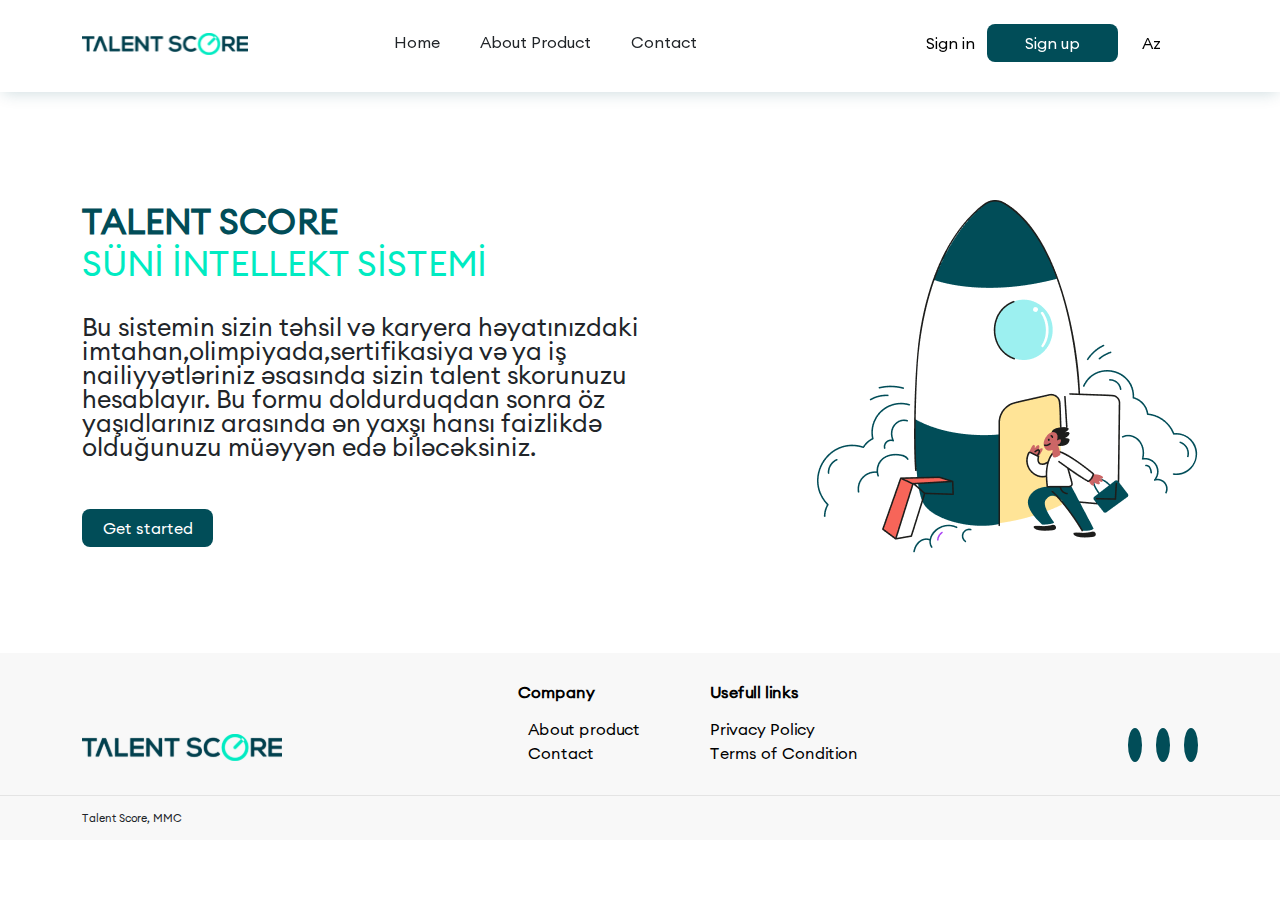
<file: index.html>
<!DOCTYPE html>
<html lang="en">
    <head>
        <meta charset="UTF-8">
        <meta http-equiv="X-UA-Compatible" content="IE=edge">
        <meta name="viewport" content="width=device-width, initial-scale=1.0">
        <meta name="author" content="BrandyBox">
        <meta name="description" content="Talent-Score">
        <meta name="keywords" content="Talent - TalentScore">
        <meta name="robots" content="INDEX,FOLLOW">
        <!-- Favicon -->
        <!-- Bootstrap link -->
        <link rel="stylesheet" href="lib/bootstrap-5.2.0-beta1-dist/css/bootstrap.min.css">
        <!-- Fontawsome link -->
        <link
            rel="stylesheet"
            href="https://cdnjs.cloudflare.com/ajax/libs/font-awesome/6.1.0/css/all.min.css"
            integrity="sha512-10/jx2EXwxxWqCLX/hHth/vu2KY3jCF70dCQB8TSgNjbCVAC/8vai53GfMDrO2Emgwccf2pJqxct9ehpzG+MTw=="
            crossorigin="anonymous"
            referrerpolicy="no-referrer"
        >
        <link rel="stylesheet" href="css/main.min.css">
        <title>Talent Score</title>
    </head>
    <body class="body">
        <div class="overlay_leftsidebar"></div>
        <!-------------------------------------------- Header-section ---------------------------------------------->
        <header class="header" id="header">
            <div class="navbar-desktop">
                <div class="container">
                    <div class="row">
                        <div class=" col-xl-2 col-lg-2 col-md-2">
                            <div class="logo">
                                <a href="index.html">
                                    <img src="assets/images/logo 1.svg" alt="">
                                </a>
                            </div>
                        </div>
                        <div class="col-xl-6 col-lg-6 col-md-5 ">
                            <ul class="nav-list">
                                <li class="list">
                                    <a class="nav-link" href="index.html">Home</a>
                                </li>
                                <li class="list">
                                    <a class="nav-link" href="about.html">About Product</a>
                                </li>
                                <li class="list">
                                    <a class="nav-link" href="contact.html">Contact</a>
                                </li>
                            </ul>
                        </div>
                        <div class="col-xl-4 col-lg-4 col-md-5">
                            <div class="nav-right">
                                <div class="nav-btns">
                                    <a class="sign-in" href="login.html">Sign in</a>
                                    <a class="sign-up btn--primary" href="register.html">Sign up</a>
                                </div>
                                <ul class="right-lists">
                                    <li class="lang-list">
                                        <div class="dropdown">
                                            <a
                                                class="btn btn-secondary dropdown-toggle btn-lang"
                                                href="#"
                                                role="button"
                                                id="dropdownMenuLink"
                                                data-bs-toggle="dropdown"
                                                aria-expanded="false"
                                            >
                                                <span>Az</span>
                                                <i class="fa-solid fa-chevron-down chevron-language"></i>
                                            </a>
                                            <ul class="dropdown-menu" aria-labelledby="dropdownMenuLink">
                                                <li>
                                                    <a class="dropdown-item" href="#">En</a>
                                                </li>
                                                <li>
                                                    <a class="dropdown-item" href="#">Ru</a>
                                                </li>
                                            </ul>
                                        </div>
                                    </li>
                                </ul>
                            </div>
                        </div>
                    </div>
                </div>
            </div>
            <!---------------------------------------------- Mobile nav menu  ------------------------------------->
            <div class="navbar-mobile ">
                <div class="container">
                    <div class="mobile-nav-wrapper">
                        <div class="menu-bar">
                            <i class="fa-solid fa-bars"></i>
                        </div>
                        <div class="logo">
                            <a href="index.html">
                                <img src="assets/images/logo 1.svg" alt="">
                            </a>
                        </div>
                        <ul class="right-lists">
                            <li class="lang-list">
                                <div class="dropdown">
                                    <a
                                        class="btn btn-secondary dropdown-toggle btn-lang"
                                        href="#"
                                        role="button"
                                        id="dropdownMenuLink"
                                        data-bs-toggle="dropdown"
                                        aria-expanded="false"
                                    >
                                        <span>Az</span>
                                        <i class="fa-solid fa-chevron-down chevron-language"></i>
                                    </a>
                                    <ul class="dropdown-menu" aria-labelledby="dropdownMenuLink">
                                        <li>
                                            <a class="dropdown-item" href="#">En</a>
                                        </li>
                                        <li>
                                            <a class="dropdown-item" href="#">Ru</a>
                                        </li>
                                    </ul>
                                </div>
                            </li>
                        </ul>
                    </div>
                    <div class="navlist-mobile">
                        <ul class="nav-list">
                            <li class="list">
                                <a class="nav-link" href="index.html">Home</a>
                            </li>
                            <li class="list">
                                <a class="nav-link" href="about.html">About Product</a>
                            </li>
                            <li class="list">
                                <a class="nav-link" href="contact.html">Contact</a>
                            </li>
                        </ul>
                        <div class="nav-btns">
                            <a class="sign-in" href="login.html">Sign in</a>
                            <a class="sign-up btn--primary" href="register.html">Sign up</a>
                        </div>
                    </div>
                </div>
            </div>
        </header>
        <main>
            <!------------------------------------ Start Introductions Banner section --------------------------------------->
            <section class="banner pt-200 pb-100">
                <div class="container">
                    <div class="row justify-content-between">
                        <div class="col-lg-7 col-md-8 col-sm-12 ">
                            <div class="banner-left">
                                <h1 class="banner-title">Talent Score</h1>
                                <h1 class="banner-sub-title">Sünİ İntellekt Sİstemİ</h1>
                                <div class="content">
                                    <p class="banner-text">
                                        Bu sistemin sizin təhsil və karyera həyatınızdaki imtahan,olimpiyada,sertifikasiya və ya iş nailiyyətləriniz əsasında sizin talent skorunuzu hesablayır. Bu formu doldurduqdan sonra öz yaşıdlarınız arasında ən yaxşı hansı faizlikdə olduğunuzu müəyyən edə biləcəksiniz.
                                    </p>
                                </div>
                                <a class="banner-btn btn--primary" href="#">Get started</a>
                            </div>
                        </div>
                        <div class="col-lg-5 col-md-4 col-sm-12">
                            <div class="banner-right">
                                <img src="assets/images/banner-photo.png" alt="">
                            </div>
                        </div>
                    </div>
                </div>
            </section>
        </main>
        <footer class="mt-170">
            <div class="footer-top">
                <div class="container">
                    <div class="row">
                        <div class="col-lg-3 col-md-3  col-12">
                            <div class="logo">
                                <a href="index.html">
                                    <img src="assets/images/logo 1.svg" alt="">
                                </a>
                            </div>
                        </div>
                        <div class="col-lg-7 col-md-7  col-12">
                            <div class="links-wrapper">
                                <div class="links">
                                    <h2 class="title">Company</h2>
                                    <ul class="lists">
                                        <li class="list">
                                            <i class="fa-solid fa-angle-right"></i>
                                            <a class="link" href="about.html">About product</a>
                                        </li>
                                        <li class="list">
                                            <i class="fa-solid fa-angle-right"></i>
                                            <a class="link" href="contact.html">Contact</a>
                                        </li>
                                        <!-- <li class="list">
                                            <i class="fa-solid fa-angle-right"></i>
                                            <a class="link" href="login.html">Login</a>
                                        </li>
                                        <li class="list">
                                            <i class="fa-solid fa-angle-right"></i>
                                            <a class="link" href="register.html">Register</a>
                                        </li> -->
                                    </ul>
                                </div>
                                <div class="links">
                                    <h2 class="title">Usefull links</h2>
                                    <ul class="lists">
                                        <li class="list">
                                            <a class="link" href="#">Privacy Policy</a>
                                        </li>
                                        <li class="list">
                                            <a class="link" href="#">Terms of Condition</a>
                                        </li>
                                    </ul>
                                </div>
                            </div>
                        </div>
                        <div class="col-lg-2 col-md-2  col-12">
                            <ul class="social-icons">
                                <li class="social-list">
                                    <a class="social-link" href="">
                                        <i class="fa-brands fa-facebook-f"></i>
                                    </a>
                                </li>
                                <li class="social-list">
                                    <a class="social-link" href="">
                                        <i class="fa-brands fa-instagram"></i>
                                    </a>
                                </li>
                                <li class="social-list">
                                    <a class="social-link" href="">
                                        <i class="fa-brands fa-linkedin-in"></i>
                                    </a>
                                </li>
                            </ul>
                        </div>
                    </div>
                </div>
            </div>
            <div class="footer-bottom">
                <div class="container">
                    <p>Talent Score, MMC</p>
                </div>
            </div>
        </footer>
        <!-- <div class="container">
            <div class="scrollto-top" id="scroll-up">
                <i class="fa-solid fa-angle-up"></i>
            </div>
        </div> -->
        <script src="lib/jquery/jquery-3.6.0.min.js"></script>
        <script src="lib/bootstrap-5.2.0-beta1-dist/js/bootstrap.bundle.min.js"></script>
        <script src="js/script.js"></script>
    </body>
</html>
</file>
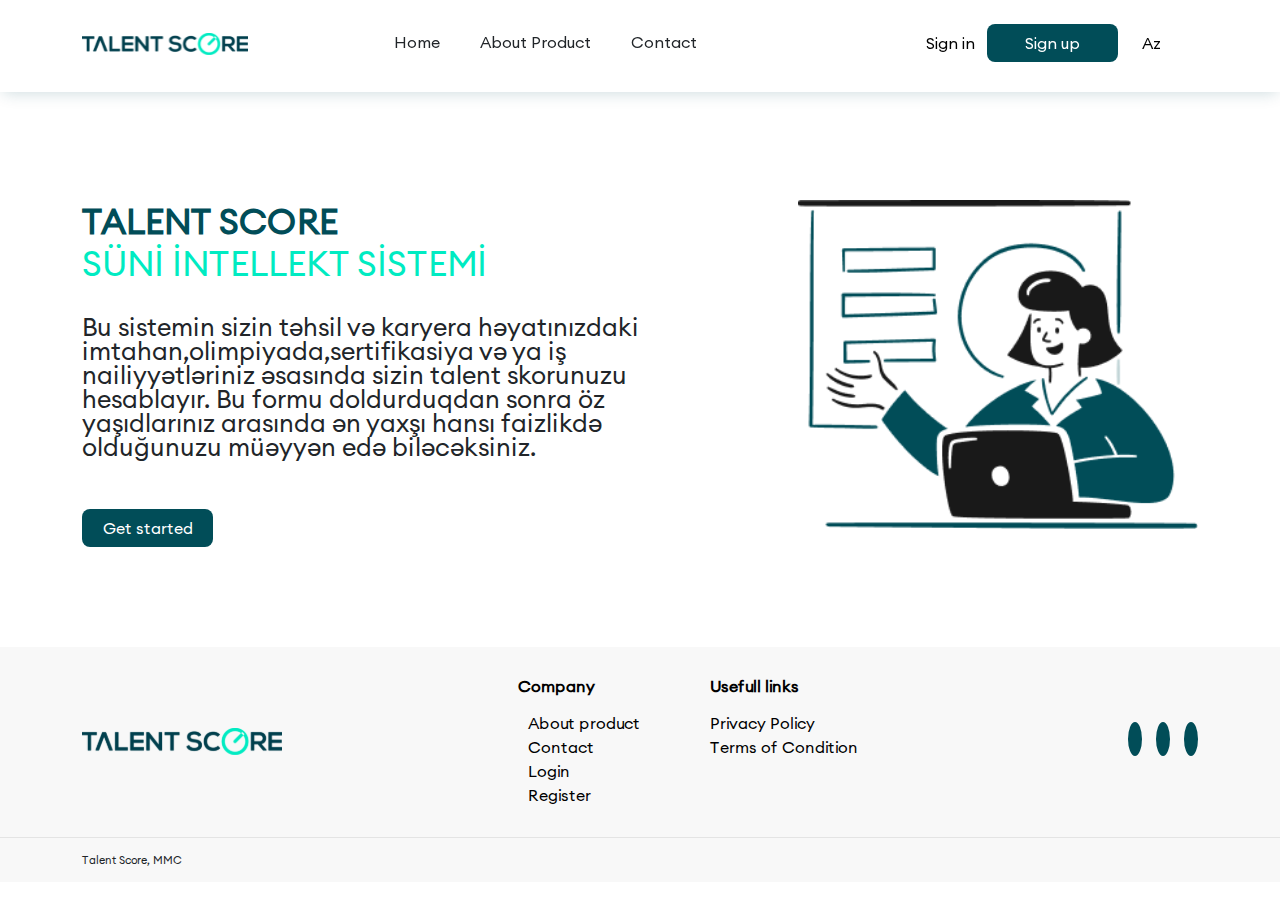
<file: about.html>
<!DOCTYPE html>
<html lang="en">
    <head>
        <meta charset="UTF-8">
        <meta http-equiv="X-UA-Compatible" content="IE=edge">
        <meta name="viewport" content="width=device-width, initial-scale=1.0">
        <meta name="author" content="BrandyBox">
        <meta name="description" content="Talent- Score">
        <meta name="keywords" content="Talent - TalentScore">
        <meta name="robots" content="INDEX,FOLLOW">
        <!-- Favicon -->
        <!-- Bootstrap link -->
        <link rel="stylesheet" href="lib/bootstrap-5.2.0-beta1-dist/css/bootstrap.min.css">
        <!-- Fontawsome link -->
        <link
            rel="stylesheet"
            href="https://cdnjs.cloudflare.com/ajax/libs/font-awesome/6.1.0/css/all.min.css"
            integrity="sha512-10/jx2EXwxxWqCLX/hHth/vu2KY3jCF70dCQB8TSgNjbCVAC/8vai53GfMDrO2Emgwccf2pJqxct9ehpzG+MTw=="
            crossorigin="anonymous"
            referrerpolicy="no-referrer"
        >
        <link rel="stylesheet" href="css/main.min.css">
        <title>Talent Score</title>
    </head>
    <body class="body">
        <div class="overlay_leftsidebar"></div>
        <!-------------------------------------------- Header-section ---------------------------------------------->
        <header class="header" id="header">
            <div class="navbar-desktop">
                <div class="container">
                    <div class="row">
                        <div class="col-lg-2 col-md-2">
                            <div class="logo">
                                <a href="index.html">
                                    <img src="assets/images/logo 1.svg" alt="">
                                </a>
                            </div>
                        </div>
                        <div class="col-lg-6 col-md-5 ">
                            <ul class="nav-list">
                                <li class="list">
                                    <a class="nav-link" href="index.html">Home</a>
                                </li>
                                <li class="list">
                                    <a class="nav-link" href="about.html">About Product</a>
                                </li>
                                <li class="list">
                                    <a class="nav-link" href="contact.html">Contact</a>
                                </li>
                            </ul>
                        </div>
                        <div class="col-lg-4 col-md-5">
                            <div class="nav-right">
                                <div class="nav-btns">
                                    <a class="sign-in" href="login.html">Sign in</a>
                                    <a class="sign-up btn--primary" href="register.html">Sign up</a>
                                </div>
                                <ul class="right-lists">
                                    <li class="lang-list">
                                        <div class="dropdown">
                                            <a
                                                class="btn btn-secondary dropdown-toggle btn-lang"
                                                href="#"
                                                role="button"
                                                id="dropdownMenuLink"
                                                data-bs-toggle="dropdown"
                                                aria-expanded="false"
                                            >
                                                <span>Az</span>
                                                <i class="fa-solid fa-chevron-down chevron-language"></i>
                                            </a>
                                            <ul class="dropdown-menu" aria-labelledby="dropdownMenuLink">
                                                <li>
                                                    <a class="dropdown-item" href="#">En</a>
                                                </li>
                                                <li>
                                                    <a class="dropdown-item" href="#">Ru</a>
                                                </li>
                                            </ul>
                                        </div>
                                    </li>
                                </ul>
                            </div>
                        </div>
                    </div>
                </div>
            </div>
            <!---------------------------------------------- Mobile nav menu  ------------------------------------->
            <div class="navbar-mobile ">
                <div class="container">
                    <div class="mobile-nav-wrapper">
                        <div class="menu-bar">
                            <i class="fa-solid fa-bars"></i>
                        </div>
                        <div class="logo">
                            <a href="index.html">
                                <img src="assets/images/logo 1.svg" alt="">
                            </a>
                        </div>
                        <ul class="right-lists">
                            <li class="lang-list">
                                <div class="dropdown">
                                    <a
                                        class="btn btn-secondary dropdown-toggle btn-lang"
                                        href="#"
                                        role="button"
                                        id="dropdownMenuLink"
                                        data-bs-toggle="dropdown"
                                        aria-expanded="false"
                                    >
                                        <span>Az</span>
                                        <i class="fa-solid fa-chevron-down chevron-language"></i>
                                    </a>
                                    <ul class="dropdown-menu" aria-labelledby="dropdownMenuLink">
                                        <li>
                                            <a class="dropdown-item" href="#">En</a>
                                        </li>
                                        <li>
                                            <a class="dropdown-item" href="#">Ru</a>
                                        </li>
                                    </ul>
                                </div>
                            </li>
                        </ul>
                    </div>
                    <div class="navlist-mobile">
                        <ul class="nav-list">
                            <li class="list">
                                <a class="nav-link" href="index.html">Home</a>
                            </li>
                            <li class="list">
                                <a class="nav-link" href="about.html">About Product</a>
                            </li>
                            <li class="list">
                                <a class="nav-link" href="contact.html">Contact</a>
                            </li>
                        </ul>
                        <div class="nav-btns">
                            <a class="sign-in" href="login.html">Sign in</a>
                            <a class="sign-up btn--primary" href="register.html">Sign up</a>
                        </div>
                    </div>
                </div>
            </div>
        </header>
        <main>
            <!------------------------------------ Start Introductions Banner section --------------------------------------->
            <section class="banner about pt-200 pb-100">
                <div class="container">
                    <div class="row justify-content-between">
                        <div class="col-lg-7 col-md-8 col-sm-12 ">
                            <div class="banner-left">
                                <h1 class="banner-title">Talent Score</h1>
                                <h1 class="banner-sub-title">Sünİ İntellekt Sİstemİ</h1>
                                <div class="content">
                                    <p class="banner-text">
                                        Bu sistemin sizin təhsil və karyera həyatınızdaki imtahan,olimpiyada,sertifikasiya və ya iş nailiyyətləriniz əsasında sizin talent skorunuzu hesablayır. Bu formu doldurduqdan sonra öz yaşıdlarınız arasında ən yaxşı hansı faizlikdə olduğunuzu müəyyən edə biləcəksiniz.
                                    </p>
                                </div>
                                <a class="banner-btn btn--primary" href="#">Get started</a>
                            </div>
                        </div>
                        <div class="col-lg-5 col-md-4 col-sm-12">
                            <div class="banner-right">
                                <img src="assets/images/about.png" alt="">
                            </div>
                        </div>
                    </div>
                </div>
            </section>
        </main>
        <footer class="mt-170">
            <div class="footer-top">
                <div class="container">
                    <div class="row">
                        <div class="col-lg-3 col-md-3  col-12">
                            <div class="logo">
                                <a href="index.html">
                                    <img src="assets/images/logo 1.svg" alt="">
                                </a>
                            </div>
                        </div>
                        <div class="col-lg-7 col-md-7  col-12">
                            <div class="links-wrapper">
                                <div class="links">
                                    <h2 class="title">Company</h2>
                                    <ul class="lists">
                                        <li class="list">
                                            <i class="fa-solid fa-angle-right"></i>
                                            <a class="link" href="about.html">About product</a>
                                        </li>
                                        <li class="list">
                                            <i class="fa-solid fa-angle-right"></i>
                                            <a class="link" href="contact.html">Contact</a>
                                        </li>
                                        <li class="list">
                                            <i class="fa-solid fa-angle-right"></i>
                                            <a class="link" href="login.html">Login</a>
                                        </li>
                                        <li class="list">
                                            <i class="fa-solid fa-angle-right"></i>
                                            <a class="link" href="register.html">Register</a>
                                        </li>
                                    </ul>
                                </div>
                                <div class="links">
                                    <h2 class="title">Usefull links</h2>
                                    <ul class="lists">
                                        <li class="list">
                                            <a class="link" href="#">Privacy Policy</a>
                                        </li>
                                        <li class="list">
                                            <a class="link" href="#">Terms of Condition</a>
                                        </li>
                                    </ul>
                                </div>
                            </div>
                        </div>
                        <div class="col-lg-2 col-md-2  col-12">
                            <ul class="social-icons">
                                <li class="social-list">
                                    <a class="social-link" href="">
                                        <i class="fa-brands fa-facebook-f"></i>
                                    </a>
                                </li>
                                <li class="social-list">
                                    <a class="social-link" href="">
                                        <i class="fa-brands fa-instagram"></i>
                                    </a>
                                </li>
                                <li class="social-list">
                                    <a class="social-link" href="">
                                        <i class="fa-brands fa-linkedin-in"></i>
                                    </a>
                                </li>
                            </ul>
                        </div>
                    </div>
                </div>
            </div>
            <div class="footer-bottom">
                <div class="container">
                    <p>Talent Score, MMC</p>
                </div>
            </div>
        </footer>
        <!-- <div class="container">
            <div class="scrollto-top" id="scroll-up">
                <i class="fa-solid fa-angle-up"></i>
            </div>
        </div> -->
        <script src="lib/jquery/jquery-3.6.0.min.js"></script>
        <script src="lib/bootstrap-5.2.0-beta1-dist/js/bootstrap.bundle.min.js"></script>
        <script src="js/script.js"></script>
    </body>
</html>
</file>
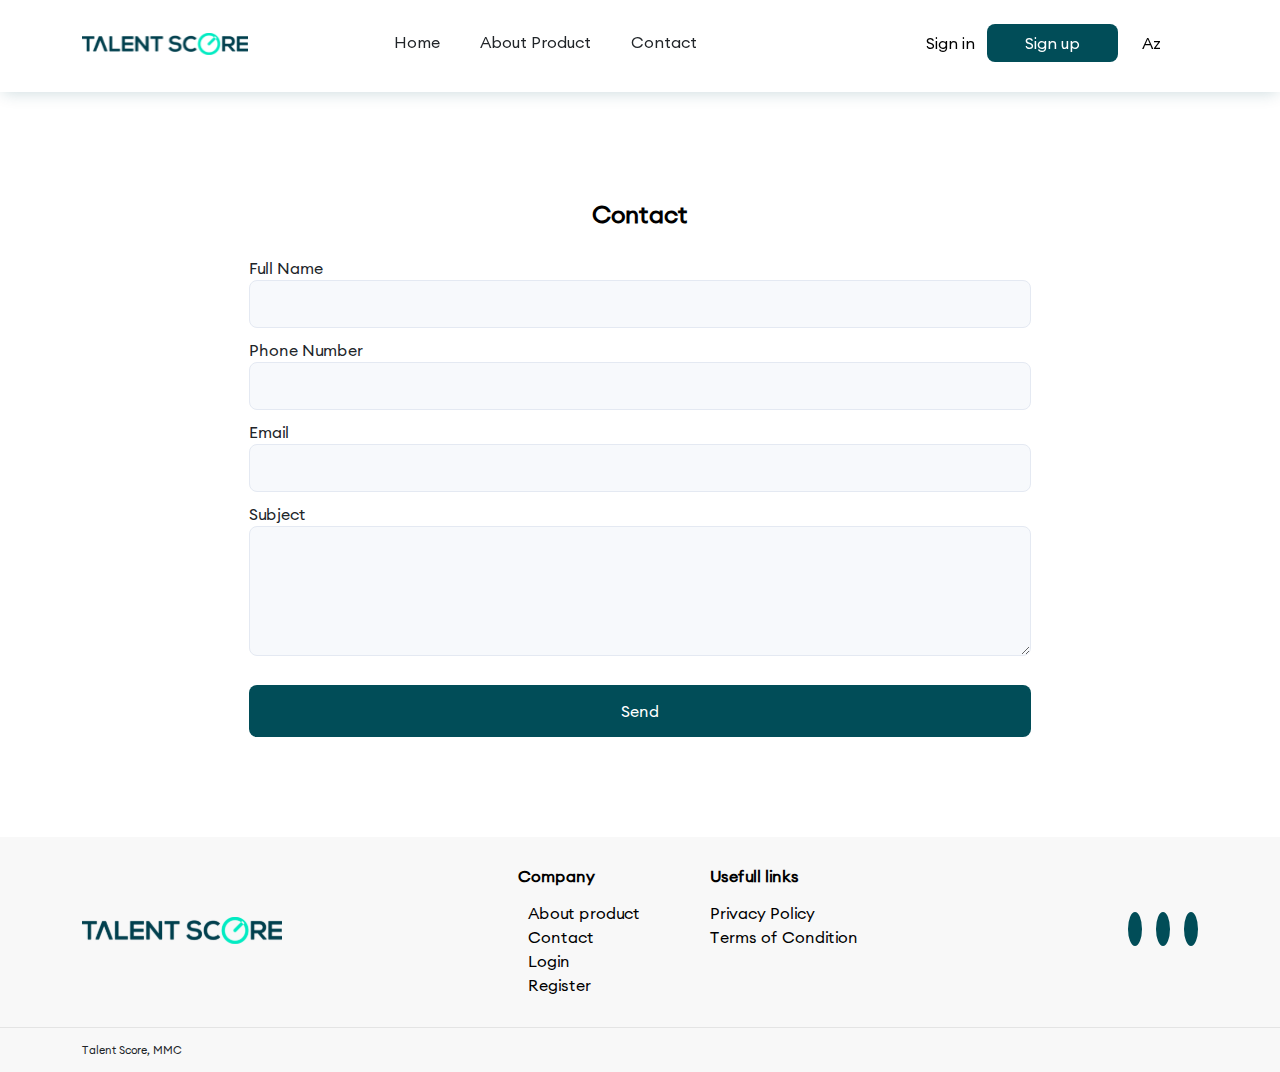
<file: contact.html>
<!DOCTYPE html>
<html lang="en">
    <head>
        <meta charset="UTF-8">
        <meta http-equiv="X-UA-Compatible" content="IE=edge">
        <meta name="viewport" content="width=device-width, initial-scale=1.0">
        <meta name="author" content="BrandyBox">
        <meta name="description" content="Talent- Score">
        <meta name="keywords" content="Talent - TalentScore">
        <meta name="robots" content="INDEX,FOLLOW">
        <!-- Favicon -->
        <!-- Bootstrap link -->
        <link rel="stylesheet" href="lib/bootstrap-5.2.0-beta1-dist/css/bootstrap.min.css">
        <!-- Fontawsome link -->
        <link
            rel="stylesheet"
            href="https://cdnjs.cloudflare.com/ajax/libs/font-awesome/6.1.0/css/all.min.css"
            integrity="sha512-10/jx2EXwxxWqCLX/hHth/vu2KY3jCF70dCQB8TSgNjbCVAC/8vai53GfMDrO2Emgwccf2pJqxct9ehpzG+MTw=="
            crossorigin="anonymous"
            referrerpolicy="no-referrer"
        >
        <link rel="stylesheet" href="css/main.min.css">
        <title>Talent Score</title>
    </head>
    <body class="body">
        <div class="overlay_leftsidebar"></div>
        <!-------------------------------------------- Header-section ---------------------------------------------->
        <header class="header" id="header">
            <div class="navbar-desktop">
                <div class="container">
                    <div class="row">
                        <div class="col-lg-2 col-md-2">
                            <div class="logo">
                                <a href="index.html">
                                    <img src="assets/images/logo 1.svg" alt="">
                                </a>
                            </div>
                        </div>
                        <div class="col-lg-6 col-md-5 ">
                            <ul class="nav-list">
                                <li class="list">
                                    <a class="nav-link" href="index.html">Home</a>
                                </li>
                                <li class="list">
                                    <a class="nav-link" href="about.html">About Product</a>
                                </li>
                                <li class="list">
                                    <a class="nav-link" href="contact.html">Contact</a>
                                </li>
                            </ul>
                        </div>
                        <div class="col-lg-4 col-md-5">
                            <div class="nav-right">
                                <div class="nav-btns">
                                    <a class="sign-in" href="login.html">Sign in</a>
                                    <a class="sign-up btn--primary" href="register.html">Sign up</a>
                                </div>
                                <ul class="right-lists">
                                    <li class="lang-list">
                                        <div class="dropdown">
                                            <a
                                                class="btn btn-secondary dropdown-toggle btn-lang"
                                                href="#"
                                                role="button"
                                                id="dropdownMenuLink"
                                                data-bs-toggle="dropdown"
                                                aria-expanded="false"
                                            >
                                                <span>Az</span>
                                                <i class="fa-solid fa-chevron-down chevron-language"></i>
                                            </a>
                                            <ul class="dropdown-menu" aria-labelledby="dropdownMenuLink">
                                                <li>
                                                    <a class="dropdown-item" href="#">En</a>
                                                </li>
                                                <li>
                                                    <a class="dropdown-item" href="#">Ru</a>
                                                </li>
                                            </ul>
                                        </div>
                                    </li>
                                </ul>
                            </div>
                        </div>
                    </div>
                </div>
            </div>
            <!---------------------------------------------- Mobile nav menu  ------------------------------------->
            <div class="navbar-mobile ">
                <div class="container">
                    <div class="mobile-nav-wrapper">
                        <div class="menu-bar">
                            <i class="fa-solid fa-bars"></i>
                        </div>
                        <div class="logo">
                            <a href="index.html">
                                <img src="assets/images/logo 1.svg" alt="">
                            </a>
                        </div>
                        <ul class="right-lists">
                            <li class="lang-list">
                                <div class="dropdown">
                                    <a
                                        class="btn btn-secondary dropdown-toggle btn-lang"
                                        href="#"
                                        role="button"
                                        id="dropdownMenuLink"
                                        data-bs-toggle="dropdown"
                                        aria-expanded="false"
                                    >
                                        <span>Az</span>
                                        <i class="fa-solid fa-chevron-down chevron-language"></i>
                                    </a>
                                    <ul class="dropdown-menu" aria-labelledby="dropdownMenuLink">
                                        <li>
                                            <a class="dropdown-item" href="#">En</a>
                                        </li>
                                        <li>
                                            <a class="dropdown-item" href="#">Ru</a>
                                        </li>
                                    </ul>
                                </div>
                            </li>
                        </ul>
                    </div>
                    <div class="navlist-mobile">
                        <ul class="nav-list">
                            <li class="list">
                                <a class="nav-link" href="index.html">Home</a>
                            </li>
                            <li class="list">
                                <a class="nav-link" href="about.html">About Product</a>
                            </li>
                            <li class="list">
                                <a class="nav-link" href="contact.html">Contact</a>
                            </li>
                        </ul>
                        <div class="nav-btns">
                            <a class="sign-in" href="login.html">Sign in</a>
                            <a class="sign-up btn--primary" href="register.html">Sign up</a>
                        </div>
                    </div>
                </div>
            </div>
        </header>
        <main>
            <!------------------------------------ Start Introductions Banner section --------------------------------------->
            <section class="contact pt-200 pb-100">
                <div class="container">
                    <div class="row">
                        <div class="col-xl-12-lg-12">
                            <div class="form-wrapper">
                                <h1 class="contact-title">Contact</h1>
                                <div class="contact-form-wrapper">
                                    <form action="">
                                        <label for="">Full Name</label>
                                        <input type="text" class="input">
                                        <label for="">Phone Number</label>
                                        <input type="phone" class="input">
                                        <label for="">Email</label>
                                        <input type="email" class="input">
                                        <label for="">Subject</label>
                                        <textarea name="textarea" id="textarea" class="textarea"></textarea>
                                        <button class="contact-btn btn--secondary">Send</button>
                                    </form>
                                </div>
                            </div>
                        </div>
                    </div>
                </div>
            </section>
        </main>
        <footer class="mt-170">
            <div class="footer-top">
                <div class="container">
                    <div class="row">
                        <div class="col-lg-3 col-md-3  col-12">
                            <div class="logo">
                                <a href="index.html">
                                    <img src="assets/images/logo 1.svg" alt="">
                                </a>
                            </div>
                        </div>
                        <div class="col-lg-7 col-md-7  col-12">
                            <div class="links-wrapper">
                                <div class="links">
                                    <h2 class="title">Company</h2>
                                    <ul class="lists">
                                        <li class="list">
                                            <i class="fa-solid fa-angle-right"></i>
                                            <a class="link" href="about.html">About product</a>
                                        </li>
                                        <li class="list">
                                            <i class="fa-solid fa-angle-right"></i>
                                            <a class="link" href="contact.html">Contact</a>
                                        </li>
                                        <li class="list">
                                            <i class="fa-solid fa-angle-right"></i>
                                            <a class="link" href="login.html">Login</a>
                                        </li>
                                        <li class="list">
                                            <i class="fa-solid fa-angle-right"></i>
                                            <a class="link" href="register.html">Register</a>
                                        </li>
                                    </ul>
                                </div>
                                <div class="links">
                                    <h2 class="title">Usefull links</h2>
                                    <ul class="lists">
                                        <li class="list">
                                            <a class="link" href="#">Privacy Policy</a>
                                        </li>
                                        <li class="list">
                                            <a class="link" href="#">Terms of Condition</a>
                                        </li>
                                    </ul>
                                </div>
                            </div>
                        </div>
                        <div class="col-lg-2 col-md-2  col-12">
                            <ul class="social-icons">
                                <li class="social-list">
                                    <a class="social-link" href="">
                                        <i class="fa-brands fa-facebook-f"></i>
                                    </a>
                                </li>
                                <li class="social-list">
                                    <a class="social-link" href="">
                                        <i class="fa-brands fa-instagram"></i>
                                    </a>
                                </li>
                                <li class="social-list">
                                    <a class="social-link" href="">
                                        <i class="fa-brands fa-linkedin-in"></i>
                                    </a>
                                </li>
                            </ul>
                        </div>
                    </div>
                </div>
            </div>
            <div class="footer-bottom">
                <div class="container">
                    <p>Talent Score, MMC</p>
                </div>
            </div>
        </footer>
        <!-- <div class="container">
            <div class="scrollto-top" id="scroll-up">
                <i class="fa-solid fa-angle-up"></i>
            </div>
        </div> -->
        <script src="lib/jquery/jquery-3.6.0.min.js"></script>
        <script src="lib/bootstrap-5.2.0-beta1-dist/js/bootstrap.bundle.min.js"></script>
        <script src="js/script.js"></script>
    </body>
</html>
</file>
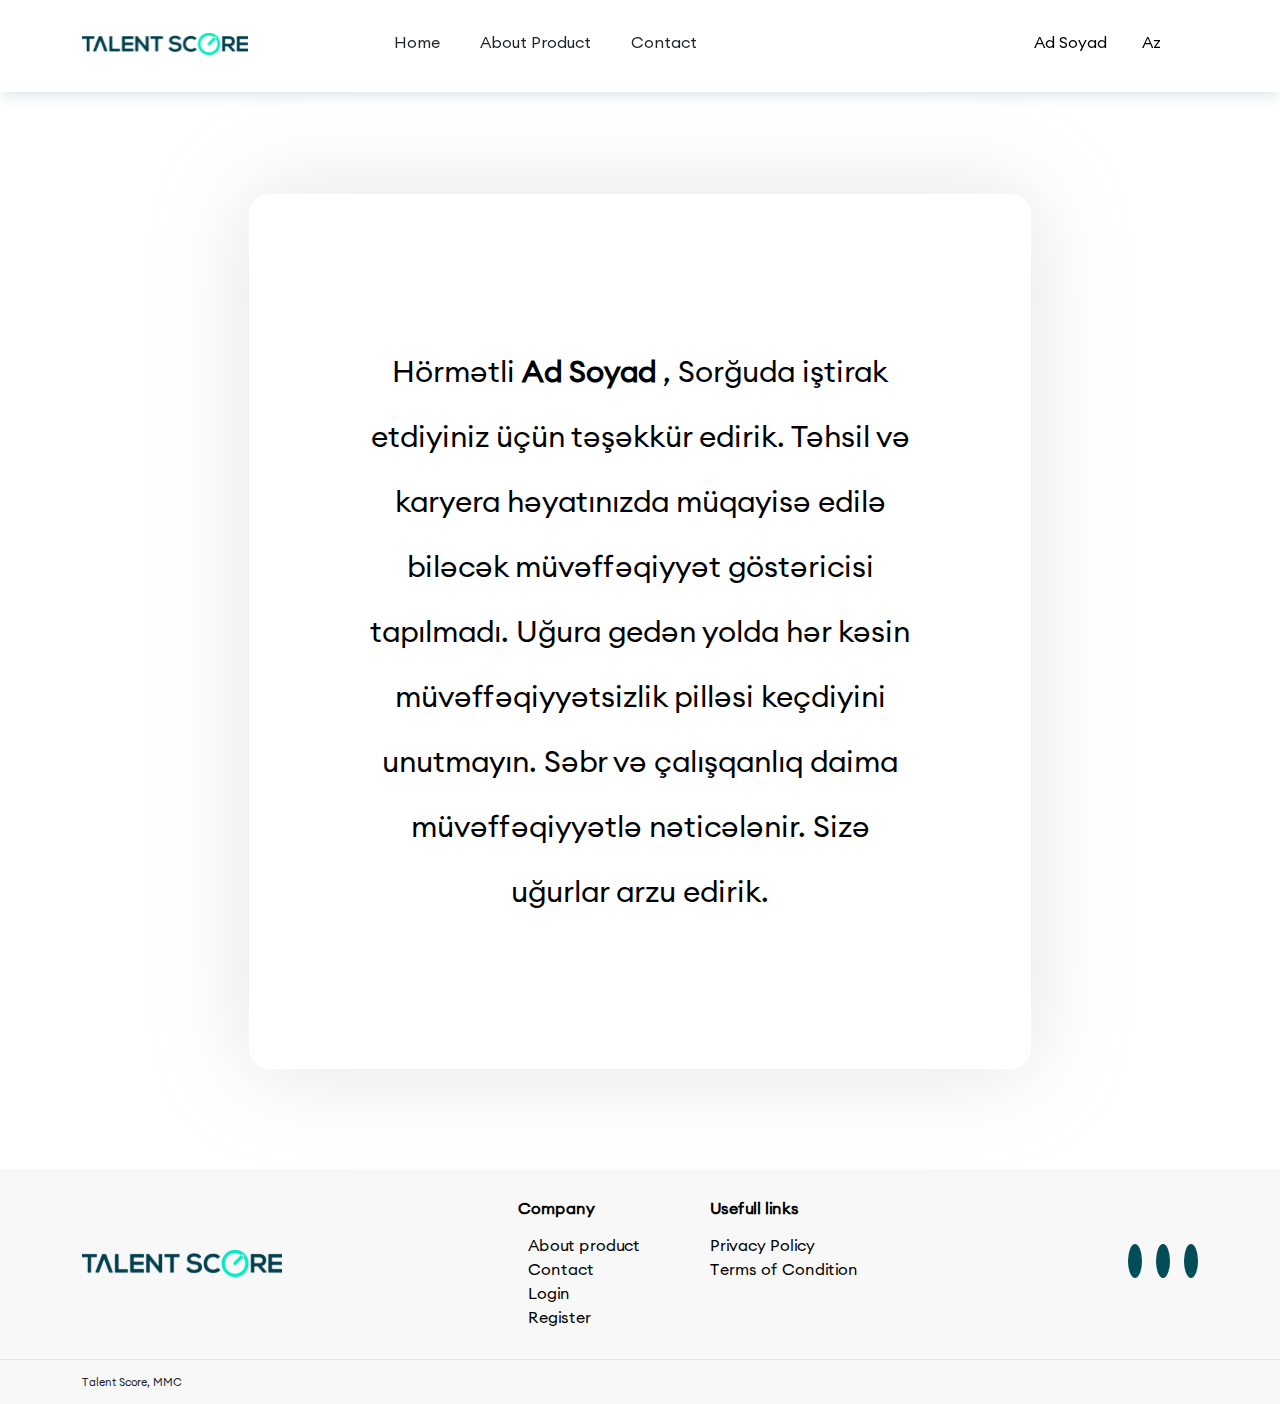
<file: fail.html>
<!DOCTYPE html>
<html lang="en">
    <head>
        <meta charset="UTF-8">
        <meta http-equiv="X-UA-Compatible" content="IE=edge">
        <meta name="viewport" content="width=device-width, initial-scale=1.0">
        <meta name="author" content="BrandyBox">
        <meta name="description" content="Talent- Score">
        <meta name="keywords" content="Talent - TalentScore">
        <meta name="robots" content="INDEX,FOLLOW">
        <!-- Favicon -->
        <!-- Bootstrap link -->
        <link rel="stylesheet" href="lib/bootstrap-5.2.0-beta1-dist/css/bootstrap.min.css">
        <!-- Fontawsome link -->
        <link
            rel="stylesheet"
            href="https://cdnjs.cloudflare.com/ajax/libs/font-awesome/6.1.0/css/all.min.css"
            integrity="sha512-10/jx2EXwxxWqCLX/hHth/vu2KY3jCF70dCQB8TSgNjbCVAC/8vai53GfMDrO2Emgwccf2pJqxct9ehpzG+MTw=="
            crossorigin="anonymous"
            referrerpolicy="no-referrer"
        >
        <link rel="stylesheet" href="css/main.min.css">
        <title>Talent Score</title>
    </head>
    <body class="body">
        <div class="overlay_leftsidebar"></div>
        <!-------------------------------------------- Header-section ---------------------------------------------->
        <header class="header" id="header">
            <div class="navbar-desktop">
                <div class="container">
                    <div class="row">
                        <div class="col-lg-2 col-md-2">
                            <div class="logo">
                                <a href="index.html">
                                    <img src="assets/images/logo 1.svg" alt="">
                                </a>
                            </div>
                        </div>
                        <div class="col-lg-6 col-md-5 ">
                            <ul class="nav-list">
                                <li class="list">
                                    <a class="nav-link" href="index.html">Home</a>
                                </li>
                                <li class="list">
                                    <a class="nav-link" href="about.html">About Product</a>
                                </li>
                                <li class="list">
                                    <a class="nav-link" href="contact.html">Contact</a>
                                </li>
                            </ul>
                        </div>
                        <div class="col-lg-4 col-md-5">
                            <div class="nav-right cabinet-btns">
                                <div class="nav-btns">
                                    <ul class="right-lists">
                                        <li class="lang-list">
                                            <div class="dropdown">
                                                <a
                                                    class="btn btn-secondary dropdown-toggle btn-cabinet"
                                                    href="#"
                                                    role="button"
                                                    id="dropdownMenuLink"
                                                    data-bs-toggle="dropdown"
                                                    aria-expanded="false"
                                                >
                                                    <span>Ad Soyad</span>
                                                    <i class="fa-solid fa-chevron-down chevron-cabinet"></i>
                                                </a>
                                                <ul class="dropdown-menu" aria-labelledby="dropdownMenuLink">
                                                    <li>
                                                        <a class="dropdown-item" href="step-four.html">Nəticə</a>
                                                    </li>
                                                    <li>
                                                        <a class="dropdown-item" href="index.html">Logaout</a>
                                                    </li>
                                                </ul>
                                            </div>
                                        </li>
                                    </ul>
                                </div>
                                <ul class="right-lists">
                                    <li class="lang-list">
                                        <div class="dropdown">
                                            <a
                                                class="btn btn-secondary dropdown-toggle btn-lang"
                                                href="#"
                                                role="button"
                                                id="dropdownMenuLink"
                                                data-bs-toggle="dropdown"
                                                aria-expanded="false"
                                            >
                                                <span>Az</span>
                                                <i class="fa-solid fa-chevron-down chevron-language"></i>
                                            </a>
                                            <ul class="dropdown-menu" aria-labelledby="dropdownMenuLink">
                                                <li>
                                                    <a class="dropdown-item" href="#">En</a>
                                                </li>
                                                <li>
                                                    <a class="dropdown-item" href="#">Ru</a>
                                                </li>
                                            </ul>
                                        </div>
                                    </li>
                                </ul>
                            </div>
                        </div>
                    </div>
                </div>
            </div>
            <!---------------------------------------------- Mobile nav menu  ------------------------------------->
            <div class="navbar-mobile ">
                <div class="container">
                    <div class="mobile-nav-wrapper">
                        <div class="menu-bar">
                            <i class="fa-solid fa-bars"></i>
                        </div>
                        <div class="logo">
                            <a href="index.html">
                                <img src="assets/images/logo 1.svg" alt="">
                            </a>
                        </div>
                        <ul class="right-lists">
                            <li class="lang-list">
                                <div class="dropdown">
                                    <a
                                        class="btn btn-secondary dropdown-toggle btn-lang"
                                        href="#"
                                        role="button"
                                        id="dropdownMenuLink"
                                        data-bs-toggle="dropdown"
                                        aria-expanded="false"
                                    >
                                        <span>Az</span>
                                        <i class="fa-solid fa-chevron-down chevron-language"></i>
                                    </a>
                                    <ul class="dropdown-menu" aria-labelledby="dropdownMenuLink">
                                        <li>
                                            <a class="dropdown-item" href="#">En</a>
                                        </li>
                                        <li>
                                            <a class="dropdown-item" href="#">Ru</a>
                                        </li>
                                    </ul>
                                </div>
                            </li>
                        </ul>
                    </div>
                    <div class="navlist-mobile">
                        <ul class="nav-list">
                            <li class="list">
                                <a class="nav-link" href="index.html">Home</a>
                            </li>
                            <li class="list">
                                <a class="nav-link" href="about.html">About Product</a>
                            </li>
                            <li class="list">
                                <a class="nav-link" href="contact.html">Contact</a>
                            </li>
                        </ul>
                        <div class="nav-btns">
                            <ul class="right-lists">
                                <li class="lang-list">
                                    <div class="dropdown">
                                        <a
                                            class="btn btn-secondary dropdown-toggle btn-cabinet"
                                            href="#"
                                            role="button"
                                            id="dropdownMenuLink"
                                            data-bs-toggle="dropdown"
                                            aria-expanded="false"
                                        >
                                            <span>Ad Soyad</span>
                                            <i class="fa-solid fa-chevron-down chevron-cabinet"></i>
                                        </a>
                                        <ul class="dropdown-menu" aria-labelledby="dropdownMenuLink">
                                            <li>
                                                <a class="dropdown-item" href="step-four.html">Nəticə</a>
                                            </li>
                                            <li>
                                                <a class="dropdown-item" href="index.html">Logaout</a>
                                            </li>
                                        </ul>
                                    </div>
                                </li>
                            </ul>
                        </div>
                    </div>
                </div>
            </div>
        </header>
        <main>
            <!------------------------------------ Start Step-one section --------------------------------------->
            <section class="steps step-four fail pb-100">
                <div class="container">
                    <div class="form-wrapper">
                        <h1 class="text-area fail-text">
                            Hörmətli
                            <span class="name">Ad</span>
                            <span class="surname">Soyad</span>
                            ,
                            Sorğuda iştirak etdiyiniz üçün təşəkkür edirik.
Təhsil və karyera həyatınızda müqayisə edilə biləcək müvəffəqiyyət göstəricisi tapılmadı. Uğura gedən yolda hər kəsin müvəffəqiyyətsizlik pilləsi keçdiyini unutmayın. Səbr və çalışqanlıq daima müvəffəqiyyətlə nəticələnir.
Sizə uğurlar arzu edirik.
                        </h1>
                       
                    </div>
                </div>
            </section>
        </main>
        <footer class="mt-170">
            <div class="footer-top">
                <div class="container">
                    <div class="row">
                        <div class="col-lg-3 col-md-3  col-12">
                            <div class="logo">
                                <a href="index.html">
                                    <img src="assets/images/logo 1.svg" alt="">
                                </a>
                            </div>
                        </div>
                        <div class="col-lg-7 col-md-7  col-12">
                            <div class="links-wrapper">
                                <div class="links">
                                    <h2 class="title">Company</h2>
                                    <ul class="lists">
                                        <li class="list">
                                            <i class="fa-solid fa-angle-right"></i>
                                            <a class="link" href="about.html">About product</a>
                                        </li>
                                        <li class="list">
                                            <i class="fa-solid fa-angle-right"></i>
                                            <a class="link" href="contact.html">Contact</a>
                                        </li>
                                        <li class="list">
                                            <i class="fa-solid fa-angle-right"></i>
                                            <a class="link" href="login.html">Login</a>
                                        </li>
                                        <li class="list">
                                            <i class="fa-solid fa-angle-right"></i>
                                            <a class="link" href="register.html">Register</a>
                                        </li>
                                    </ul>
                                </div>
                                <div class="links">
                                    <h2 class="title">Usefull links</h2>
                                    <ul class="lists">
                                        <li class="list">
                                            <a class="link" href="#">Privacy Policy</a>
                                        </li>
                                        <li class="list">
                                            <a class="link" href="#">Terms of Condition</a>
                                        </li>
                                    </ul>
                                </div>
                            </div>
                        </div>
                        <div class="col-lg-2 col-md-2  col-12">
                            <ul class="social-icons">
                                <li class="social-list">
                                    <a class="social-link" href="">
                                        <i class="fa-brands fa-facebook-f"></i>
                                    </a>
                                </li>
                                <li class="social-list">
                                    <a class="social-link" href="">
                                        <i class="fa-brands fa-instagram"></i>
                                    </a>
                                </li>
                                <li class="social-list">
                                    <a class="social-link" href="">
                                        <i class="fa-brands fa-linkedin-in"></i>
                                    </a>
                                </li>
                            </ul>
                        </div>
                    </div>
                </div>
            </div>
            <div class="footer-bottom">
                <div class="container">
                    <p>Talent Score, MMC</p>
                </div>
            </div>
        </footer>
        <!-- <div class="container">
            <div class="scrollto-top" id="scroll-up">
                <i class="fa-solid fa-angle-up"></i>
            </div>
        </div> -->
        <script src="lib/jquery/jquery-3.6.0.min.js"></script>
        <script src="lib/bootstrap-5.2.0-beta1-dist/js/bootstrap.bundle.min.js"></script>
        <script src="js/script.js"></script>
    </body>
</html>
</file>
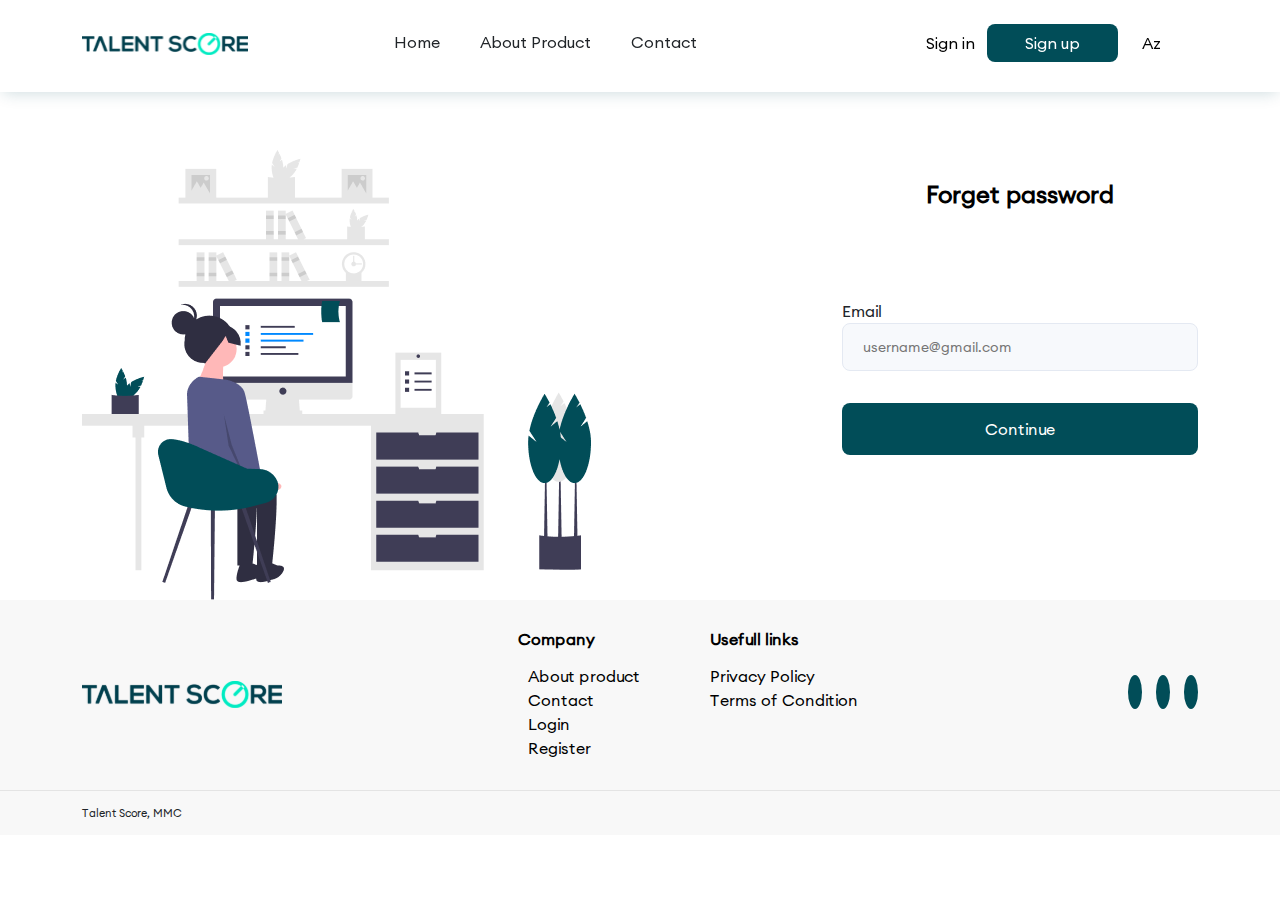
<file: forget-password.html>
<!DOCTYPE html>
<html lang="en">
    <head>
        <meta charset="UTF-8">
        <meta http-equiv="X-UA-Compatible" content="IE=edge">
        <meta name="viewport" content="width=device-width, initial-scale=1.0">
        <meta name="author" content="BrandyBox">
        <meta name="description" content="Talent- Score">
        <meta name="keywords" content="Talent - TalentScore">
        <meta name="robots" content="INDEX,FOLLOW">
        <!-- Favicon -->
        <!-- Bootstrap link -->
        <link rel="stylesheet" href="lib/bootstrap-5.2.0-beta1-dist/css/bootstrap.min.css">
        <!-- Fontawsome link -->
        <link
            rel="stylesheet"
            href="https://cdnjs.cloudflare.com/ajax/libs/font-awesome/6.1.0/css/all.min.css"
            integrity="sha512-10/jx2EXwxxWqCLX/hHth/vu2KY3jCF70dCQB8TSgNjbCVAC/8vai53GfMDrO2Emgwccf2pJqxct9ehpzG+MTw=="
            crossorigin="anonymous"
            referrerpolicy="no-referrer"
        >
        <link rel="stylesheet" href="css/main.min.css">
        <title>Talent Score</title>
    </head>
    <body class="body">
        <div class="overlay_leftsidebar"></div>
        <!-------------------------------------------- Header-section ---------------------------------------------->
        <header class="header" id="header">
            <div class="navbar-desktop">
                <div class="container">
                    <div class="row">
                        <div class="col-lg-2 col-md-2">
                            <div class="logo">
                                <a href="index.html">
                                    <img src="assets/images/logo 1.svg" alt="">
                                </a>
                            </div>
                        </div>
                        <div class="col-lg-6 col-md-5 ">
                            <ul class="nav-list">
                                <li class="list">
                                    <a class="nav-link" href="index.html">Home</a>
                                </li>
                                <li class="list">
                                    <a class="nav-link" href="about.html">About Product</a>
                                </li>
                                <li class="list">
                                    <a class="nav-link" href="contact.html">Contact</a>
                                </li>
                            </ul>
                        </div>
                        <div class="col-lg-4 col-md-5">
                            <div class="nav-right">
                                <div class="nav-btns">
                                    <a class="sign-in" href="login.html">Sign in</a>
                                    <a class="sign-up btn--primary" href="register.html">Sign up</a>
                                </div>
                                <ul class="right-lists">
                                    <li class="lang-list">
                                        <div class="dropdown">
                                            <a
                                                class="btn btn-secondary dropdown-toggle btn-lang"
                                                href="#"
                                                role="button"
                                                id="dropdownMenuLink"
                                                data-bs-toggle="dropdown"
                                                aria-expanded="false"
                                            >
                                                <span>Az</span>
                                                <i class="fa-solid fa-chevron-down chevron-language"></i>
                                            </a>
                                            <ul class="dropdown-menu" aria-labelledby="dropdownMenuLink">
                                                <li>
                                                    <a class="dropdown-item" href="#">En</a>
                                                </li>
                                                <li>
                                                    <a class="dropdown-item" href="#">Ru</a>
                                                </li>
                                            </ul>
                                        </div>
                                    </li>
                                </ul>
                            </div>
                        </div>
                    </div>
                </div>
            </div>
            <!---------------------------------------------- Mobile nav menu  ------------------------------------->
            <div class="navbar-mobile ">
                <div class="container">
                    <div class="mobile-nav-wrapper">
                        <div class="menu-bar">
                            <i class="fa-solid fa-bars"></i>
                        </div>
                        <div class="logo">
                            <a href="index.html">
                                <img src="assets/images/logo 1.svg" alt="">
                            </a>
                        </div>
                        <ul class="right-lists">
                            <li class="lang-list">
                                <div class="dropdown">
                                    <a
                                        class="btn btn-secondary dropdown-toggle btn-lang"
                                        href="#"
                                        role="button"
                                        id="dropdownMenuLink"
                                        data-bs-toggle="dropdown"
                                        aria-expanded="false"
                                    >
                                        <span>Az</span>
                                        <i class="fa-solid fa-chevron-down chevron-language"></i>
                                    </a>
                                    <ul class="dropdown-menu" aria-labelledby="dropdownMenuLink">
                                        <li>
                                            <a class="dropdown-item" href="#">En</a>
                                        </li>
                                        <li>
                                            <a class="dropdown-item" href="#">Ru</a>
                                        </li>
                                    </ul>
                                </div>
                            </li>
                        </ul>
                    </div>
                    <div class="navlist-mobile">
                        <ul class="nav-list">
                            <li class="list">
                                <a class="nav-link" href="index.html">Home</a>
                            </li>
                            <li class="list">
                                <a class="nav-link" href="#">About Product</a>
                            </li>
                            <li class="list">
                                <a class="nav-link" href="contact.html">Contact</a>
                            </li>
                        </ul>
                        <div class="nav-btns">
                            <a class="sign-in" href="login.html">Sign in</a>
                            <a class="sign-up btn--primary" href="register.html">Sign up</a>
                        </div>
                    </div>
                </div>
            </div>
        </header>
        <main>
            <!------------------------------------ Start Introductions Banner section --------------------------------------->
            <section class="login forget-password pt-150">
                <div class="container">
                    <div class="row">
                        <div class="col-lg-8 col-md-7">
                            <div class="login-left">
                                <img src="assets/images/login-register-image.png" alt="">
                            </div>
                        </div>
                        <div class="col-lg-4 col-md-5">
                            <div class="form-wrapper">
                                <h1 class="login-title forget-title">Forget password</h1>
                                <form class="login-form forget-form" action="">
                                    <div class="email-input-wrapper">
                                        <label for="">Email</label>
                                        <input type="email" class="input" placeholder="username@gmail.com">
                                    </div>
                                    <button type="submit" class="login-btn btn--secondary">Continue</button>
                                </form>
                            </div>
                        </div>
                    </div>
                </div>
            </section>
        </main>
        <footer class="mt-170">
            <div class="footer-top">
                <div class="container">
                    <div class="row">
                        <div class="col-lg-3 col-md-3  col-12">
                            <div class="logo">
                                <a href="index.html">
                                    <img src="assets/images/logo 1.svg" alt="">
                                </a>
                            </div>
                        </div>
                        <div class="col-lg-7 col-md-7  col-12">
                            <div class="links-wrapper">
                                <div class="links">
                                    <h2 class="title">Company</h2>
                                    <ul class="lists">
                                        <li class="list">
                                            <i class="fa-solid fa-angle-right"></i>
                                            <a class="link" href="about.html">About product</a>
                                        </li>
                                        <li class="list">
                                            <i class="fa-solid fa-angle-right"></i>
                                            <a class="link" href="contact.html">Contact</a>
                                        </li>
                                        <li class="list">
                                            <i class="fa-solid fa-angle-right"></i>
                                            <a class="link" href="login.html">Login</a>
                                        </li>
                                        <li class="list">
                                            <i class="fa-solid fa-angle-right"></i>
                                            <a class="link" href="register.html">Register</a>
                                        </li>
                                    </ul>
                                </div>
                                <div class="links">
                                    <h2 class="title">Usefull links</h2>
                                    <ul class="lists">
                                        <li class="list">
                                            <a class="link" href="#">Privacy Policy</a>
                                        </li>
                                        <li class="list">
                                            <a class="link" href="#">Terms of Condition</a>
                                        </li>
                                    </ul>
                                </div>
                            </div>
                        </div>
                        <div class="col-lg-2 col-md-2  col-12">
                            <ul class="social-icons">
                                <li class="social-list">
                                    <a class="social-link" href="">
                                        <i class="fa-brands fa-facebook-f"></i>
                                    </a>
                                </li>
                                <li class="social-list">
                                    <a class="social-link" href="">
                                        <i class="fa-brands fa-instagram"></i>
                                    </a>
                                </li>
                                <li class="social-list">
                                    <a class="social-link" href="">
                                        <i class="fa-brands fa-linkedin-in"></i>
                                    </a>
                                </li>
                            </ul>
                        </div>
                    </div>
                </div>
            </div>
            <div class="footer-bottom">
                <div class="container">
                    <p>Talent Score, MMC</p>
                </div>
            </div>
        </footer>
        <!-- <div class="container">
            <div class="scrollto-top" id="scroll-up">
                <i class="fa-solid fa-angle-up"></i>
            </div>
        </div> -->
        <script src="lib/jquery/jquery-3.6.0.min.js"></script>
        <script src="lib/bootstrap-5.2.0-beta1-dist/js/bootstrap.bundle.min.js"></script>
        <script src="js/script.js"></script>
    </body>
</html>
</file>
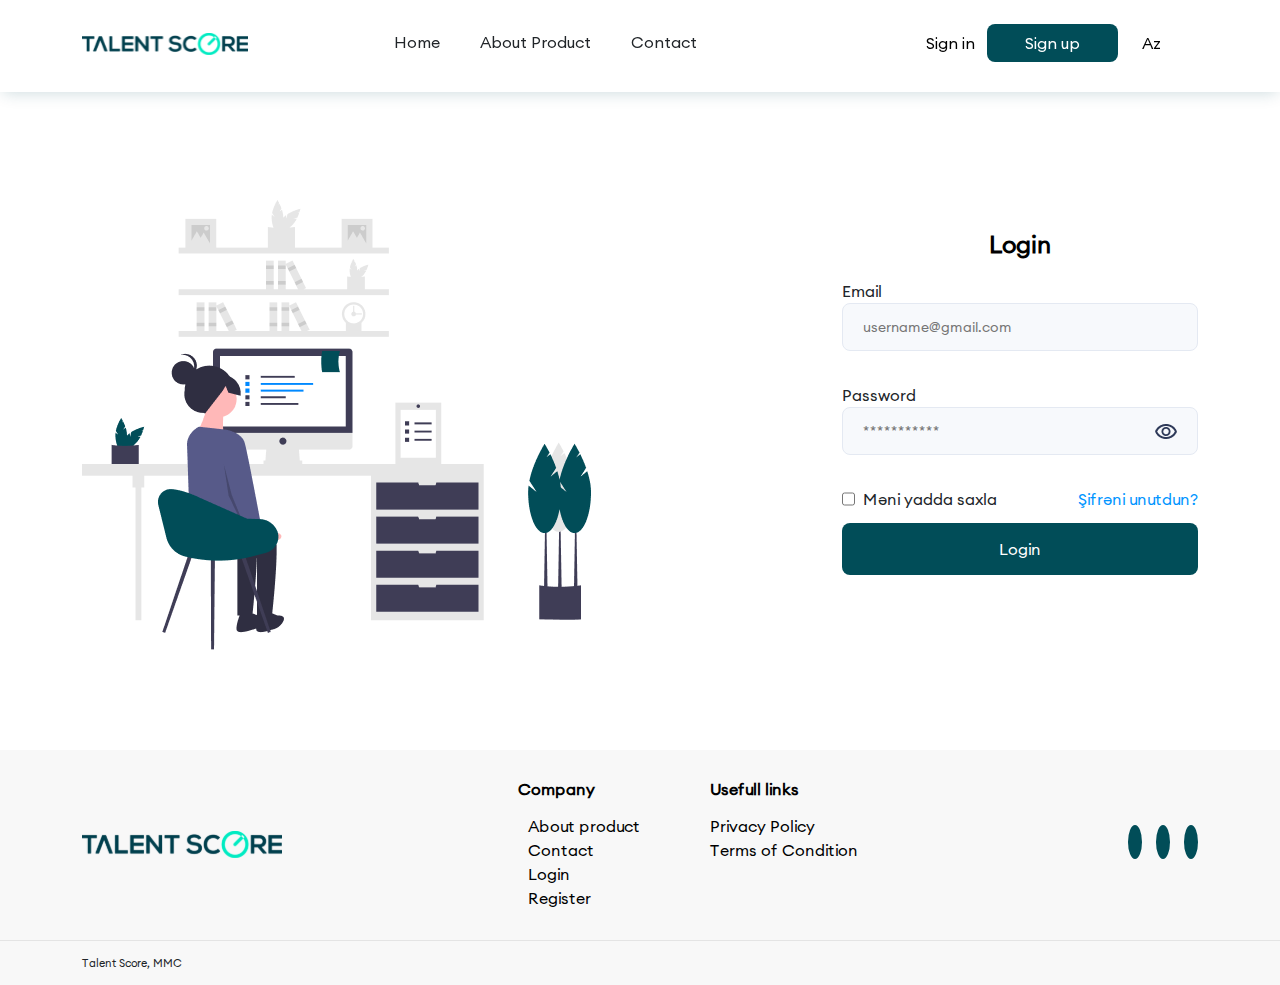
<file: login.html>
<!DOCTYPE html>
<html lang="en">
    <head>
        <meta charset="UTF-8">
        <meta http-equiv="X-UA-Compatible" content="IE=edge">
        <meta name="viewport" content="width=device-width, initial-scale=1.0">
        <meta name="author" content="BrandyBox">
        <meta name="description" content="Talent- Score">
        <meta name="keywords" content="Talent - TalentScore">
        <meta name="robots" content="INDEX,FOLLOW">
        <!-- Favicon -->
        <!-- Bootstrap link -->
        <link rel="stylesheet" href="lib/bootstrap-5.2.0-beta1-dist/css/bootstrap.min.css">
        <!-- Fontawsome link -->
        <link
            rel="stylesheet"
            href="https://cdnjs.cloudflare.com/ajax/libs/font-awesome/6.1.0/css/all.min.css"
            integrity="sha512-10/jx2EXwxxWqCLX/hHth/vu2KY3jCF70dCQB8TSgNjbCVAC/8vai53GfMDrO2Emgwccf2pJqxct9ehpzG+MTw=="
            crossorigin="anonymous"
            referrerpolicy="no-referrer"
        >
        <link rel="stylesheet" href="css/main.min.css">
        <title>Talent Score</title>
    </head>
    <body class="body">
        <div class="overlay_leftsidebar"></div>
        <!-------------------------------------------- Header-section ---------------------------------------------->
        <header class="header" id="header">
            <div class="navbar-desktop">
                <div class="container">
                    <div class="row">
                        <div class="col-lg-2 col-md-2">
                            <div class="logo">
                                <a href="index.html">
                                    <img src="assets/images/logo 1.svg" alt="">
                                </a>
                            </div>
                        </div>
                        <div class="col-lg-6 col-md-5 ">
                            <ul class="nav-list">
                                <li class="list">
                                    <a class="nav-link" href="index.html">Home</a>
                                </li>
                                <li class="list">
                                    <a class="nav-link" href="#">About Product</a>
                                </li>
                                <li class="list">
                                    <a class="nav-link" href="contact.html">Contact</a>
                                </li>
                            </ul>
                        </div>
                        <div class="col-lg-4 col-md-5">
                            <div class="nav-right">
                                <div class="nav-btns">
                                    <a class="sign-in" href="login.html">Sign in</a>
                                    <a class="sign-up btn--primary" href="register.html">Sign up</a>
                                </div>
                                <ul class="right-lists">
                                    <li class="lang-list">
                                        <div class="dropdown">
                                            <a
                                                class="btn btn-secondary dropdown-toggle btn-lang"
                                                href="#"
                                                role="button"
                                                id="dropdownMenuLink"
                                                data-bs-toggle="dropdown"
                                                aria-expanded="false"
                                            >
                                                <span>Az</span>
                                                <i class="fa-solid fa-chevron-down chevron-language"></i>
                                            </a>
                                            <ul class="dropdown-menu" aria-labelledby="dropdownMenuLink">
                                                <li>
                                                    <a class="dropdown-item" href="#">En</a>
                                                </li>
                                                <li>
                                                    <a class="dropdown-item" href="#">Ru</a>
                                                </li>
                                            </ul>
                                        </div>
                                    </li>
                                </ul>
                            </div>
                        </div>
                    </div>
                </div>
            </div>
            <!---------------------------------------------- Mobile nav menu  ------------------------------------->
            <div class="navbar-mobile ">
                <div class="container">
                    <div class="mobile-nav-wrapper">
                        <div class="menu-bar">
                            <i class="fa-solid fa-bars"></i>
                        </div>
                        <div class="logo">
                            <a href="index.html">
                                <img src="assets/images/logo 1.svg" alt="">
                            </a>
                        </div>
                        <ul class="right-lists">
                            <li class="lang-list">
                                <div class="dropdown">
                                    <a
                                        class="btn btn-secondary dropdown-toggle"
                                        href="#"
                                        role="button"
                                        id="dropdownMenuLink"
                                        data-bs-toggle="dropdown"
                                        aria-expanded="false"
                                    >
                                        <span>Az</span>
                                        <i class="fa-solid fa-chevron-down"></i>
                                    </a>
                                    <ul class="dropdown-menu" aria-labelledby="dropdownMenuLink">
                                        <li>
                                            <a class="dropdown-item" href="#">En</a>
                                        </li>
                                        <li>
                                            <a class="dropdown-item" href="#">Ru</a>
                                        </li>
                                    </ul>
                                </div>
                            </li>
                        </ul>
                    </div>
                    <div class="navlist-mobile">
                        <ul class="nav-list">
                            <li class="list">
                                <a class="nav-link" href="index.html">Home</a>
                            </li>
                            <li class="list">
                                <a class="nav-link" href="#">About Product</a>
                            </li>
                            <li class="list">
                                <a class="nav-link" href="contact.html">Contact</a>
                            </li>
                        </ul>
                        <div class="nav-btns">
                            <a class="sign-in" href="login.html">Sign in</a>
                            <a class="sign-up btn--primary" href="register.html">Sign up</a>
                        </div>
                    </div>
                </div>
            </div>
        </header>
        <main>
            <!------------------------------------ Start Introductions Banner section --------------------------------------->
            <section class="login pt-200 pb-100">
                <div class="container">
                    <div class="row">
                        <div class="col-lg-8 col-md-7">
                            <div class="login-left">
                                <img src="assets/images/login-register-image.png" alt="">
                            </div>
                        </div>
                        <div class="col-lg-4 col-md-5">
                            <div class="form-wrapper">
                                <h1 class="login-title">Login</h1>
                                <form class="login-form" action="">
                                    <div class="email-input-wrapper">
                                        <label for="">Email</label>
                                        <input type="email" class="input" placeholder="username@gmail.com">
                                    </div>
                                    <div class="password-input-wrapper">
                                        <label for="">Password</label>
                                        <div class="passinput-wrapper">
                                            <input
                                                type="password"
                                                class="input"
                                                id="logPassword"
                                                placeholder="***********"
                                            >
                                            <span class="eye" id="eye-log">
                                                <img src="assets/icons/eye.png" alt="" id="eyeImageLog">
                                            </span>
                                        </div>
                                    </div>
                                    <div class="save-gorget-wrapper">
                                        <div class="input-save-wrapper">
                                            <input type="checkbox" class="input-checkbox">
                                            <span>Məni yadda saxla</span>
                                        </div>
                                        <a href="forget-password.html" class="forge-question">Şifrəni unutdun?</a>
                                    </div>
                                   
                                        <button type="submit" class="login-btn btn--secondary">Login</button>
                                    
                                </form>
                            </div>
                        </div>
                    </div>
                </div>
            </section>
        </main>
        <footer class="mt-170">
            <div class="footer-top">
                <div class="container">
                    <div class="row">
                        <div class="col-lg-3 col-md-3  col-12">
                            <div class="logo">
                                <a href="index.html">
                                    <img src="assets/images/logo 1.svg" alt="">
                                </a>
                            </div>
                        </div>
                        <div class="col-lg-7 col-md-7  col-12">
                            <div class="links-wrapper">
                                <div class="links">
                                    <h2 class="title">Company</h2>
                                    <ul class="lists">
                                        <li class="list">
                                            <i class="fa-solid fa-angle-right"></i>
                                            <a class="link" href="about.html">About product</a>
                                        </li>
                                        <li class="list">
                                            <i class="fa-solid fa-angle-right"></i>
                                            <a class="link" href="contact.html">Contact</a>
                                        </li>
                                        <li class="list">
                                            <i class="fa-solid fa-angle-right"></i>
                                            <a class="link" href="login.html">Login</a>
                                        </li>
                                        <li class="list">
                                            <i class="fa-solid fa-angle-right"></i>
                                            <a class="link" href="register.html">Register</a>
                                        </li>
                                    </ul>
                                </div>
                                <div class="links">
                                    <h2 class="title">Usefull links</h2>
                                    <ul class="lists">
                                        <li class="list">
                                            <a class="link" href="#">Privacy Policy</a>
                                        </li>
                                        <li class="list">
                                            <a class="link" href="#">Terms of Condition</a>
                                        </li>
                                    </ul>
                                </div>
                            </div>
                        </div>
                        <div class="col-lg-2 col-md-2  col-12">
                            <ul class="social-icons">
                                <li class="social-list">
                                    <a class="social-link" href="">
                                        <i class="fa-brands fa-facebook-f"></i>
                                    </a>
                                </li>
                                <li class="social-list">
                                    <a class="social-link" href="">
                                        <i class="fa-brands fa-instagram"></i>
                                    </a>
                                </li>
                                <li class="social-list">
                                    <a class="social-link" href="">
                                        <i class="fa-brands fa-linkedin-in"></i>
                                    </a>
                                </li>
                            </ul>
                        </div>
                    </div>
                </div>
            </div>
            <div class="footer-bottom">
                <div class="container">
                    <p>Talent Score, MMC</p>
                </div>
            </div>
        </footer>
        <!-- <div class="container">
            <div class="scrollto-top" id="scroll-up">
                <i class="fa-solid fa-angle-up"></i>
            </div>
        </div> -->
        <script></script>
        <script src="lib/jquery/jquery-3.6.0.min.js"></script>
        <script src="lib/bootstrap-5.2.0-beta1-dist/js/bootstrap.bundle.min.js"></script>
        <script src="js/script.js"></script>
    </body>
</html>
</file>
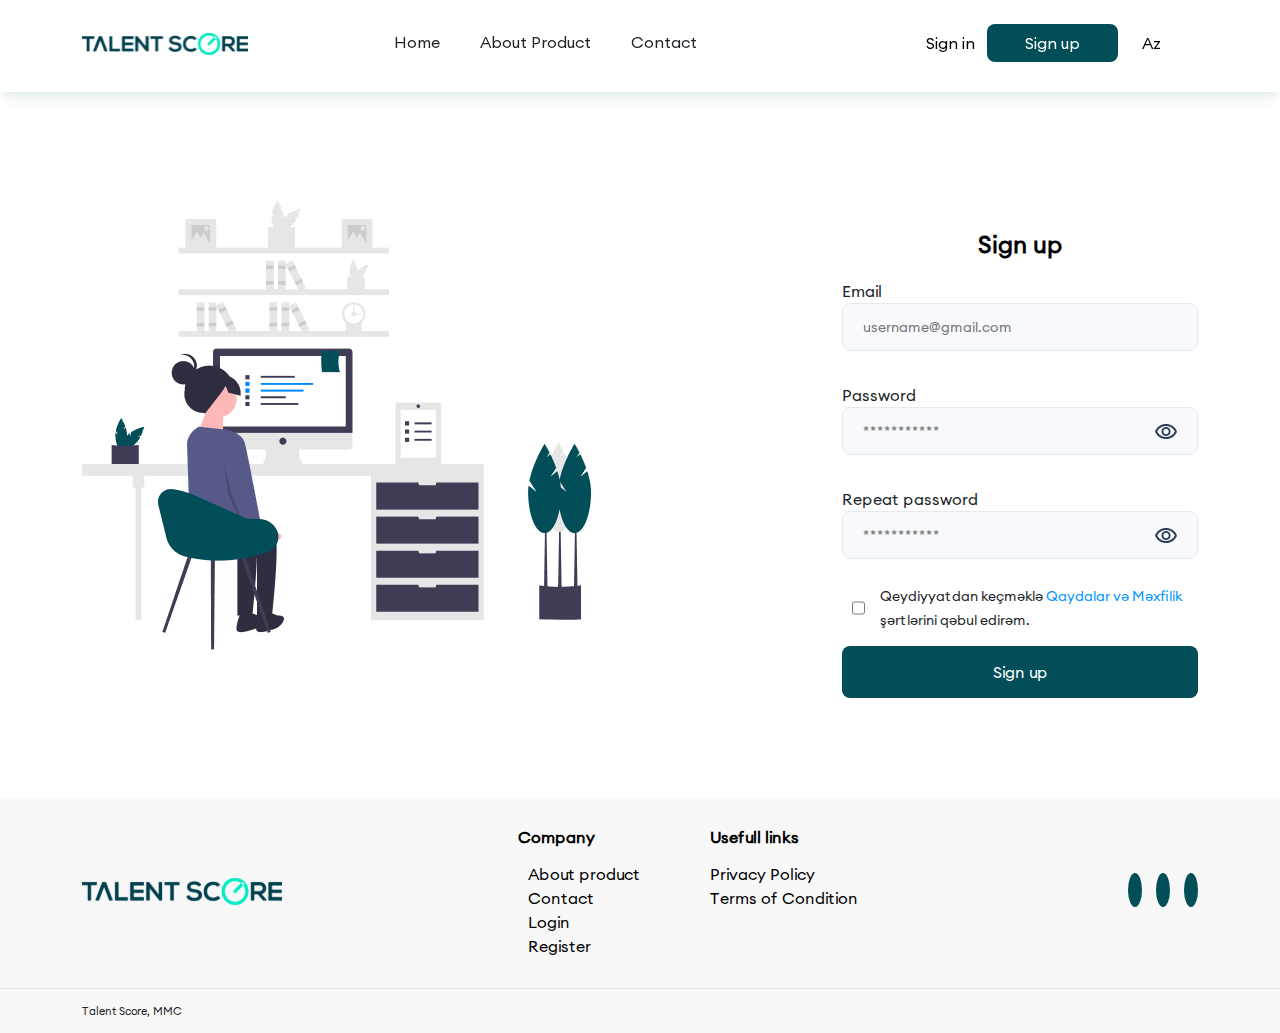
<file: register.html>
<!DOCTYPE html>
<html lang="en">
    <head>
        <meta charset="UTF-8">
        <meta http-equiv="X-UA-Compatible" content="IE=edge">
        <meta name="viewport" content="width=device-width, initial-scale=1.0">
        <meta name="author" content="BrandyBox">
        <meta name="description" content="Talent- Score">
        <meta name="keywords" content="Talent - TalentScore">
        <meta name="robots" content="INDEX,FOLLOW">
        <!-- Favicon -->
        <!-- Bootstrap link -->
        <link rel="stylesheet" href="lib/bootstrap-5.2.0-beta1-dist/css/bootstrap.min.css">
        <!-- Fontawsome link -->
        <link
            rel="stylesheet"
            href="https://cdnjs.cloudflare.com/ajax/libs/font-awesome/6.1.0/css/all.min.css"
            integrity="sha512-10/jx2EXwxxWqCLX/hHth/vu2KY3jCF70dCQB8TSgNjbCVAC/8vai53GfMDrO2Emgwccf2pJqxct9ehpzG+MTw=="
            crossorigin="anonymous"
            referrerpolicy="no-referrer"
        >
        <link rel="stylesheet" href="css/main.min.css">
        <title>Talent Score</title>
    </head>
    <body class="body">
        <div class="overlay_leftsidebar"></div>
        <!-------------------------------------------- Header-section ---------------------------------------------->
        <header class="header" id="header">
            <div class="navbar-desktop">
                <div class="container">
                    <div class="row">
                        <div class="col-lg-2 col-md-2">
                            <div class="logo">
                                <a href="index.html">
                                    <img src="assets/images/logo 1.svg" alt="">
                                </a>
                            </div>
                        </div>
                        <div class="col-lg-6 col-md-5 ">
                            <ul class="nav-list">
                                <li class="list">
                                    <a class="nav-link" href="index.html">Home</a>
                                </li>
                                <li class="list">
                                    <a class="nav-link" href="#">About Product</a>
                                </li>
                                <li class="list">
                                    <a class="nav-link" href="contact.html">Contact</a>
                                </li>
                            </ul>
                        </div>
                        <div class="col-lg-4 col-md-5">
                            <div class="nav-right">
                                <div class="nav-btns">
                                    <a class="sign-in" href="login.html">Sign in</a>
                                    <a class="sign-up btn--primary" href="register.html">Sign up</a>
                                </div>
                                <ul class="right-lists">
                                    <li class="lang-list">
                                        <div class="dropdown">
                                            <a
                                                class="btn btn-secondary dropdown-toggle btn-lang"
                                                href="#"
                                                role="button"
                                                id="dropdownMenuLink"
                                                data-bs-toggle="dropdown"
                                                aria-expanded="false"
                                            >
                                                <span>Az</span>
                                                <i class="fa-solid fa-chevron-down chevron-language"></i>
                                            </a>
                                            <ul class="dropdown-menu" aria-labelledby="dropdownMenuLink">
                                                <li>
                                                    <a class="dropdown-item" href="#">En</a>
                                                </li>
                                                <li>
                                                    <a class="dropdown-item" href="#">Ru</a>
                                                </li>
                                            </ul>
                                        </div>
                                    </li>
                                </ul>
                            </div>
                        </div>
                    </div>
                </div>
            </div>
            <!---------------------------------------------- Mobile nav menu  ------------------------------------->
            <div class="navbar-mobile ">
                <div class="container">
                    <div class="mobile-nav-wrapper">
                        <div class="menu-bar">
                            <i class="fa-solid fa-bars"></i>
                        </div>
                        <div class="logo">
                            <a href="index.html">
                                <img src="assets/images/logo 1.svg" alt="">
                            </a>
                        </div>
                        <ul class="right-lists">
                            <li class="lang-list">
                                <div class="dropdown">
                                    <a
                                        class="btn btn-secondary dropdown-toggle btn-lang"
                                        href="#"
                                        role="button"
                                        id="dropdownMenuLink"
                                        data-bs-toggle="dropdown"
                                        aria-expanded="false"
                                    >
                                        <span>Az</span>
                                        <i class="fa-solid fa-chevron-down"></i>
                                    </a>
                                    <ul class="dropdown-menu" aria-labelledby="dropdownMenuLink">
                                        <li>
                                            <a class="dropdown-item" href="#">En</a>
                                        </li>
                                        <li>
                                            <a class="dropdown-item" href="#">Ru</a>
                                        </li>
                                    </ul>
                                </div>
                            </li>
                        </ul>
                    </div>
                    <div class="navlist-mobile">
                        <ul class="nav-list">
                            <li class="list">
                                <a class="nav-link" href="index.html">Home</a>
                            </li>
                            <li class="list">
                                <a class="nav-link" href="#">About Product</a>
                            </li>
                            <li class="list">
                                <a class="nav-link" href="contact.html">Contact</a>
                            </li>
                        </ul>
                        <div class="nav-btns">
                            <a class="sign-in" href="login.html">Sign in</a>
                            <a class="sign-up btn--primary" href="register.html">Sign up</a>
                        </div>
                    </div>
                </div>
            </div>
        </header>
        <main>
            <!------------------------------------ Start Introductions Banner section --------------------------------------->
            <section class="login register pt-200 pb-100">
                <div class="container">
                    <div class="row">
                        <div class="col-lg-8 col-md-7">
                            <div class="login-left">
                                <img src="assets/images/login-register-image.png" alt="">
                            </div>
                        </div>
                        <div class="col-lg-4 col-md-5">
                            <div class="form-wrapper">
                                <h1 class="login-title register-title">Sign up</h1>
                                <form class="login-form register-form" action="">
                                    <div class="email-input-wrapper">
                                        <label for="">Email</label>
                                        <input type="email" class="input" placeholder="username@gmail.com">
                                    </div>
                                    <div class="password-input-wrapper">
                                        <label for="">Password</label>
                                        <div class="passinput-wrapper">
                                            <input
                                                type="password"
                                                class="input"
                                                id="password"
                                                class="password"
                                                placeholder="***********"
                                            >
                                            <span class="eye" id="eye1">
                                                <img
                                                    src="assets/icons/eye.png"
                                                    alt=""
                                                    id="eyeImage1"
                                                    class="eyeImage"
                                                >
                                            </span>
                                        </div>
                                    </div>
                                    <div class="password-input-wrapper repeat-password">
                                        <label for="">Repeat password</label>
                                        <div class="passinput-wrapper">
                                            <input
                                                type="password"
                                                class="input"
                                                id="rePassword"
                                                class="password"
                                                placeholder="***********"
                                            >
                                            <span class="eye" id="eye2">
                                                <img
                                                    src="assets/icons/eye.png"
                                                    alt=""
                                                    id="eyeImage2"
                                                    class="eyeImage"
                                                >
                                            </span>
                                        </div>
                                    </div>
                                    <div class="save-gorget-wrapper register-notification">
                                        <input type="checkbox">
                                        <p>
                                            Qeydiyyatdan keçməklə
                                            <a href="">Qaydalar və Məxfilik</a>
                                            şərtlərini qəbul edirəm.
                                        </p>
                                    </div>
                                    <button type="submit" class="login-btn btn--secondary">Sign up</button>
                                </form>
                            </div>
                        </div>
                    </div>
                </div>
            </section>
        </main>
        <footer class="mt-170">
            <div class="footer-top">
                <div class="container">
                    <div class="row">
                        <div class="col-lg-3 col-md-3  col-12">
                            <div class="logo">
                                <a href="index.html">
                                    <img src="assets/images/logo 1.svg" alt="">
                                </a>
                            </div>
                        </div>
                        <div class="col-lg-7 col-md-7  col-12">
                            <div class="links-wrapper">
                                <div class="links">
                                    <h2 class="title">Company</h2>
                                    <ul class="lists">
                                        <li class="list">
                                            <i class="fa-solid fa-angle-right"></i>
                                            <a class="link" href="about.html">About product</a>
                                        </li>
                                        <li class="list">
                                            <i class="fa-solid fa-angle-right"></i>
                                            <a class="link" href="contact.html">Contact</a>
                                        </li>
                                        <li class="list">
                                            <i class="fa-solid fa-angle-right"></i>
                                            <a class="link" href="login.html">Login</a>
                                        </li>
                                        <li class="list">
                                            <i class="fa-solid fa-angle-right"></i>
                                            <a class="link" href="register.html">Register</a>
                                        </li>
                                    </ul>
                                </div>
                                <div class="links">
                                    <h2 class="title">Usefull links</h2>
                                    <ul class="lists">
                                        <li class="list">
                                            <a class="link" href="#">Privacy Policy</a>
                                        </li>
                                        <li class="list">
                                            <a class="link" href="#">Terms of Condition</a>
                                        </li>
                                    </ul>
                                </div>
                            </div>
                        </div>
                        <div class="col-lg-2 col-md-2  col-12">
                            <ul class="social-icons">
                                <li class="social-list">
                                    <a class="social-link" href="">
                                        <i class="fa-brands fa-facebook-f"></i>
                                    </a>
                                </li>
                                <li class="social-list">
                                    <a class="social-link" href="">
                                        <i class="fa-brands fa-instagram"></i>
                                    </a>
                                </li>
                                <li class="social-list">
                                    <a class="social-link" href="">
                                        <i class="fa-brands fa-linkedin-in"></i>
                                    </a>
                                </li>
                            </ul>
                        </div>
                    </div>
                </div>
            </div>
            <div class="footer-bottom">
                <div class="container">
                    <p>Talent Score, MMC</p>
                </div>
            </div>
        </footer>
        <!-- <div class="container">
            <div class="scrollto-top" id="scroll-up">
                <i class="fa-solid fa-angle-up"></i>
            </div>
        </div> -->
        <script src="lib/jquery/jquery-3.6.0.min.js"></script>
        <script src="lib/bootstrap-5.2.0-beta1-dist/js/bootstrap.bundle.min.js"></script>
        <script src="js/script.js"></script>
    </body>
</html>
</file>
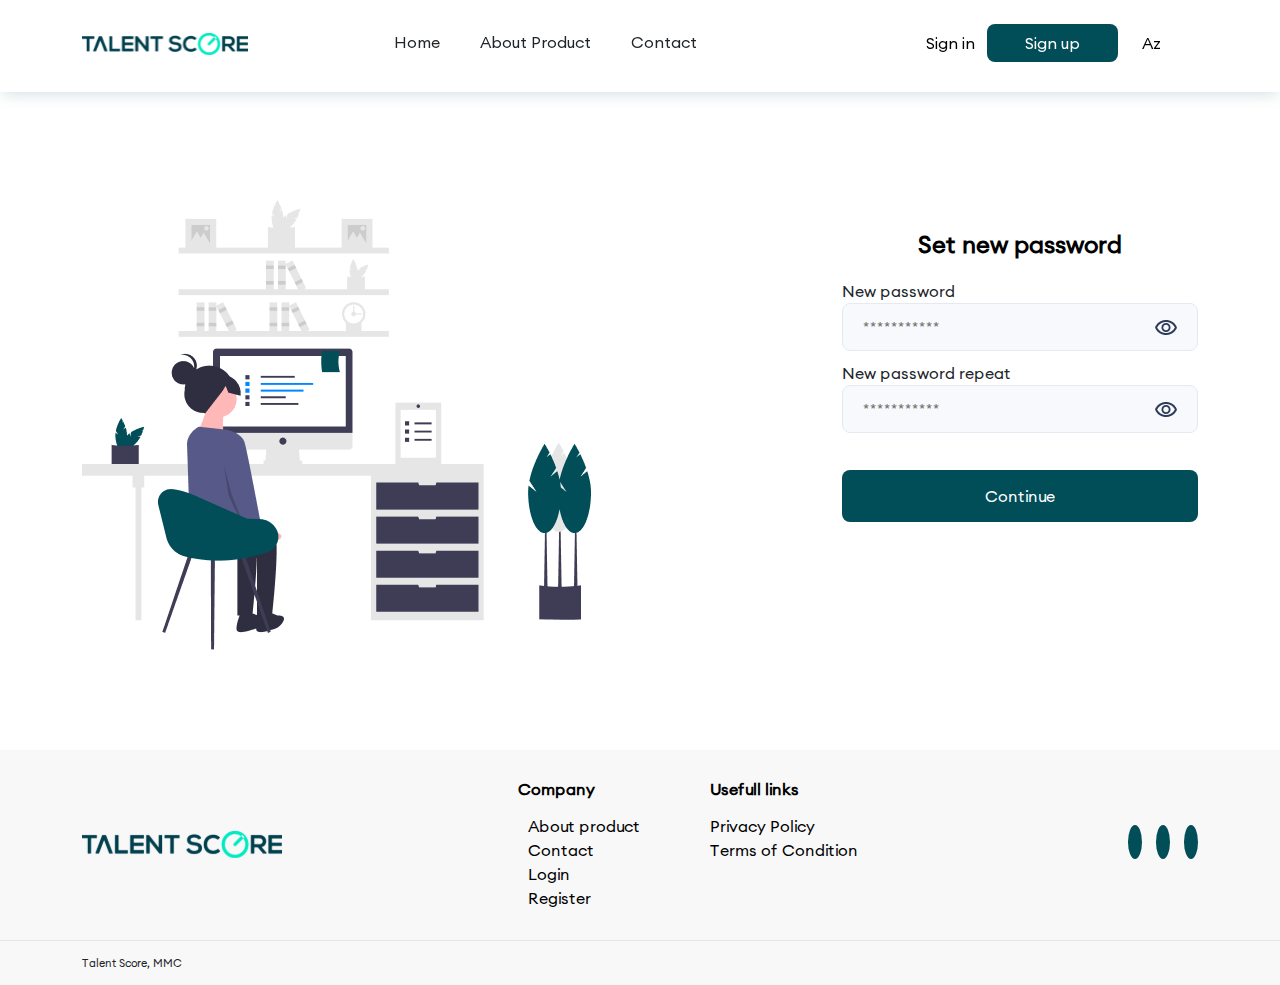
<file: reset-password.html>
<!DOCTYPE html>
<html lang="en">
    <head>
        <meta charset="UTF-8">
        <meta http-equiv="X-UA-Compatible" content="IE=edge">
        <meta name="viewport" content="width=device-width, initial-scale=1.0">
        <meta name="author" content="BrandyBox">
        <meta name="description" content="Talent- Score">
        <meta name="keywords" content="Talent - TalentScore">
        <meta name="robots" content="INDEX,FOLLOW">
        <!-- Favicon -->
        <!-- Bootstrap link -->
        <link rel="stylesheet" href="lib/bootstrap-5.2.0-beta1-dist/css/bootstrap.min.css">
        <!-- Fontawsome link -->
        <link
            rel="stylesheet"
            href="https://cdnjs.cloudflare.com/ajax/libs/font-awesome/6.1.0/css/all.min.css"
            integrity="sha512-10/jx2EXwxxWqCLX/hHth/vu2KY3jCF70dCQB8TSgNjbCVAC/8vai53GfMDrO2Emgwccf2pJqxct9ehpzG+MTw=="
            crossorigin="anonymous"
            referrerpolicy="no-referrer"
        >
        <link rel="stylesheet" href="css/main.min.css">
        <title>Talent Score</title>
    </head>
    <body class="body">
        <div class="overlay_leftsidebar"></div>
        <!-------------------------------------------- Header-section ---------------------------------------------->
        <header class="header" id="header">
            <div class="navbar-desktop">
                <div class="container">
                    <div class="row">
                        <div class="col-lg-2 col-md-2">
                            <div class="logo">
                                <a href="index.html">
                                    <img src="assets/images/logo 1.svg" alt="">
                                </a>
                            </div>
                        </div>
                        <div class="col-lg-6 col-md-5 ">
                            <ul class="nav-list">
                                <li class="list">
                                    <a class="nav-link" href="index.html">Home</a>
                                </li>
                                <li class="list">
                                    <a class="nav-link" href="about.html">About Product</a>
                                </li>
                                <li class="list">
                                    <a class="nav-link" href="contact.html">Contact</a>
                                </li>
                            </ul>
                        </div>
                        <div class="col-lg-4 col-md-5">
                            <div class="nav-right">
                                <div class="nav-btns">
                                    <a class="sign-in" href="login.html">Sign in</a>
                                    <a class="sign-up btn--primary" href="register.html">Sign up</a>
                                </div>
                                <ul class="right-lists">
                                    <li class="lang-list">
                                        <div class="dropdown">
                                            <a
                                                class="btn btn-secondary dropdown-toggle btn-lang"
                                                href="#"
                                                role="button"
                                                id="dropdownMenuLink"
                                                data-bs-toggle="dropdown"
                                                aria-expanded="false"
                                            >
                                                <span>Az</span>
                                                <i class="fa-solid fa-chevron-down chevron-language"></i>
                                            </a>
                                            <ul class="dropdown-menu" aria-labelledby="dropdownMenuLink">
                                                <li>
                                                    <a class="dropdown-item" href="#">En</a>
                                                </li>
                                                <li>
                                                    <a class="dropdown-item" href="#">Ru</a>
                                                </li>
                                            </ul>
                                        </div>
                                    </li>
                                </ul>
                            </div>
                        </div>
                    </div>
                </div>
            </div>
            <!---------------------------------------------- Mobile nav menu  ------------------------------------->
            <div class="navbar-mobile ">
                <div class="container">
                    <div class="mobile-nav-wrapper">
                        <div class="menu-bar">
                            <i class="fa-solid fa-bars"></i>
                        </div>
                        <div class="logo">
                            <a href="index.html">
                                <img src="assets/images/logo 1.svg" alt="">
                            </a>
                        </div>
                        <ul class="right-lists">
                            <li class="lang-list">
                                <div class="dropdown">
                                    <a
                                        class="btn btn-secondary dropdown-toggle btn-lang"
                                        href="#"
                                        role="button"
                                        id="dropdownMenuLink"
                                        data-bs-toggle="dropdown"
                                        aria-expanded="false"
                                    >
                                        <span>Az</span>
                                        <i class="fa-solid fa-chevron-down chevron-language"></i>
                                    </a>
                                    <ul class="dropdown-menu" aria-labelledby="dropdownMenuLink">
                                        <li>
                                            <a class="dropdown-item" href="#">En</a>
                                        </li>
                                        <li>
                                            <a class="dropdown-item" href="#">Ru</a>
                                        </li>
                                    </ul>
                                </div>
                            </li>
                        </ul>
                    </div>
                    <div class="navlist-mobile">
                        <ul class="nav-list">
                            <li class="list">
                                <a class="nav-link" href="index.html">Home</a>
                            </li>
                            <li class="list">
                                <a class="nav-link" href="about.html">About Product</a>
                            </li>
                            <li class="list">
                                <a class="nav-link" href="contact.html">Contact</a>
                            </li>
                        </ul>
                        <div class="nav-btns">
                            <a class="sign-in" href="login.html">Sign in</a>
                            <a class="sign-up btn--primary" href="register.html">Sign up</a>
                        </div>
                    </div>
                </div>
            </div>
        </header>
        <main>
            <!------------------------------------ Start Introductions Banner section --------------------------------------->
            <section class="login reset-password pt-200 pb-100">
                <div class="container">
                    <div class="row">
                        <div class="col-lg-8 col-md-7">
                            <div class="login-left">
                                <img src="assets/images/login-register-image.png" alt="">
                            </div>
                        </div>
                        <div class="col-lg-4 col-md-5">
                            <div class="form-wrapper">
                                <h1 class="login-title reset-title">Set new password</h1>
                                <form class="login-form reset-form" action="">
                                    <div class="password-input-wrapper reset-input-wrapper">
                                        <label for="">New password</label>
                                        <div class="passinput-wrapper">
                                            <input
                                                type="password"
                                                class="input"
                                                id="resetpassword"
                                                placeholder="***********"
                                            >
                                            <span class="eye" id="eyereset">
                                                <img src="assets/icons/eye.png" alt="" id="eyeImageReset">
                                            </span>
                                        </div>
                                    </div>
                                    <div class="password-input-wrapper">
                                        <label for="">New password repeat</label>
                                        <div class="passinput-wrapper">
                                            <input
                                                type="password"
                                                class="input"
                                                id="reresetpassword"
                                                placeholder="***********"
                                            >
                                            <span class="eye" id="eyerereset">
                                                <img src="assets/icons/eye.png" alt="" id="eyeImagerereset">
                                            </span>
                                        </div>
                                    </div>
                                    <button type="submit" class="reset-btn btn--secondary">Continue</button>
                                </form>
                            </div>
                        </div>
                    </div>
                </div>
            </section>
        </main>
        <footer class="mt-170">
            <div class="footer-top">
                <div class="container">
                    <div class="row">
                        <div class="col-lg-3 col-md-3  col-12">
                            <div class="logo">
                                <a href="index.html">
                                    <img src="assets/images/logo 1.svg" alt="">
                                </a>
                            </div>
                        </div>
                        <div class="col-lg-7 col-md-7  col-12">
                            <div class="links-wrapper">
                                <div class="links">
                                    <h2 class="title">Company</h2>
                                    <ul class="lists">
                                        <li class="list">
                                            <i class="fa-solid fa-angle-right"></i>
                                            <a class="link" href="about.html">About product</a>
                                        </li>
                                        <li class="list">
                                            <i class="fa-solid fa-angle-right"></i>
                                            <a class="link" href="contact.html">Contact</a>
                                        </li>
                                        <li class="list">
                                            <i class="fa-solid fa-angle-right"></i>
                                            <a class="link" href="login.html">Login</a>
                                        </li>
                                        <li class="list">
                                            <i class="fa-solid fa-angle-right"></i>
                                            <a class="link" href="register.html">Register</a>
                                        </li>
                                    </ul>
                                </div>
                                <div class="links">
                                    <h2 class="title">Usefull links</h2>
                                    <ul class="lists">
                                        <li class="list">
                                            <a class="link" href="#">Privacy Policy</a>
                                        </li>
                                        <li class="list">
                                            <a class="link" href="#">Terms of Condition</a>
                                        </li>
                                    </ul>
                                </div>
                            </div>
                        </div>
                        <div class="col-lg-2 col-md-2  col-12">
                            <ul class="social-icons">
                                <li class="social-list">
                                    <a class="social-link" href="">
                                        <i class="fa-brands fa-facebook-f"></i>
                                    </a>
                                </li>
                                <li class="social-list">
                                    <a class="social-link" href="">
                                        <i class="fa-brands fa-instagram"></i>
                                    </a>
                                </li>
                                <li class="social-list">
                                    <a class="social-link" href="">
                                        <i class="fa-brands fa-linkedin-in"></i>
                                    </a>
                                </li>
                            </ul>
                        </div>
                    </div>
                </div>
            </div>
            <div class="footer-bottom">
                <div class="container">
                    <p>Talent Score, MMC</p>
                </div>
            </div>
        </footer>
        <!-- <div class="container">
            <div class="scrollto-top" id="scroll-up">
                <i class="fa-solid fa-angle-up"></i>
            </div>
        </div> -->
        <script src="lib/jquery/jquery-3.6.0.min.js"></script>
        <script src="lib/bootstrap-5.2.0-beta1-dist/js/bootstrap.bundle.min.js"></script>
        <script src="js/script.js"></script>
    </body>
</html>
</file>
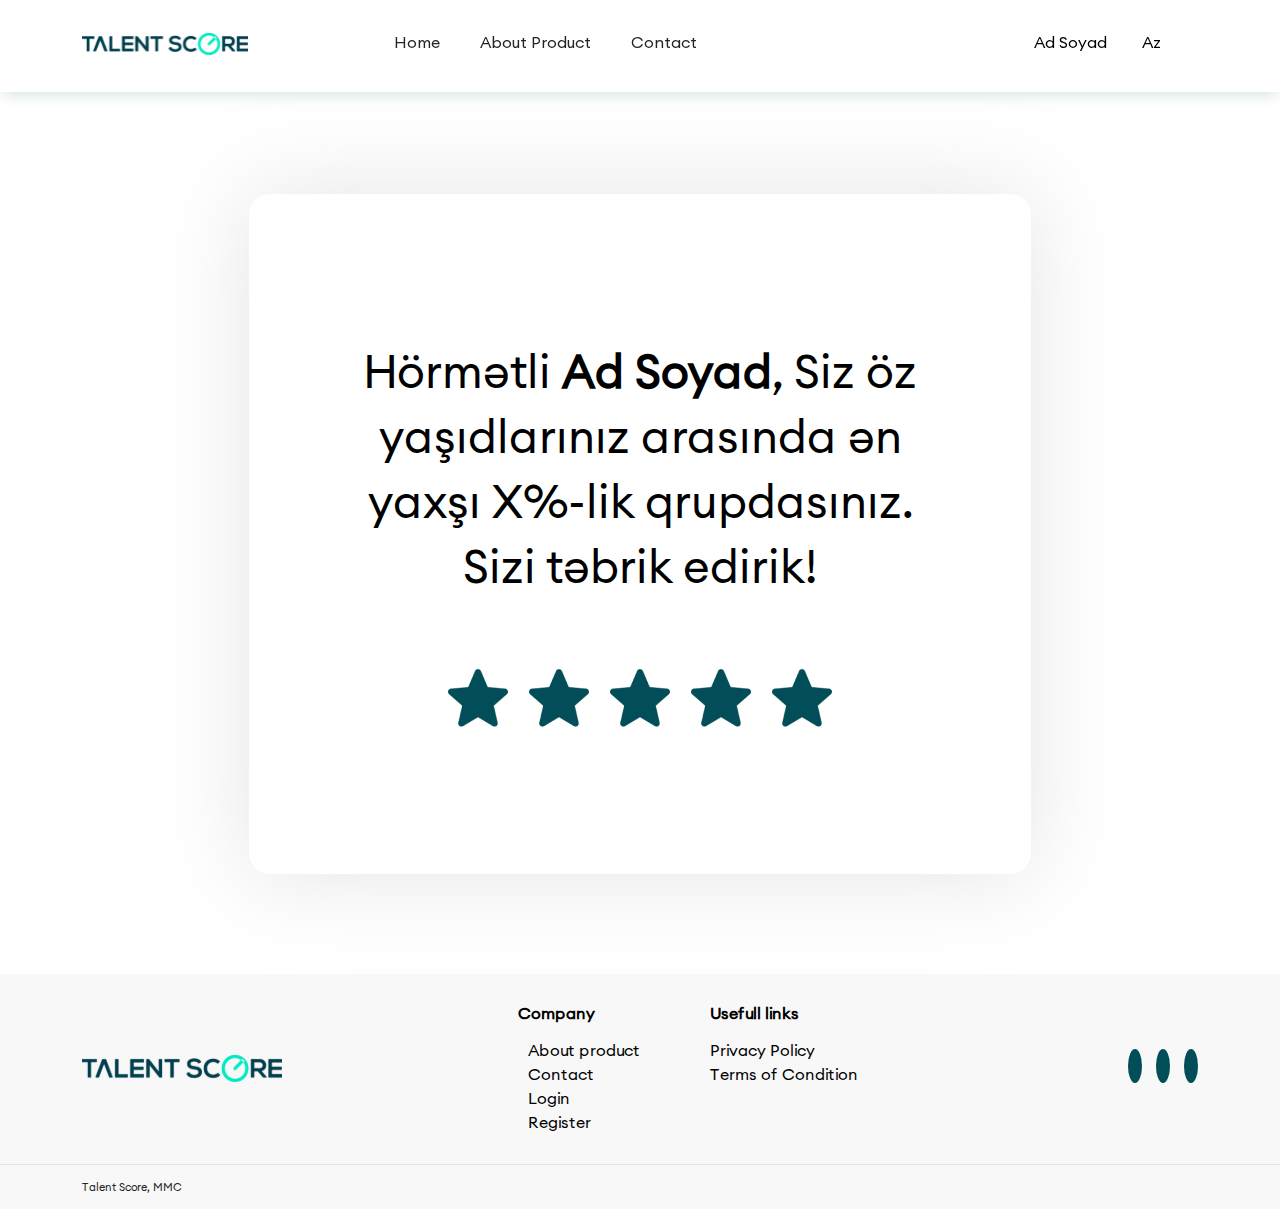
<file: step-four.html>
<!DOCTYPE html>
<html lang="en">
    <head>
        <meta charset="UTF-8">
        <meta http-equiv="X-UA-Compatible" content="IE=edge">
        <meta name="viewport" content="width=device-width, initial-scale=1.0">
        <meta name="author" content="BrandyBox">
        <meta name="description" content="Talent- Score">
        <meta name="keywords" content="Talent - TalentScore">
        <meta name="robots" content="INDEX,FOLLOW">
        <!-- Favicon -->
        <!-- Bootstrap link -->
        <link rel="stylesheet" href="lib/bootstrap-5.2.0-beta1-dist/css/bootstrap.min.css">
        <!-- Fontawsome link -->
        <link
            rel="stylesheet"
            href="https://cdnjs.cloudflare.com/ajax/libs/font-awesome/6.1.0/css/all.min.css"
            integrity="sha512-10/jx2EXwxxWqCLX/hHth/vu2KY3jCF70dCQB8TSgNjbCVAC/8vai53GfMDrO2Emgwccf2pJqxct9ehpzG+MTw=="
            crossorigin="anonymous"
            referrerpolicy="no-referrer"
        >
        <link rel="stylesheet" href="css/main.min.css">
        <title>Talent Score</title>
    </head>
    <body class="body">
        <div class="overlay_leftsidebar"></div>
        <!-------------------------------------------- Header-section ---------------------------------------------->
        <header class="header" id="header">
            <div class="navbar-desktop">
                <div class="container">
                    <div class="row">
                        <div class="col-lg-2 col-md-2">
                            <div class="logo">
                                <a href="index.html">
                                    <img src="assets/images/logo 1.svg" alt="">
                                </a>
                            </div>
                        </div>
                        <div class="col-lg-6 col-md-5 ">
                            <ul class="nav-list">
                                <li class="list">
                                    <a class="nav-link" href="index.html">Home</a>
                                </li>
                                <li class="list">
                                    <a class="nav-link" href="about.html">About Product</a>
                                </li>
                                <li class="list">
                                    <a class="nav-link" href="contact.html">Contact</a>
                                </li>
                            </ul>
                        </div>
                        <div class="col-lg-4 col-md-5">
                            <div class="nav-right cabinet-btns">
                                <div class="nav-btns">
                                    <ul class="right-lists">
                                        <li class="lang-list">
                                            <div class="dropdown">
                                                <a
                                                    class="btn btn-secondary dropdown-toggle btn-cabinet"
                                                    href="#"
                                                    role="button"
                                                    id="dropdownMenuLink"
                                                    data-bs-toggle="dropdown"
                                                    aria-expanded="false"
                                                >
                                                    <span>Ad Soyad</span>
                                                    <i class="fa-solid fa-chevron-down chevron-cabinet"></i>
                                                </a>
                                                <ul class="dropdown-menu" aria-labelledby="dropdownMenuLink">
                                                    <li>
                                                        <a class="dropdown-item" href="step-four.html">Nəticə</a>
                                                    </li>
                                                    <li>
                                                        <a class="dropdown-item" href="index.html">Logaout</a>
                                                    </li>
                                                </ul>
                                            </div>
                                        </li>
                                    </ul>
                                </div>
                                <ul class="right-lists">
                                    <li class="lang-list">
                                        <div class="dropdown">
                                            <a
                                                class="btn btn-secondary dropdown-toggle btn-lang"
                                                href="#"
                                                role="button"
                                                id="dropdownMenuLink"
                                                data-bs-toggle="dropdown"
                                                aria-expanded="false"
                                            >
                                                <span>Az</span>
                                                <i class="fa-solid fa-chevron-down chevron-language"></i>
                                            </a>
                                            <ul class="dropdown-menu" aria-labelledby="dropdownMenuLink">
                                                <li>
                                                    <a class="dropdown-item" href="#">En</a>
                                                </li>
                                                <li>
                                                    <a class="dropdown-item" href="#">Ru</a>
                                                </li>
                                            </ul>
                                        </div>
                                    </li>
                                </ul>
                            </div>
                        </div>
                    </div>
                </div>
            </div>
            <!---------------------------------------------- Mobile nav menu  ------------------------------------->
            <div class="navbar-mobile ">
                <div class="container">
                    <div class="mobile-nav-wrapper">
                        <div class="menu-bar">
                            <i class="fa-solid fa-bars"></i>
                        </div>
                        <div class="logo">
                            <a href="index.html">
                                <img src="assets/images/logo 1.svg" alt="">
                            </a>
                        </div>
                        <ul class="right-lists">
                            <li class="lang-list">
                                <div class="dropdown">
                                    <a
                                        class="btn btn-secondary dropdown-toggle btn-lang"
                                        href="#"
                                        role="button"
                                        id="dropdownMenuLink"
                                        data-bs-toggle="dropdown"
                                        aria-expanded="false"
                                    >
                                        <span>Az</span>
                                        <i class="fa-solid fa-chevron-down chevron-language"></i>
                                    </a>
                                    <ul class="dropdown-menu" aria-labelledby="dropdownMenuLink">
                                        <li>
                                            <a class="dropdown-item" href="#">En</a>
                                        </li>
                                        <li>
                                            <a class="dropdown-item" href="#">Ru</a>
                                        </li>
                                    </ul>
                                </div>
                            </li>
                        </ul>
                    </div>
                    <div class="navlist-mobile">
                        <ul class="nav-list">
                            <li class="list">
                                <a class="nav-link" href="index.html">Home</a>
                            </li>
                            <li class="list">
                                <a class="nav-link" href="about.html">About Product</a>
                            </li>
                            <li class="list">
                                <a class="nav-link" href="contact.html">Contact</a>
                            </li>
                        </ul>
                        <div class="nav-btns">
                            <ul class="right-lists">
                                <li class="lang-list">
                                    <div class="dropdown">
                                        <a
                                            class="btn btn-secondary dropdown-toggle btn-cabinet"
                                            href="#"
                                            role="button"
                                            id="dropdownMenuLink"
                                            data-bs-toggle="dropdown"
                                            aria-expanded="false"
                                        >
                                            <span>Ad Soyad</span>
                                            <i class="fa-solid fa-chevron-down chevron-cabinet"></i>
                                        </a>
                                        <ul class="dropdown-menu" aria-labelledby="dropdownMenuLink">
                                            <li>
                                                <a class="dropdown-item" href="step-four.html">Nəticə</a>
                                            </li>
                                            <li>
                                                <a class="dropdown-item" href="index.html">Logaout</a>
                                            </li>
                                        </ul>
                                    </div>
                                </li>
                            </ul>
                        </div>
                    </div>
                </div>
            </div>
        </header>
        <main>
            <!------------------------------------ Start Step-one section --------------------------------------->
            <section class="steps step-four pt-200 pb-100">
                
                <div class="container">
                    <div class="form-wrapper">
                        <h1 class="text-area">
                            Hörmətli <span class="name">Ad</span> <span class="surname">Soyad</span>,
                            Siz öz yaşıdlarınız arasında ən yaxşı <span class="percent">X</span>%-lik qrupdasınız.
                            Sizi təbrik edirik!
                        </h1>
                        <div class="star-area">
                            <img src="assets/images/star.png" alt="">
                            <img src="assets/images/star.png" alt="">
                            <img src="assets/images/star.png" alt="">
                            <img src="assets/images/star.png" alt="">
                            <img src="assets/images/star.png" alt="">
                        </div>
                    </div>
                </div>
            </section>
        </main>
        <footer class="mt-170">
            <div class="footer-top">
                <div class="container">
                    <div class="row">
                        <div class="col-lg-3 col-md-3  col-12">
                            <div class="logo">
                                <a href="index.html">
                                    <img src="assets/images/logo 1.svg" alt="">
                                </a>
                            </div>
                        </div>
                        <div class="col-lg-7 col-md-7  col-12">
                            <div class="links-wrapper">
                                <div class="links">
                                    <h2 class="title">Company</h2>
                                    <ul class="lists">
                                        <li class="list">
                                            <i class="fa-solid fa-angle-right"></i>
                                            <a class="link" href="about.html">About product</a>
                                        </li>
                                        <li class="list">
                                            <i class="fa-solid fa-angle-right"></i>
                                            <a class="link" href="contact.html">Contact</a>
                                        </li>
                                        <li class="list">
                                            <i class="fa-solid fa-angle-right"></i>
                                            <a class="link" href="login.html">Login</a>
                                        </li>
                                        <li class="list">
                                            <i class="fa-solid fa-angle-right"></i>
                                            <a class="link" href="register.html">Register</a>
                                        </li>
                                    </ul>
                                </div>
                                <div class="links">
                                    <h2 class="title">Usefull links</h2>
                                    <ul class="lists">
                                        <li class="list">
                                            <a class="link" href="#">Privacy Policy</a>
                                        </li>
                                        <li class="list">
                                            <a class="link" href="#">Terms of Condition</a>
                                        </li>
                                    </ul>
                                </div>
                            </div>
                        </div>
                        <div class="col-lg-2 col-md-2  col-12">
                            <ul class="social-icons">
                                <li class="social-list">
                                    <a class="social-link" href="">
                                        <i class="fa-brands fa-facebook-f"></i>
                                    </a>
                                </li>
                                <li class="social-list">
                                    <a class="social-link" href="">
                                        <i class="fa-brands fa-instagram"></i>
                                    </a>
                                </li>
                                <li class="social-list">
                                    <a class="social-link" href="">
                                        <i class="fa-brands fa-linkedin-in"></i>
                                    </a>
                                </li>
                            </ul>
                        </div>
                    </div>
                </div>
            </div>
            <div class="footer-bottom">
                <div class="container">
                    <p>Talent Score, MMC</p>
                </div>
            </div>
        </footer>
        <!-- <div class="container">
            <div class="scrollto-top" id="scroll-up">
                <i class="fa-solid fa-angle-up"></i>
            </div>
        </div> -->
        <script src="lib/jquery/jquery-3.6.0.min.js"></script>
        <script src="lib/bootstrap-5.2.0-beta1-dist/js/bootstrap.bundle.min.js"></script>
        <script src="js/script.js"></script>
    </body>
</html>
</file>
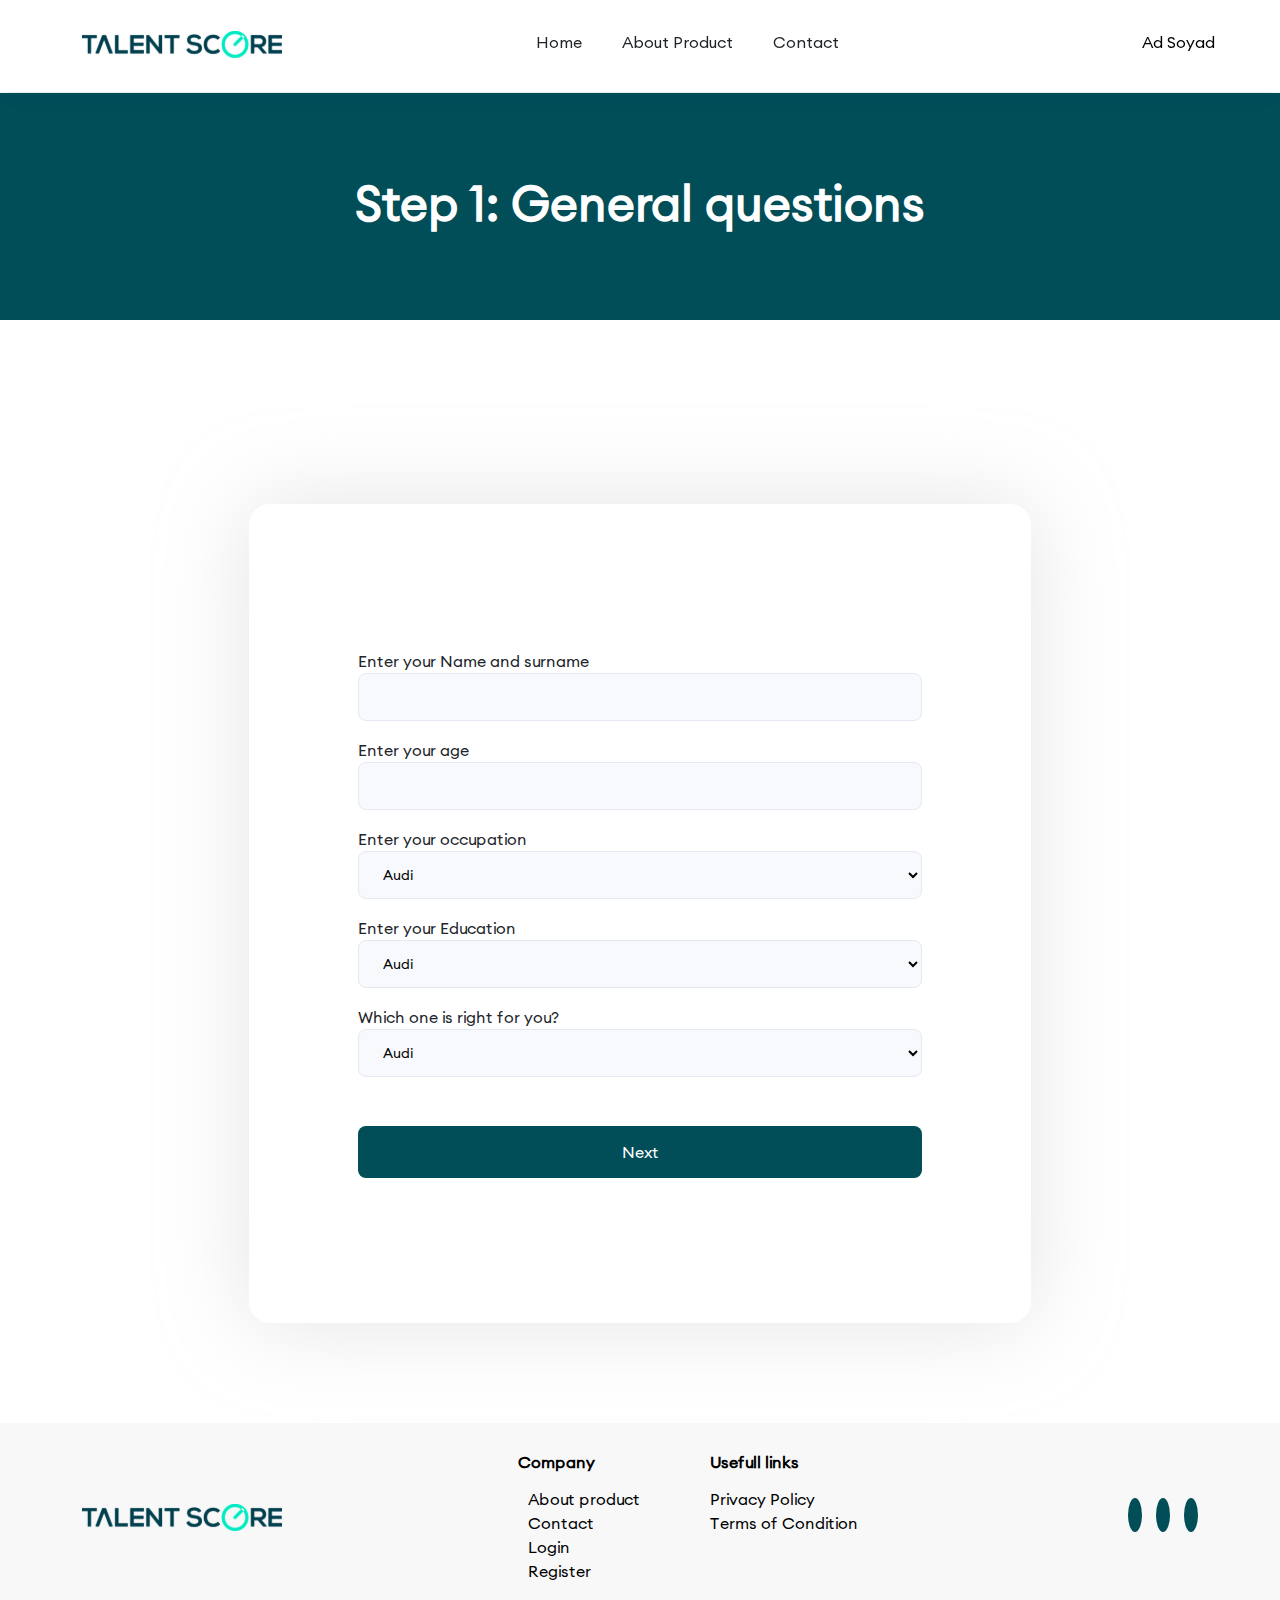
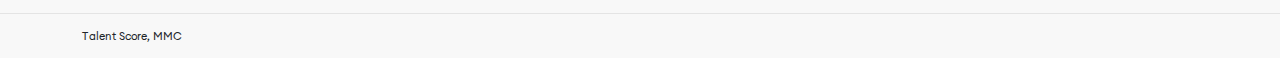
<file: step-one.html>
<!DOCTYPE html>
<html lang="en">
    <head>
        <meta charset="UTF-8">
        <meta http-equiv="X-UA-Compatible" content="IE=edge">
        <meta name="viewport" content="width=device-width, initial-scale=1.0">
        <meta name="author" content="BrandyBox">
        <meta name="description" content="Talent- Score">
        <meta name="keywords" content="Talent - TalentScore">
        <meta name="robots" content="INDEX,FOLLOW">
        <!-- Favicon -->
        <!-- Bootstrap link -->
        <link rel="stylesheet" href="lib/bootstrap-5.2.0-beta1-dist/css/bootstrap.min.css">
        <!-- Fontawsome link -->
        <link
            rel="stylesheet"
            href="https://cdnjs.cloudflare.com/ajax/libs/font-awesome/6.1.0/css/all.min.css"
            integrity="sha512-10/jx2EXwxxWqCLX/hHth/vu2KY3jCF70dCQB8TSgNjbCVAC/8vai53GfMDrO2Emgwccf2pJqxct9ehpzG+MTw=="
            crossorigin="anonymous"
            referrerpolicy="no-referrer"
        >
        <link rel="stylesheet" href="css/main.min.css">
        <title>Talent Score</title>
    </head>
    <body class="body">
        <div class="overlay_leftsidebar"></div>
        <!-------------------------------------------- Header-section ---------------------------------------------->
        <header class="header" id="header">
            <div class="navbar-desktop">
                <div class="container">
                    <div class="row">
                        <div class="col-lg-3 col-md-3">
                            <div class="logo">
                                <a href="index.html">
                                    <img src="assets/images/logo 1.svg" alt="">
                                </a>
                            </div>
                        </div>
                        <div class="col-lg-7 col-md-7 ">
                            <ul class="nav-list">
                                <li class="list">
                                    <a class="nav-link" href="index.html">Home</a>
                                </li>
                                <li class="list">
                                    <a class="nav-link" href="about.html">About Product</a>
                                </li>
                                <li class="list">
                                    <a class="nav-link" href="contact.html">Contact</a>
                                </li>
                            </ul>
                        </div>
                        <div class="col-lg-2 col-md-2">
                            <div class="nav-right cabinet-btns">
                                <div class="nav-btns">
                                    <ul class="right-lists">
                                        <li class="lang-list">
                                            <div class="dropdown">
                                                <a
                                                    class="btn btn-secondary dropdown-toggle btn-cabinet"
                                                    href="#"
                                                    role="button"
                                                    id="dropdownMenuLink"
                                                    data-bs-toggle="dropdown"
                                                    aria-expanded="false"
                                                >
                                                    <span>Ad Soyad</span>
                                                    <i class="fa-solid fa-chevron-down chevron-cabinet"></i>
                                                </a>
                                                <ul class="dropdown-menu" aria-labelledby="dropdownMenuLink">
                                                   
                                                    <li>
                                                        <a class="dropdown-item" href="index.html">Logout</a>
                                                    </li>
                                                </ul>
                                            </div>
                                        </li>
                                    </ul>
                                </div>
                                <!-- <ul class="right-lists">
                                    <li class="lang-list">
                                        <div class="dropdown">
                                            <a
                                                class="btn btn-secondary dropdown-toggle btn-lang"
                                                href="#"
                                                role="button"
                                                id="dropdownMenuLink"
                                                data-bs-toggle="dropdown"
                                                aria-expanded="false"
                                            >
                                                <span>Az</span>
                                                <i class="fa-solid fa-chevron-down chevron-language"></i>
                                            </a>
                                            <ul class="dropdown-menu" aria-labelledby="dropdownMenuLink">
                                                <li>
                                                    <a class="dropdown-item" href="#">En</a>
                                                </li>
                                                <li>
                                                    <a class="dropdown-item" href="#">Ru</a>
                                                </li>
                                            </ul>
                                        </div>
                                    </li>
                                </ul> -->
                            </div>
                        </div>
                    </div>
                </div>
            </div>
            <!---------------------------------------------- Mobile nav menu  ------------------------------------->
            <div class="navbar-mobile ">
                <div class="container">
                    <div class="mobile-nav-wrapper">
                        <div class="menu-bar">
                            <i class="fa-solid fa-bars"></i>
                        </div>
                        <div class="logo">
                            <a href="index.html">
                                <img src="assets/images/logo 1.svg" alt="">
                            </a>
                        </div>
                        <ul class="right-lists">
                            <li class="lang-list">
                                <div class="dropdown">
                                    <a
                                        class="btn btn-secondary dropdown-toggle btn-lang"
                                        href="#"
                                        role="button"
                                        id="dropdownMenuLink"
                                        data-bs-toggle="dropdown"
                                        aria-expanded="false"
                                    >
                                        <span>Az</span>
                                        <i class="fa-solid fa-chevron-down chevron-language"></i>
                                    </a>
                                    <ul class="dropdown-menu" aria-labelledby="dropdownMenuLink">
                                        <li>
                                            <a class="dropdown-item" href="#">En</a>
                                        </li>
                                        <li>
                                            <a class="dropdown-item" href="#">Ru</a>
                                        </li>
                                    </ul>
                                </div>
                            </li>
                        </ul>
                    </div>
                    <div class="navlist-mobile">
                        <ul class="nav-list">
                            <li class="list">
                                <a class="nav-link" href="index.html">Home</a>
                            </li>
                            <li class="list">
                                <a class="nav-link" href="about.html">About Product</a>
                            </li>
                            <li class="list">
                                <a class="nav-link" href="contact.html">Contact</a>
                            </li>
                        </ul>
                        <div class="nav-btns">
                            <ul class="right-lists">
                                <li class="lang-list">
                                    <div class="dropdown">
                                        <a
                                            class="btn btn-secondary dropdown-toggle btn-cabinet"
                                            href="#"
                                            role="button"
                                            id="dropdownMenuLink"
                                            data-bs-toggle="dropdown"
                                            aria-expanded="false"
                                        >
                                            <span>Ad Soyad</span>
                                            <i class="fa-solid fa-chevron-down chevron-cabinet"></i>
                                        </a>
                                        <ul class="dropdown-menu" aria-labelledby="dropdownMenuLink">
                                            
                                            <li>
                                                <a class="dropdown-item" href="index.html">Logout</a>
                                            </li>
                                        </ul>
                                    </div>
                                </li>
                            </ul>
                        </div>
                    </div>
                </div>
            </div>
        </header>
        <main>
            <!------------------------------------ Start Step-one section --------------------------------------->
            <section class="contact steps pt-200 pb-100">
                <div class="heading-steps">
                    <h1 class="title">Step 1: General questions</h1>
                </div>
                <div class="container">
                    <div class="row">
                        <div class="col-xl-12-lg-12">
                            <div class="form-wrapper">
                                <div class="steps-form-wrapper">
                                    <form action="">
                                        <label for="">Enter your Name and surname</label>
                                        <input type="text" disabled class="input disabled-input">
                                        <label for="">Enter your age</label>
                                        <input type="phone" class="input">
                                        <label for="">Enter your occupation</label>
                                        <select id="data" class="steps-input">
                                            <option value="volvo" class="bg-col">Volvo</option>
                                            <option value="saab">Saab</option>
                                            <option value="vw">VW</option>
                                            <option value="audi" selected>Audi</option>
                                        </select>
                                        <label for="">Enter your Education</label>
                                        <select id="data" class="steps-input">
                                            <option value="volvo" class="bg-col">Volvo</option>
                                            <option value="saab">Saab</option>
                                            <option value="vw">VW</option>
                                            <option value="audi" selected>Audi</option>
                                        </select>
                                        <label for="">Which one is right for you?</label>
                                        <select id="data" class="steps-input">
                                            <option value="volvo" class="bg-col">Volvo</option>
                                            <option value="saab">Saab</option>
                                            <option value="vw">VW</option>
                                            <option value="audi" selected>Audi</option>
                                        </select>
                                        <button class="steps-btn btn--secondary">Next</button>
                                    </form>
                                </div>
                            </div>
                        </div>
                    </div>
                </div>
            </section>
        </main>
        <footer class="mt-170">
            <div class="footer-top">
                <div class="container">
                    <div class="row">
                        <div class="col-lg-3 col-md-3  col-12">
                            <div class="logo">
                                <a href="index.html">
                                    <img src="assets/images/logo 1.svg" alt="">
                                </a>
                            </div>
                        </div>
                        <div class="col-lg-7 col-md-7  col-12">
                            <div class="links-wrapper">
                                <div class="links">
                                    <h2 class="title">Company</h2>
                                    <ul class="lists">
                                        <li class="list">
                                            <i class="fa-solid fa-angle-right"></i>
                                            <a class="link" href="about.html">About product</a>
                                        </li>
                                        <li class="list">
                                            <i class="fa-solid fa-angle-right"></i>
                                            <a class="link" href="contact.html">Contact</a>
                                        </li>
                                        <li class="list">
                                            <i class="fa-solid fa-angle-right"></i>
                                            <a class="link" href="login.html">Login</a>
                                        </li>
                                        <li class="list">
                                            <i class="fa-solid fa-angle-right"></i>
                                            <a class="link" href="register.html">Register</a>
                                        </li>
                                    </ul>
                                </div>
                                <div class="links">
                                    <h2 class="title">Usefull links</h2>
                                    <ul class="lists">
                                        <li class="list">
                                            <a class="link" href="#">Privacy Policy</a>
                                        </li>
                                        <li class="list">
                                            <a class="link" href="#">Terms of Condition</a>
                                        </li>
                                    </ul>
                                </div>
                            </div>
                        </div>
                        <div class="col-lg-2 col-md-2  col-12">
                            <ul class="social-icons">
                                <li class="social-list">
                                    <a class="social-link" href="">
                                        <i class="fa-brands fa-facebook-f"></i>
                                    </a>
                                </li>
                                <li class="social-list">
                                    <a class="social-link" href="">
                                        <i class="fa-brands fa-instagram"></i>
                                    </a>
                                </li>
                                <li class="social-list">
                                    <a class="social-link" href="">
                                        <i class="fa-brands fa-linkedin-in"></i>
                                    </a>
                                </li>
                            </ul>
                        </div>
                    </div>
                </div>
            </div>
            <div class="footer-bottom">
                <div class="container">
                    <p>Talent Score, MMC</p>
                </div>
            </div>
        </footer>
        <!-- <div class="container">
            <div class="scrollto-top" id="scroll-up">
                <i class="fa-solid fa-angle-up"></i>
            </div>
        </div> -->
        <script src="lib/jquery/jquery-3.6.0.min.js"></script>
        <script src="lib/bootstrap-5.2.0-beta1-dist/js/bootstrap.bundle.min.js"></script>
        <script src="js/script.js"></script>
    </body>
</html>
</file>
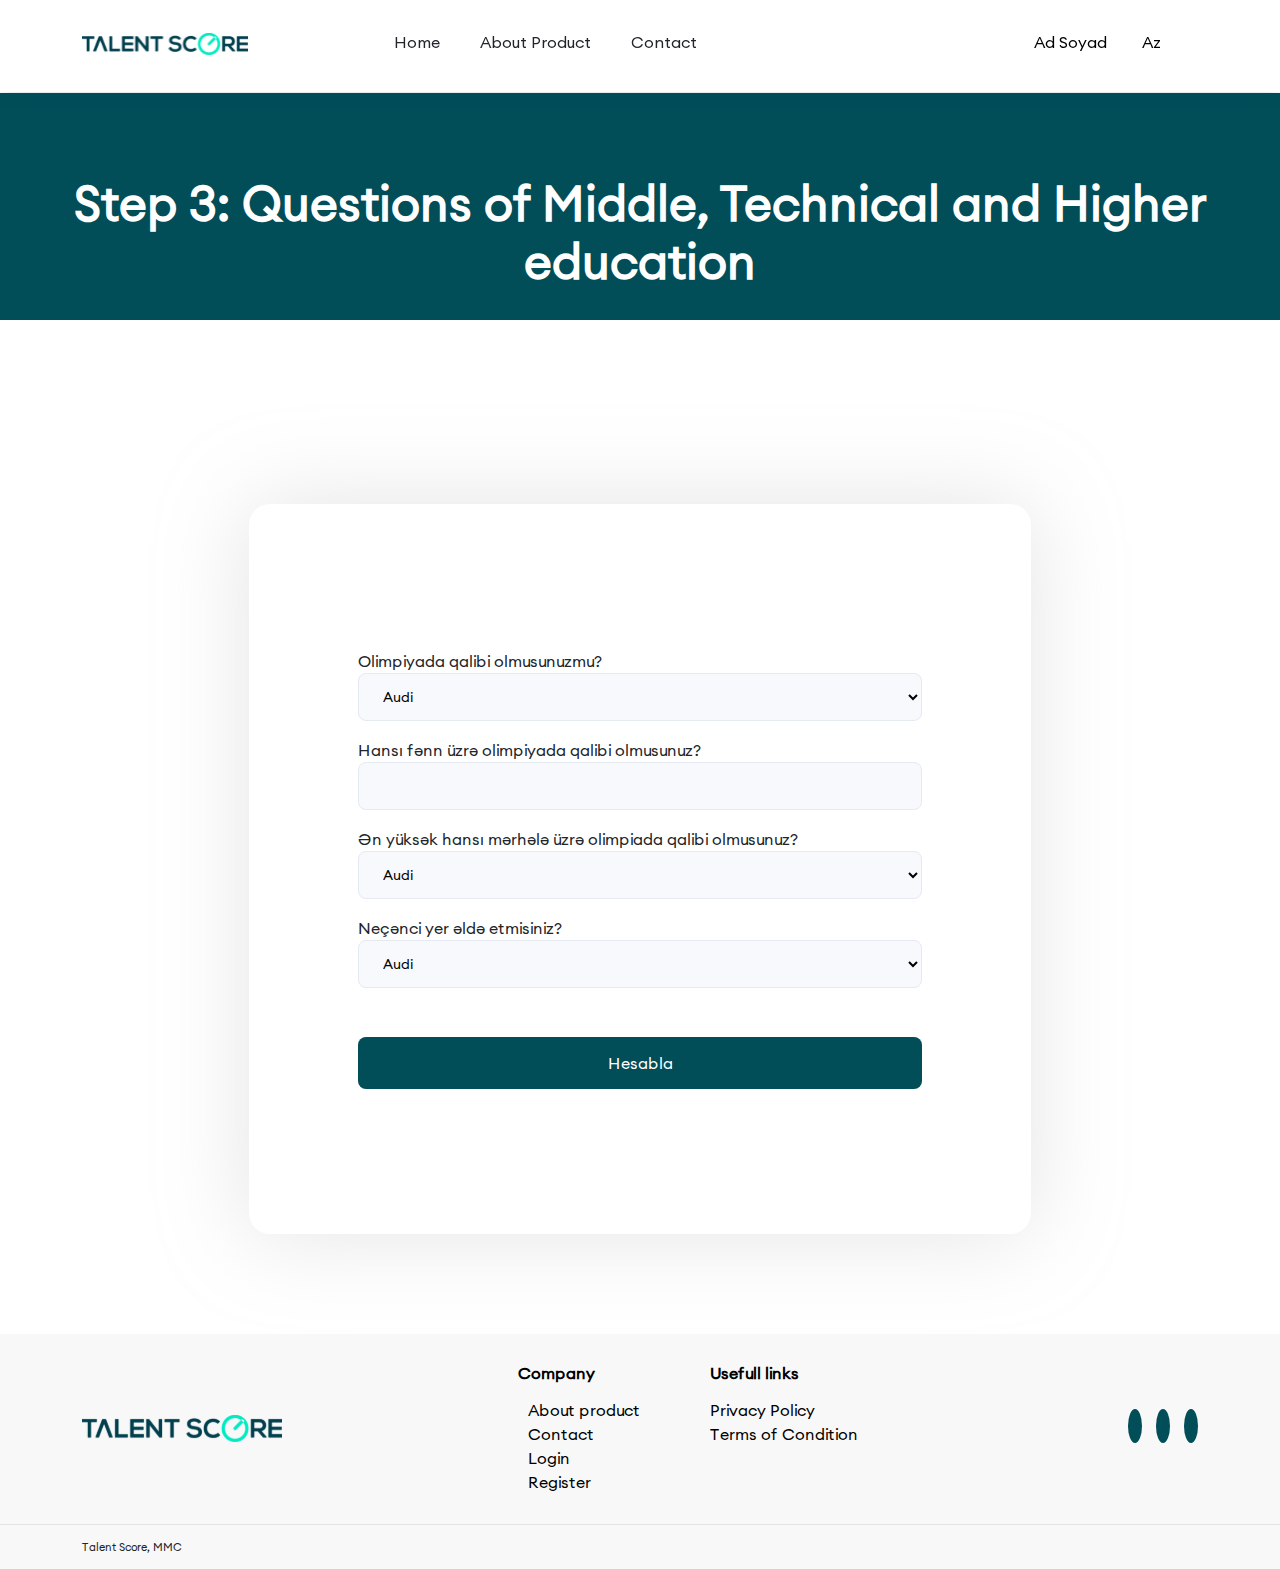
<file: step-three.html>
<!DOCTYPE html>
<html lang="en">
    <head>
        <meta charset="UTF-8">
        <meta http-equiv="X-UA-Compatible" content="IE=edge">
        <meta name="viewport" content="width=device-width, initial-scale=1.0">
        <meta name="author" content="BrandyBox">
        <meta name="description" content="Talent- Score">
        <meta name="keywords" content="Talent - TalentScore">
        <meta name="robots" content="INDEX,FOLLOW">
        <!-- Favicon -->
        <!-- Bootstrap link -->
        <link rel="stylesheet" href="lib/bootstrap-5.2.0-beta1-dist/css/bootstrap.min.css">
        <!-- Fontawsome link -->
        <link
            rel="stylesheet"
            href="https://cdnjs.cloudflare.com/ajax/libs/font-awesome/6.1.0/css/all.min.css"
            integrity="sha512-10/jx2EXwxxWqCLX/hHth/vu2KY3jCF70dCQB8TSgNjbCVAC/8vai53GfMDrO2Emgwccf2pJqxct9ehpzG+MTw=="
            crossorigin="anonymous"
            referrerpolicy="no-referrer"
        >
        <link rel="stylesheet" href="css/main.min.css">
        <title>Talent Score</title>
    </head>
    <body class="body">
        <div class="overlay_leftsidebar"></div>
        <!-------------------------------------------- Header-section ---------------------------------------------->
        <header class="header" id="header">
            <div class="navbar-desktop">
                <div class="container">
                    <div class="row">
                        <div class="col-lg-2 col-md-2">
                            <div class="logo">
                                <a href="index.html">
                                    <img src="assets/images/logo 1.svg" alt="">
                                </a>
                            </div>
                        </div>
                        <div class="col-lg-6 col-md-5 ">
                            <ul class="nav-list">
                                <li class="list">
                                    <a class="nav-link" href="index.html">Home</a>
                                </li>
                                <li class="list">
                                    <a class="nav-link" href="about.html">About Product</a>
                                </li>
                                <li class="list">
                                    <a class="nav-link" href="contact.html">Contact</a>
                                </li>
                            </ul>
                        </div>
                        <div class="col-lg-4 col-md-5">
                            <div class="nav-right cabinet-btns">
                                <div class="nav-btns">
                                    <ul class="right-lists">
                                        <li class="lang-list">
                                            <div class="dropdown">
                                                <a
                                                    class="btn btn-secondary dropdown-toggle btn-cabinet"
                                                    href="#"
                                                    role="button"
                                                    id="dropdownMenuLink"
                                                    data-bs-toggle="dropdown"
                                                    aria-expanded="false"
                                                >
                                                    <span>Ad Soyad</span>
                                                    <i class="fa-solid fa-chevron-down chevron-cabinet"></i>
                                                </a>
                                                <ul class="dropdown-menu" aria-labelledby="dropdownMenuLink">
                                                    
                                                    <li>
                                                        <a class="dropdown-item" href="index.html">Logout</a>
                                                    </li>
                                                </ul>
                                            </div>
                                        </li>
                                    </ul>
                                </div>
                                <ul class="right-lists">
                                    <li class="lang-list">
                                        <div class="dropdown">
                                            <a
                                                class="btn btn-secondary dropdown-toggle btn-lang"
                                                href="#"
                                                role="button"
                                                id="dropdownMenuLink"
                                                data-bs-toggle="dropdown"
                                                aria-expanded="false"
                                            >
                                                <span>Az</span>
                                                <i class="fa-solid fa-chevron-down chevron-language"></i>
                                            </a>
                                            <ul class="dropdown-menu" aria-labelledby="dropdownMenuLink">
                                                <li>
                                                    <a class="dropdown-item" href="#">En</a>
                                                </li>
                                                <li>
                                                    <a class="dropdown-item" href="#">Ru</a>
                                                </li>
                                            </ul>
                                        </div>
                                    </li>
                                </ul>
                            </div>
                        </div>
                    </div>
                </div>
            </div>
            <!---------------------------------------------- Mobile nav menu  ------------------------------------->
            <div class="navbar-mobile ">
                <div class="container">
                    <div class="mobile-nav-wrapper">
                        <div class="menu-bar">
                            <i class="fa-solid fa-bars"></i>
                        </div>
                        <div class="logo">
                            <a href="index.html">
                                <img src="assets/images/logo 1.svg" alt="">
                            </a>
                        </div>
                        <ul class="right-lists">
                            <li class="lang-list">
                                <div class="dropdown">
                                    <a
                                        class="btn btn-secondary dropdown-toggle btn-lang"
                                        href="#"
                                        role="button"
                                        id="dropdownMenuLink"
                                        data-bs-toggle="dropdown"
                                        aria-expanded="false"
                                    >
                                        <span>Az</span>
                                        <i class="fa-solid fa-chevron-down chevron-language"></i>
                                    </a>
                                    <ul class="dropdown-menu" aria-labelledby="dropdownMenuLink">
                                        <li>
                                            <a class="dropdown-item" href="#">En</a>
                                        </li>
                                        <li>
                                            <a class="dropdown-item" href="#">Ru</a>
                                        </li>
                                    </ul>
                                </div>
                            </li>
                        </ul>
                    </div>
                    <div class="navlist-mobile">
                        <ul class="nav-list">
                            <li class="list">
                                <a class="nav-link" href="index.html">Home</a>
                            </li>
                            <li class="list">
                                <a class="nav-link" href="about.html">About Product</a>
                            </li>
                            <li class="list">
                                <a class="nav-link" href="contact.html">Contact</a>
                            </li>
                        </ul>
                        <div class="nav-btns">
                            <ul class="right-lists">
                                <li class="lang-list">
                                    <div class="dropdown">
                                        <a
                                            class="btn btn-secondary dropdown-toggle btn-cabinet"
                                            href="#"
                                            role="button"
                                            id="dropdownMenuLink"
                                            data-bs-toggle="dropdown"
                                            aria-expanded="false"
                                        >
                                            <span>Ad Soyad</span>
                                            <i class="fa-solid fa-chevron-down chevron-cabinet"></i>
                                        </a>
                                        <ul class="dropdown-menu" aria-labelledby="dropdownMenuLink">
                                            
                                            <li>
                                                <a class="dropdown-item" href="index.html">Logout</a>
                                            </li>
                                        </ul>
                                    </div>
                                </li>
                            </ul>
                        </div>
                    </div>
                </div>
            </div>
        </header>
        <main>
            <!------------------------------------ Start Step-one section --------------------------------------->
            <section class="contact steps step-three pt-200 pb-100">
                <div class="heading-steps">
                    <h1 class="title">Step 3: Questions of Middle, Technical and Higher education</h1>
                </div>
                <div class="container">
                    <div class="row">
                        <div class="col-xl-12-lg-12">
                            <div class="form-wrapper">
                                <div class="steps-form-wrapper">
                                    <form action="">
                                        <label for="">Olimpiyada qalibi olmusunuzmu?</label>
                                        <select id="data" class="steps-input">
                                            <option value="volvo" class="bg-col">Volvo</option>
                                            <option value="saab">Saab</option>
                                            <option value="vw">VW</option>
                                            <option value="audi" selected>Audi</option>
                                        </select>
                                        <label for="">Hansı fənn üzrə olimpiyada qalibi olmusunuz?</label>
                                        <input type="text" disabled class="input disabled-input">
                                       
                                        <label for="">Ən yüksək hansı mərhələ üzrə olimpiada qalibi olmusunuz?</label>
                                        <select id="data" class="steps-input">
                                            <option value="volvo" class="bg-col">Volvo</option>
                                            <option value="saab">Saab</option>
                                            <option value="vw">VW</option>
                                            <option value="audi" selected>Audi</option>
                                        </select>
                                        <label for="">Neçənci yer əldə etmisiniz?</label>
                                        <select id="data" class="steps-input">
                                            <option value="volvo" class="bg-col">Volvo</option>
                                            <option value="saab">Saab</option>
                                            <option value="vw">VW</option>
                                            <option value="audi" selected>Audi</option>
                                        </select>
                                        
                                        <button class="steps-btn btn--secondary">Hesabla</button>
                                    </form>
                                </div>
                            </div>
                        </div>
                    </div>
                </div>
            </section>
        </main>
        <footer class="mt-170">
            <div class="footer-top">
                <div class="container">
                    <div class="row">
                        <div class="col-lg-3 col-md-3  col-12">
                            <div class="logo">
                                <a href="index.html">
                                    <img src="assets/images/logo 1.svg" alt="">
                                </a>
                            </div>
                        </div>
                        <div class="col-lg-7 col-md-7  col-12">
                            <div class="links-wrapper">
                                <div class="links">
                                    <h2 class="title">Company</h2>
                                    <ul class="lists">
                                        <li class="list">
                                            <i class="fa-solid fa-angle-right"></i>
                                            <a class="link" href="about.html">About product</a>
                                        </li>
                                        <li class="list">
                                            <i class="fa-solid fa-angle-right"></i>
                                            <a class="link" href="contact.html">Contact</a>
                                        </li>
                                        <li class="list">
                                            <i class="fa-solid fa-angle-right"></i>
                                            <a class="link" href="login.html">Login</a>
                                        </li>
                                        <li class="list">
                                            <i class="fa-solid fa-angle-right"></i>
                                            <a class="link" href="register.html">Register</a>
                                        </li>
                                    </ul>
                                </div>
                                <div class="links">
                                    <h2 class="title">Usefull links</h2>
                                    <ul class="lists">
                                        <li class="list">
                                            <a class="link" href="#">Privacy Policy</a>
                                        </li>
                                        <li class="list">
                                            <a class="link" href="#">Terms of Condition</a>
                                        </li>
                                    </ul>
                                </div>
                            </div>
                        </div>
                        <div class="col-lg-2 col-md-2  col-12">
                            <ul class="social-icons">
                                <li class="social-list">
                                    <a class="social-link" href="">
                                        <i class="fa-brands fa-facebook-f"></i>
                                    </a>
                                </li>
                                <li class="social-list">
                                    <a class="social-link" href="">
                                        <i class="fa-brands fa-instagram"></i>
                                    </a>
                                </li>
                                <li class="social-list">
                                    <a class="social-link" href="">
                                        <i class="fa-brands fa-linkedin-in"></i>
                                    </a>
                                </li>
                            </ul>
                        </div>
                    </div>
                </div>
            </div>
            <div class="footer-bottom">
                <div class="container">
                    <p>Talent Score, MMC</p>
                </div>
            </div>
        </footer>
        <!-- <div class="container">
            <div class="scrollto-top" id="scroll-up">
                <i class="fa-solid fa-angle-up"></i>
            </div>
        </div> -->
        <script src="lib/jquery/jquery-3.6.0.min.js"></script>
        <script src="lib/bootstrap-5.2.0-beta1-dist/js/bootstrap.bundle.min.js"></script>
        <script src="js/script.js"></script>
    </body>
</html>
</file>
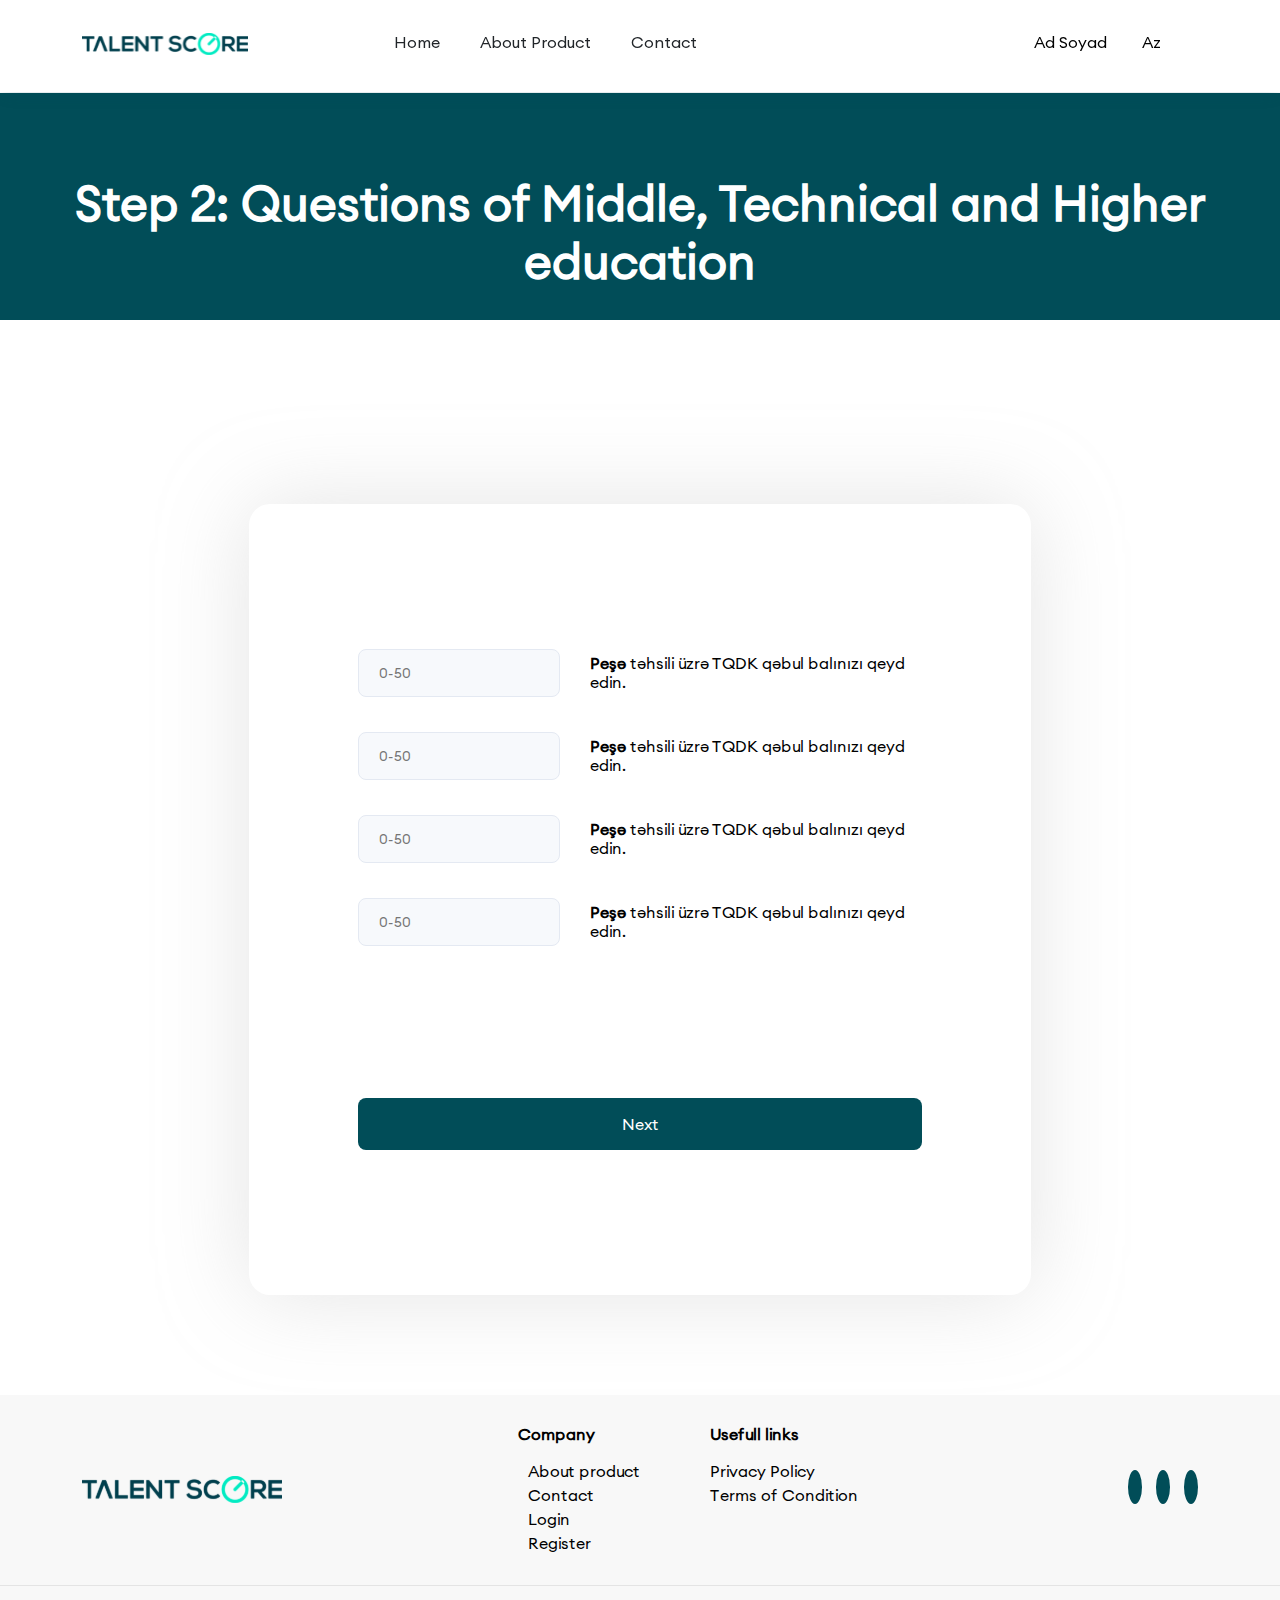
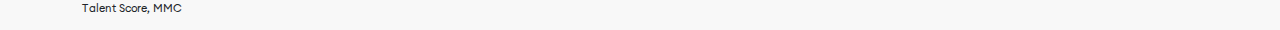
<file: step-two.html>
<!DOCTYPE html>
<html lang="en">
    <head>
        <meta charset="UTF-8">
        <meta http-equiv="X-UA-Compatible" content="IE=edge">
        <meta name="viewport" content="width=device-width, initial-scale=1.0">
        <meta name="author" content="BrandyBox">
        <meta name="description" content="Talent- Score">
        <meta name="keywords" content="Talent - TalentScore">
        <meta name="robots" content="INDEX,FOLLOW">
        <!-- Favicon -->
        <!-- Bootstrap link -->
        <link rel="stylesheet" href="lib/bootstrap-5.2.0-beta1-dist/css/bootstrap.min.css">
        <!-- Fontawsome link -->
        <link
            rel="stylesheet"
            href="https://cdnjs.cloudflare.com/ajax/libs/font-awesome/6.1.0/css/all.min.css"
            integrity="sha512-10/jx2EXwxxWqCLX/hHth/vu2KY3jCF70dCQB8TSgNjbCVAC/8vai53GfMDrO2Emgwccf2pJqxct9ehpzG+MTw=="
            crossorigin="anonymous"
            referrerpolicy="no-referrer"
        >
        <link rel="stylesheet" href="css/main.min.css">
        <title>Talent Score</title>
    </head>
    <body class="body">
        <div class="overlay_leftsidebar"></div>
        <!-------------------------------------------- Header-section ---------------------------------------------->
        <header class="header" id="header">
            <div class="navbar-desktop">
                <div class="container">
                    <div class="row">
                        <div class="col-lg-2 col-md-2">
                            <div class="logo">
                                <a href="index.html">
                                    <img src="assets/images/logo 1.svg" alt="">
                                </a>
                            </div>
                        </div>
                        <div class="col-lg-6 col-md-5 ">
                            <ul class="nav-list">
                                <li class="list">
                                    <a class="nav-link" href="index.html">Home</a>
                                </li>
                                <li class="list">
                                    <a class="nav-link" href="about.html">About Product</a>
                                </li>
                                <li class="list">
                                    <a class="nav-link" href="contact.html">Contact</a>
                                </li>
                            </ul>
                        </div>
                        <div class="col-lg-4 col-md-5">
                            <div class="nav-right cabinet-btns">
                                <div class="nav-btns">
                                    <ul class="right-lists">
                                        <li class="lang-list">
                                            <div class="dropdown">
                                                <a
                                                    class="btn btn-secondary dropdown-toggle btn-cabinet"
                                                    href="#"
                                                    role="button"
                                                    id="dropdownMenuLink"
                                                    data-bs-toggle="dropdown"
                                                    aria-expanded="false"
                                                >
                                                    <span>Ad Soyad</span>
                                                    <i class="fa-solid fa-chevron-down chevron-cabinet"></i>
                                                </a>
                                                <ul class="dropdown-menu" aria-labelledby="dropdownMenuLink">
                                                    <li>
                                                        <a class="dropdown-item" href="index.html">Logout</a>
                                                    </li>
                                                </ul>
                                            </div>
                                        </li>
                                    </ul>
                                </div>
                                <ul class="right-lists">
                                    <li class="lang-list">
                                        <div class="dropdown">
                                            <a
                                                class="btn btn-secondary dropdown-toggle btn-lang"
                                                href="#"
                                                role="button"
                                                id="dropdownMenuLink"
                                                data-bs-toggle="dropdown"
                                                aria-expanded="false"
                                            >
                                                <span>Az</span>
                                                <i class="fa-solid fa-chevron-down chevron-language"></i>
                                            </a>
                                            <ul class="dropdown-menu" aria-labelledby="dropdownMenuLink">
                                                <li>
                                                    <a class="dropdown-item" href="#">En</a>
                                                </li>
                                                <li>
                                                    <a class="dropdown-item" href="#">Ru</a>
                                                </li>
                                            </ul>
                                        </div>
                                    </li>
                                </ul>
                            </div>
                        </div>
                    </div>
                </div>
            </div>
            <!---------------------------------------------- Mobile nav menu  ------------------------------------->
            <div class="navbar-mobile ">
                <div class="container">
                    <div class="mobile-nav-wrapper">
                        <div class="menu-bar">
                            <i class="fa-solid fa-bars"></i>
                        </div>
                        <div class="logo">
                            <a href="index.html">
                                <img src="assets/images/logo 1.svg" alt="">
                            </a>
                        </div>
                        <ul class="right-lists">
                            <li class="lang-list">
                                <div class="dropdown">
                                    <a
                                        class="btn btn-secondary dropdown-toggle btn-lang"
                                        href="#"
                                        role="button"
                                        id="dropdownMenuLink"
                                        data-bs-toggle="dropdown"
                                        aria-expanded="false"
                                    >
                                        <span>Az</span>
                                        <i class="fa-solid fa-chevron-down chevron-language"></i>
                                    </a>
                                    <ul class="dropdown-menu" aria-labelledby="dropdownMenuLink">
                                        <li>
                                            <a class="dropdown-item" href="#">En</a>
                                        </li>
                                        <li>
                                            <a class="dropdown-item" href="#">Ru</a>
                                        </li>
                                    </ul>
                                </div>
                            </li>
                        </ul>
                    </div>
                    <div class="navlist-mobile">
                        <ul class="nav-list">
                            <li class="list">
                                <a class="nav-link" href="index.html">Home</a>
                            </li>
                            <li class="list">
                                <a class="nav-link" href="about.html">About Product</a>
                            </li>
                            <li class="list">
                                <a class="nav-link" href="contact.html">Contact</a>
                            </li>
                        </ul>
                        <div class="nav-btns">
                            <ul class="right-lists">
                                <li class="lang-list">
                                    <div class="dropdown">
                                        <a
                                            class="btn btn-secondary dropdown-toggle btn-cabinet"
                                            href="#"
                                            role="button"
                                            id="dropdownMenuLink"
                                            data-bs-toggle="dropdown"
                                            aria-expanded="false"
                                        >
                                            <span>Ad Soyad</span>
                                            <i class="fa-solid fa-chevron-down chevron-cabinet"></i>
                                        </a>
                                        <ul class="dropdown-menu" aria-labelledby="dropdownMenuLink">
                                            <li>
                                                <a class="dropdown-item" href="index.html">Logout</a>
                                            </li>
                                        </ul>
                                    </div>
                                </li>
                            </ul>
                        </div>
                    </div>
                </div>
            </div>
        </header>
        <main>
            <!------------------------------------ Start Step-two section --------------------------------------->
            <section class="steps step-two pt-200 pb-100">
                <div class="heading-steps">
                    <h1 class="title">Step 2: Questions of Middle, Technical and Higher education</h1>
                </div>
                <div class="container">
                    <div class="form-wrapper">
                        <div class="steps-form-wrapper">
                            <form action="">
                                <div class="input-description-wrapper">
                                    <input type="number" class="input" placeholder="0-50">
                                    <div class="description">
                                        <h2>
                                            <span>Peşə</span>
                                            təhsili üzrə
                                            TQDK qəbul balınızı qeyd edin.
                                        </h2>
                                    </div>
                                </div>
                                <div class="input-description-wrapper">
                                    <input type="number" class="input" placeholder="0-50">
                                    <div class="description">
                                        <h2>
                                            <span>Peşə</span>
                                            təhsili üzrə
                                           
                                            TQDK qəbul balınızı qeyd edin.
                                        </h2>
                                    </div>
                                </div>
                                <div class="input-description-wrapper">
                                    <input type="number" class="input" placeholder="0-50">
                                    <div class="description">
                                        <h2>
                                            <span>Peşə</span>
                                            təhsili üzrə
                                          
                                            TQDK qəbul balınızı qeyd edin.
                                        </h2>
                                    </div>
                                </div>
                                <div class="input-description-wrapper">
                                    <input type="number" class="input" placeholder="0-50">
                                    <div class="description">
                                        <h2>
                                            <span>Peşə</span>
                                            təhsili üzrə
                                           
                                            TQDK qəbul balınızı qeyd edin.
                                        </h2>
                                    </div>
                                </div>
                                <button class="steps-btn btn--secondary">Next</button>
                            </form>
                        </div>
                    </div>
                </div>
            </section>
            <!------------------------------------ End Step-two section --------------------------------------->
        </main>
        <!------------------------------------ Start Footer section --------------------------------------->
        <footer class="mt-170">
            <div class="footer-top">
                <div class="container">
                    <div class="row">
                        <div class="col-lg-3 col-md-3  col-12">
                            <div class="logo">
                                <a href="index.html">
                                    <img src="assets/images/logo 1.svg" alt="">
                                </a>
                            </div>
                        </div>
                        <div class="col-lg-7 col-md-7  col-12">
                            <div class="links-wrapper">
                                <div class="links">
                                    <h2 class="title">Company</h2>
                                    <ul class="lists">
                                        <li class="list">
                                            <i class="fa-solid fa-angle-right"></i>
                                            <a class="link" href="about.html">About product</a>
                                        </li>
                                        <li class="list">
                                            <i class="fa-solid fa-angle-right"></i>
                                            <a class="link" href="contact.html">Contact</a>
                                        </li>
                                        <li class="list">
                                            <i class="fa-solid fa-angle-right"></i>
                                            <a class="link" href="login.html">Login</a>
                                        </li>
                                        <li class="list">
                                            <i class="fa-solid fa-angle-right"></i>
                                            <a class="link" href="register.html">Register</a>
                                        </li>
                                    </ul>
                                </div>
                                <div class="links">
                                    <h2 class="title">Usefull links</h2>
                                    <ul class="lists">
                                        <li class="list">
                                            <a class="link" href="#">Privacy Policy</a>
                                        </li>
                                        <li class="list">
                                            <a class="link" href="#">Terms of Condition</a>
                                        </li>
                                    </ul>
                                </div>
                            </div>
                        </div>
                        <div class="col-lg-2 col-md-2  col-12">
                            <ul class="social-icons">
                                <li class="social-list">
                                    <a class="social-link" href="">
                                        <i class="fa-brands fa-facebook-f"></i>
                                    </a>
                                </li>
                                <li class="social-list">
                                    <a class="social-link" href="">
                                        <i class="fa-brands fa-instagram"></i>
                                    </a>
                                </li>
                                <li class="social-list">
                                    <a class="social-link" href="">
                                        <i class="fa-brands fa-linkedin-in"></i>
                                    </a>
                                </li>
                            </ul>
                        </div>
                    </div>
                </div>
            </div>
            <div class="footer-bottom">
                <div class="container">
                    <p>Talent Score, MMC</p>
                </div>
            </div>
        </footer>
        <!------------------------------------ End Footer section --------------------------------------->
        <!-- <div class="container">
            <div class="scrollto-top" id="scroll-up">
                <i class="fa-solid fa-angle-up"></i>
            </div>
        </div> -->
        <script src="lib/jquery/jquery-3.6.0.min.js"></script>
        <script src="lib/bootstrap-5.2.0-beta1-dist/js/bootstrap.bundle.min.js"></script>
        <script src="js/script.js"></script>
    </body>
</html>
</file>
<file: css/main.min.css>
@font-face{font-family:"Euclid circular";font-style:normal;font-weight:normal;src:url("../assets/fonts/euclid-circular-a-cufonfonts/Euclid Circular A Regular.ttf") format("truetype")}*{margin:0;padding:0;-webkit-box-sizing:border-box;box-sizing:border-box}html{font-size:100%;height:100%;scroll-behavior:smooth}body{background-color:#fff;font-family:"Euclid circular";font-size:16px;font-weight:400;line-height:1.5em;overflow-x:hidden;position:relative}@media only screen and (max-width: 991px){body{font-size:14px}}a{display:inline-block}ul{list-style-type:none;padding:0;margin:0}blockquote{margin:0 0 1.3em}p:last-child{margin-bottom:0px}@media only screen and (max-width: 1199px){p{line-height:1.7em}}img{max-width:100%;height:auto}button:focus,input:focus,textarea:focus{outline:none}button{border:none;cursor:pointer}input,select,textarea{background:#f7f9fc;height:48px;border:1px solid #e4e9f2;border-radius:8px;padding-left:20px;font-size:14px}span{display:inline-block}a,a:focus,a:hover{text-decoration:none;color:inherit}a{color:#000}.pt-10{padding-top:10px}.pt-20{padding-top:20px}.pt-30{padding-top:30px}.pt-40{padding-top:40px}.pt-50{padding-top:50px}.pt-60{padding-top:60px}.pt-80{padding-top:80px}.pt-100{padding-top:100px}@media only screen and (max-width: 991px){.pt-100{padding-top:80px}}.pt-114{padding-top:114px}@media only screen and (max-width: 991px){.pt-114{padding-top:80px}}.pt-120{padding-top:120px}@media only screen and (max-width: 991px){.pt-120{padding-top:80px}}.pt-150{padding-top:150px}@media only screen and (max-width: 991px){.pt-150{padding-top:145px}}.pt-200{padding-top:200px}@media only screen and (max-width: 991px){.pt-200{padding-top:150px}}.pb-10{padding-bottom:10px}.pb-20{padding-bottom:20px}.pb-30{padding-bottom:30px}.pb-40{padding-bottom:40px}.pb-50{padding-bottom:50px}.pb-60{padding-bottom:60px}.pb-80{padding-bottom:80px}.pb-100{padding-bottom:100px}@media only screen and (max-width: 991px){.pb-100{padding-bottom:80px}}.pb-120{padding-bottom:120px}@media only screen and (max-width: 991px){.pb-120{padding-bottom:80px}}.pb-130{padding-bottom:130px}@media only screen and (max-width: 991px){.pb-130{padding-bottom:80px}}.pb-150{padding-bottom:150px}@media only screen and (max-width: 991px){.pb-150{padding-bottom:100px}}.ptb-10{padding:10px 0}.ptb-20{padding:20px 0}.ptb-30{padding:30px 0}.ptb-40{padding:40px 0}.ptb-50{padding:50px 0}.ptb-60{padding:60px 0}.ptb-80{padding:80px 0}.ptb-100{padding:100px 0}@media only screen and (max-width: 991px){.ptb-100{padding:80px 0}}.ptb-120{padding:120px 0}@media only screen and (max-width: 991px){.ptb-120{padding:80px 0}}.ptb-130{padding:120px 0 130px 0}@media only screen and (max-width: 991px){.ptb-130{padding:80px 0 80px 0}}.ptb-150{padding:150px 0}@media only screen and (max-width: 991px){.ptb-150{padding:100px 0}}.mt-10{margin-top:10px}.mt-20{margin-top:20px}.mt-30{margin-top:30px}.mt-40{margin-top:40px}.mt-50{margin-top:50px}.mt-60{margin-top:60px}.mt-67{margin-top:67px}.mt-80{margin-top:80px}.mt-100{margin-top:100px}.mt-120{margin-top:120px}.mt-150{margin-top:150px}.mt-170{margin-top:170px}@media(max-width: 767px){.mt-170{margin-top:30px}}@media(min-width: 768px)and (max-width: 991px){.mt-170{margin-top:70px}}@media(min-width: 992px)and (max-width: 1024px){.mt-170{margin-top:0}}@media(min-width: 1025px)and (max-width: 1199px){.mt-170{margin-top:0}}@media(min-width: 1200px)and (max-width: 1399px){.mt-170{margin-top:0}}@media(min-width: 1400px)and (max-width: 1800px){.mt-170{margin-top:0}}.mt-180{margin-top:180px}.mt-200{margin-top:200px}.mb-10{margin-bottom:10px}.mb-20{margin-bottom:20px}.mb-30{margin-bottom:30px}.mb-40{margin-bottom:40px}.mb-50{margin-bottom:50px}.mb-60{margin-bottom:60px}.mb-80{margin-bottom:80px}@media only screen and (max-width: 575px){.mb-80{margin-bottom:40px}}.mb-100{margin-bottom:100px}.mb-120{margin-bottom:120px}.mb-150{margin-bottom:150px}.mt-10-none{margin-top:-10px}.mt-20-none{margin-top:-20px}.mt-30-none{margin-top:-30px}.mt-40-none{margin-top:-40px}.mt-50-none{margin-top:-50px}.mt-60-none{margin-top:-60px}.mt-80-none{margin-top:-80px}.mt-100-none{margin-top:-100px}.mt-120-none{margin-top:-120px}.mt-150-none{margin-top:-150px}.mb-10-none{margin-bottom:-10px}.mb-20-none{margin-bottom:-20px}.mb-25-none{margin-bottom:-25px}.mb-30-none{margin-bottom:-30px}.mb-40-none{margin-bottom:-40px}.mb-50-none{margin-bottom:-50px}.mb-60-none{margin-bottom:-60px}.mb-65-none{margin-bottom:-65px}.mb-80-none{margin-bottom:-80px}@media only screen and (max-width: 575px){.mb-80-none{margin-bottom:-40px}}.mb-100-none{margin-bottom:-100px}.mb-120-none{margin-bottom:-120px}.mb-150-none{margin-bottom:-150px}.bg--primary{background-color:#7367f0 !important}.bg--success{background-color:#28c76f}.bg--danger{background-color:#ea5455}.bg--warning{background-color:#ff9f43}.bg--info{background-color:#1e9ff2}.bg--dark{background-color:#10163a}.text--primary{color:#7367f0}.text--success{color:#28c76f}.text--danger{color:#ea5455}.text--warning{color:#ff9f43}.text--info{color:#1e9ff2}.text--dark{color:#10163a}.border--primary{border:#7367f0}.border--success{border:1px solid #28c76f}.border--danger{border:1px solid #ea5455}.border--warning{border:1px solid #ff9f43}.border--info{border:1px solid #1e9ff2}.border--dark{border:1px solid #10163a}.border--capsule{border-radius:100px}.box-shadow{-webkit-box-shadow:0 2px 8px 0 rgba(0,0,0,.08);box-shadow:0 2px 8px 0 rgba(0,0,0,.08)}.dark{background-color:#19232d}.custom-container{max-width:1160px}h1,h2,h3,h4,h5,h6{color:#000;font-weight:600;-webkit-font-smoothing:antialiased;font-family:"Euclid circular";margin-bottom:0}h1{font-size:59px}@media only screen and (max-width: 991px){h1{font-size:40px}}@media only screen and (max-width: 575px){h1{font-size:30px}}h2{font-size:16px}@media only screen and (max-width: 991px){h2{font-size:14px}}@media only screen and (max-width: 575px){h2{font-size:15px}}h3{font-size:20px}@media only screen and (max-width: 991px){h3{font-size:15px}}h4{font-size:12px}h5{font-size:18px}h6{font-size:16px}h1 a,h2 a,h3 a,h4 a,h5 a{color:inherit;text-decoration:none}h1 a:hover,h2 a:hover,h3 a:hover,h4 a:hover{color:inherit;text-decoration:none}.btn--primary{color:#fff;background-color:#014d58;width:131px;padding:7px 0;text-align:center;border-radius:8px}.btn--primary:hover{color:#fff}.btn--secondary{background-color:#014d58;color:#fff;border-radius:8px;padding:14px}.btn--success{background-color:#28c76f}.btn--danger{background-color:#ea5455}.btn--warning{background-color:#ff9f43}.btn--info{background-color:#1e9ff2}.btn--dark{background-color:#10163a}.border--primary{border:1px solid #7367f0}.border--secondary{border:1px solid #868e96}.border--success{border:1px solid #28c76f}.border--danger{border:1px solid #ea5455}.border--warning{border:1px solid #ff9f43}.border--info{border:1px solid #1e9ff2}.border--dark{border:1px solid #10163a}input[type=text]:focus,input[type=email]:focus,input[type=password]:focus{outline:none}input:focus,select:focus,textarea:focus{outline:none}option:checked{color:#fff !important;background-color:#014d58}.body-overflow{overflow-y:hidden}.overlay_leftsidebar{position:absolute;top:92px;left:0;width:0;height:100%;background:rgba(0,0,0,.48);opacity:.9;z-index:99}@media screen and (min-width: 767px){.overlay_leftsidebar{display:none}}.overlay-expand{width:100%}.header{background:#fff;height:92px;padding-top:30px;-webkit-box-align:center;-ms-flex-align:center;align-items:center;-webkit-box-shadow:0px 4px 15px -3px rgba(1,77,88,.2);box-shadow:0px 4px 15px -3px rgba(1,77,88,.2);position:fixed;width:100%;z-index:100}.header .navbar-desktop{display:-webkit-box;display:-ms-flexbox;display:flex;-webkit-box-align:center;-ms-flex-align:center;align-items:center}@media(max-width: 767px){.header .navbar-desktop{display:none}}@media(max-width: 767px){.header .navbar-desktop .logo{text-align:center;-webkit-box-align:center;-ms-flex-align:center;align-items:center}}@media(max-width: 767px){.header .navbar-desktop .logo img{max-width:110px}}.header .navbar-desktop .nav-list{display:-webkit-box;display:-ms-flexbox;display:flex;gap:40px;-webkit-box-pack:center;-ms-flex-pack:center;justify-content:center}@media(max-width: 767px){.header .navbar-desktop .nav-list{display:none}}@media(max-width: 991px){.header .navbar-desktop .nav-list{gap:20px}}.header .navbar-desktop .nav-right{display:-webkit-box;display:-ms-flexbox;display:flex;-webkit-box-pack:end;-ms-flex-pack:end;justify-content:end;-webkit-box-align:center;-ms-flex-align:center;align-items:center;gap:12px;margin-top:-6px}.header .navbar-desktop .nav-right .nav-btns{display:-webkit-box;display:-ms-flexbox;display:flex;gap:12px;-webkit-box-align:center;-ms-flex-align:center;align-items:center}@media(max-width: 767px){.header .navbar-desktop .nav-right .nav-btns{display:none}}@media(max-width: 767px){.header .navbar-desktop .nav-right .nav-btns .sign-in{font-size:14px}}@media(max-width: 767px){.header .navbar-desktop .nav-right .nav-btns .sign-up{font-size:14px;width:100px}}.header .navbar-desktop .nav-right .right-lists .lang-list .dropdown{width:68px !important}.header .navbar-desktop .nav-right .right-lists .lang-list .dropdown .btn-secondary{background:#fff !important;color:#000;border:none}.header .navbar-desktop .nav-right .right-lists .lang-list .dropdown .btn-secondary:focus{outline:none !important;border:none !important;-webkit-box-shadow:none !important;box-shadow:none !important}.header .navbar-desktop .nav-right .right-lists .lang-list .dropdown .btn-secondary::after{display:none}.header .navbar-desktop .nav-right .right-lists .lang-list .dropdown .rotated{-webkit-transform:rotate(180deg);transform:rotate(180deg)}.header .navbar-desktop .nav-right .right-lists .lang-list .dropdown .dropdown-menu{min-width:68px !important;border:none !important;padding:15px !important}@media screen and (max-width: 767px){.header .navbar-desktop .nav-right .right-lists .lang-list .dropdown .dropdown-menu{color:#fff !important}}.header .navbar-desktop .nav-right .right-lists .lang-list .dropdown .dropdown-menu li .dropdown-item{padding:0 !important;margin-bottom:10px}.header .navbar-desktop .cabinet-btns{gap:40px}.header .navbar-mobile{position:relative;z-index:100}@media(min-width: 767px){.header .navbar-mobile{display:none}}.header .navbar-mobile .mobile-nav-wrapper{display:-webkit-box;display:-ms-flexbox;display:flex;-webkit-box-pack:justify;-ms-flex-pack:justify;justify-content:space-between;-webkit-box-align:center;-ms-flex-align:center;align-items:center}.header .navbar-mobile .mobile-nav-wrapper .menu-bar{padding-right:15px;cursor:pointer}.header .navbar-mobile .mobile-nav-wrapper .logo img{max-width:130px}.header .navbar-mobile .mobile-nav-wrapper .right-lists .lang-list .dropdown{width:68px !important}.header .navbar-mobile .mobile-nav-wrapper .right-lists .lang-list .dropdown .btn-secondary{background:#fff !important;color:#000;border:none}.header .navbar-mobile .mobile-nav-wrapper .right-lists .lang-list .dropdown .btn-secondary:focus{outline:none !important;border:none !important;-webkit-box-shadow:none !important;box-shadow:none !important}.header .navbar-mobile .mobile-nav-wrapper .right-lists .lang-list .dropdown .btn-secondary::after{display:none}.header .navbar-mobile .mobile-nav-wrapper .right-lists .lang-list .dropdown .rotated{-webkit-transform:rotate(180deg);transform:rotate(180deg)}.header .navbar-mobile .mobile-nav-wrapper .right-lists .lang-list .dropdown .dropdown-menu{min-width:68px !important;border:none !important;padding:15px !important}@media screen and (max-width: 767px){.header .navbar-mobile .mobile-nav-wrapper .right-lists .lang-list .dropdown .dropdown-menu{color:#fff !important}}.header .navbar-mobile .mobile-nav-wrapper .right-lists .lang-list .dropdown .dropdown-menu li .dropdown-item{padding:0 !important;margin-bottom:10px}.header .navbar-mobile .navlist-mobile{background:#f8f8f8;position:absolute;top:60px;z-index:999;width:85%;height:100vh !important;padding:30px;left:-100%;-webkit-transition:all .3s ease-in-out !important;transition:all .3s ease-in-out !important}.header .navbar-mobile .navlist-mobile .nav-list{display:-webkit-box;display:-ms-flexbox;display:flex;-webkit-box-orient:vertical;-webkit-box-direction:normal;-ms-flex-direction:column;flex-direction:column;gap:20px;margin-bottom:30px}.header .navbar-mobile .navlist-mobile .nav-btns{display:-webkit-box;display:-ms-flexbox;display:flex;gap:20px;-webkit-box-align:center;-ms-flex-align:center;align-items:center}.header .navbar-mobile .navlist-mobile .nav-btns .right-lists .lang-list .dropdown{width:68px !important}.header .navbar-mobile .navlist-mobile .nav-btns .right-lists .lang-list .dropdown .btn-secondary{background:#fff !important;color:#000;border:none}.header .navbar-mobile .navlist-mobile .nav-btns .right-lists .lang-list .dropdown .btn-secondary:focus{outline:none !important;border:none !important;-webkit-box-shadow:none !important;box-shadow:none !important}.header .navbar-mobile .navlist-mobile .nav-btns .right-lists .lang-list .dropdown .btn-secondary::after{display:none}.header .navbar-mobile .navlist-mobile .nav-btns .right-lists .lang-list .dropdown .rotated{-webkit-transform:rotate(180deg);transform:rotate(180deg)}.header .navbar-mobile .navlist-mobile .nav-btns .right-lists .lang-list .dropdown .dropdown-menu{min-width:68px !important;border:none !important;padding:15px !important}@media screen and (max-width: 767px){.header .navbar-mobile .navlist-mobile .nav-btns .right-lists .lang-list .dropdown .dropdown-menu{color:#fff !important}}.header .navbar-mobile .navlist-mobile .nav-btns .right-lists .lang-list .dropdown .dropdown-menu li .dropdown-item{padding:0 !important;margin-bottom:10px}.header .navbar-mobile .expand{-webkit-transition:all .5s ease-in-out !important;transition:all .5s ease-in-out !important;left:0}footer{background:#f8f8f8}footer .footer-top{padding:30px 0}footer .footer-top .logo{padding-top:50px}@media(max-width: 767px){footer .footer-top .logo{display:none}}footer .footer-top .links-wrapper{display:-webkit-box;display:-ms-flexbox;display:flex;-webkit-box-pack:center;-ms-flex-pack:center;justify-content:center;gap:70px}@media(max-width: 767px){footer .footer-top .links-wrapper{gap:10px;-webkit-box-pack:center;-ms-flex-pack:center;justify-content:center;text-align:center;-webkit-box-orient:vertical;-webkit-box-direction:normal;-ms-flex-direction:column;flex-direction:column;-webkit-box-align:center;-ms-flex-align:center;align-items:center}}footer .footer-top .links-wrapper .links .title{margin-bottom:15px}@media(max-width: 767px){footer .footer-top .links-wrapper .links .title{display:none}}@media(max-width: 767px){footer .footer-top .links-wrapper .links .lists{display:-webkit-box;display:-ms-flexbox;display:flex;gap:10px}}footer .footer-top .links-wrapper .links .lists .list .fa-angle-right{margin-right:10px}@media(max-width: 767px){footer .footer-top .links-wrapper .links .lists .list .fa-angle-right{display:none}}footer .footer-top .social-icons{display:-webkit-box;display:-ms-flexbox;display:flex;gap:14px;-webkit-box-pack:end;-ms-flex-pack:end;justify-content:end;padding-top:50px}@media(max-width: 767px){footer .footer-top .social-icons{-webkit-box-pack:center;-ms-flex-pack:center;justify-content:center}}footer .footer-top .social-icons .social-list .social-link i{background:#014d58;color:#fff;font-size:16px;padding:7px;border-radius:50%;width:30px;height:30px;text-align:center;-webkit-box-align:center;-ms-flex-align:center;align-items:center}footer .footer-bottom{border-top:1px solid #e4e4e4;padding:10px 0;background-color:#f8f8f8}@media(max-width: 767px){footer .footer-bottom{text-align:center}}footer .footer-bottom p{font-size:11px}@media(max-width: 767px){.banner .banner-left{margin-bottom:30px}}.banner .banner-left .banner-title{font-size:59px;font-weight:bolder;color:#014d58;text-transform:uppercase}@media(min-width: 1200px)and (max-width: 1399px){.banner .banner-left .banner-title{font-size:35px}}@media(min-width: 1025px)and (max-width: 1199px){.banner .banner-left .banner-title{font-size:35px}}@media(min-width: 992px)and (max-width: 1024px){.banner .banner-left .banner-title{font-size:35px}}@media(min-width: 768px)and (max-width: 991px){.banner .banner-left .banner-title{font-size:30px}}@media(max-width: 767px){.banner .banner-left .banner-title{font-size:25px}}.banner .banner-left .banner-sub-title{color:#00ebc2;font-weight:400;text-transform:uppercase}@media(min-width: 1200px)and (max-width: 1399px){.banner .banner-left .banner-sub-title{font-size:35px}}@media(min-width: 1025px)and (max-width: 1199px){.banner .banner-left .banner-sub-title{font-size:35px}}@media(min-width: 992px)and (max-width: 1024px){.banner .banner-left .banner-sub-title{font-size:35px}}@media(min-width: 768px)and (max-width: 991px){.banner .banner-left .banner-sub-title{font-size:30px}}@media(max-width: 767px){.banner .banner-left .banner-sub-title{font-size:25px}}.banner .banner-left .content .banner-text{font-size:25px;font-weight:400;line-height:24px;margin-top:31px}@media(max-width: 575px){.banner .banner-left .content .banner-text{font-size:14px}}@media(max-width: 991px){.banner .banner-left .content .banner-text{font-size:18px}}.banner .banner-left .banner-btn{margin-top:50px}@media(max-width: 991px){.banner .banner-left .banner-btn{margin-top:25px}}.banner .banner-right{display:-webkit-box;display:-ms-flexbox;display:flex;-webkit-box-pack:end;-ms-flex-pack:end;justify-content:end}@media(max-width: 575px){.banner .banner-right{display:none}}@media(max-width: 767px){.banner .banner-right{-webkit-box-pack:center;-ms-flex-pack:center;justify-content:center}}.banner .banner-right img{-o-object-fit:cover;object-fit:cover}@media(max-width: 767px){.banner .banner-right img{width:300px}}@media(max-width: 767px){.login .login-left{display:none}}.login .form-wrapper .login-title{margin-top:30px;text-align:center;font-size:24px;margin-bottom:20px}.login .form-wrapper .login-form .email-input-wrapper{margin-bottom:32px}.login .form-wrapper .login-form .email-input-wrapper .input{width:100%}.login .form-wrapper .login-form .password-input-wrapper .passinput-wrapper{position:relative}.login .form-wrapper .login-form .password-input-wrapper .passinput-wrapper .input{width:100%}.login .form-wrapper .login-form .password-input-wrapper .passinput-wrapper .eye{position:absolute;top:11px;bottom:0;right:20px;cursor:pointer}.login .form-wrapper .login-form .save-gorget-wrapper{display:-webkit-box;display:-ms-flexbox;display:flex;-webkit-box-pack:justify;-ms-flex-pack:justify;justify-content:space-between;-webkit-box-align:center;-ms-flex-align:center;align-items:center;margin-top:20px}.login .form-wrapper .login-form .save-gorget-wrapper .input-save-wrapper{display:-webkit-box;display:-ms-flexbox;display:flex;-webkit-box-align:center;-ms-flex-align:center;align-items:center;gap:8px}.login .form-wrapper .login-form .save-gorget-wrapper .forge-question{color:#0095ff}.login .form-wrapper .login-form .login-btn{width:100%}.register .form-wrapper .register-form .password-input-wrapper .input{width:100%}.register .form-wrapper .register-form .repeat-password{margin-top:32px}.register .form-wrapper .register-form .register-notification{margin-top:25px;margin-bottom:14px;font-size:14px;padding:0 10px;display:-webkit-box;display:-ms-flexbox;display:flex;gap:15px;-webkit-box-align:center;-ms-flex-align:center;align-items:center}.register .form-wrapper .register-form .register-notification p a{color:#0095ff}.contact .contact-title{text-align:center;font-size:24px;margin-bottom:27px}.contact .contact-form-wrapper{margin:0 auto;width:70%}@media(max-width: 575px){.contact .contact-form-wrapper{width:100%}}.contact .contact-form-wrapper .input{width:100%;margin-bottom:10px}.contact .contact-form-wrapper .textarea{width:100%;height:130px}.contact .contact-form-wrapper .contact-btn{width:100%;margin-top:23px}.forget-password .form-wrapper .forget-title{margin-bottom:90px}.reset-password .form-wrapper .reset-form .email-input-wrapper{margin-bottom:10px}.reset-password .form-wrapper .reset-form .email-input-wrapper .input{width:100%}.reset-password .form-wrapper .reset-form .password-input-wrapper .input{width:100%}.reset-password .form-wrapper .reset-form .reset-input-wrapper{margin-bottom:10px}.reset-password .form-wrapper .reset-form .reset-btn{width:100%;margin-top:37px}.about .banner-right img{width:400px}@media(max-width: 767px){.about .banner-right img{width:300px}}.steps{padding-top:93px}.steps .heading-steps{text-align:center;background:#014d58;height:227px;padding-top:82px}@media(max-width: 767px){.steps .heading-steps{height:108px;padding-top:42px}}.steps .heading-steps .title{font-size:48px;color:#fff}@media(max-width: 767px){.steps .heading-steps .title{font-size:16px}}.steps .form-wrapper{background:#fff;-webkit-box-shadow:0px 0px 90px rgba(183,183,183,.38);box-shadow:0px 0px 90px rgba(183,183,183,.38);border-radius:21px;padding:145px 109px;width:70%;margin:0 auto;margin-top:184px}@media(max-width: 767px){.steps .form-wrapper{width:100%;padding:27px 27px 94px 27px;margin-top:126px}}@media(min-width: 768px)and (max-width: 991px){.steps .form-wrapper{width:70%;padding:27px 27px 94px 27px}}.steps .form-wrapper .steps-form-wrapper label:not(:first-child){margin-top:17px}.steps .form-wrapper .steps-form-wrapper .input{width:100%}.steps .form-wrapper .steps-form-wrapper .steps-input{width:100%;padding-right:20px !important}.steps .form-wrapper .steps-form-wrapper .steps-btn{width:100%;margin-top:49px}@media(max-width: 767px){.steps .form-wrapper .steps-form-wrapper .steps-btn{margin-top:31px}}@media(max-width: 575px){.step-two .form-wrapper{padding:27px 10px 94px 10px}}@media(min-width: 992px)and (max-width: 1024px){.step-two .form-wrapper{padding:27px 27px 94px 27px}}@media(min-width: 1025px)and (max-width: 1199px){.step-two .form-wrapper{padding:27px 27px 94px 27px}}.step-two .form-wrapper .steps-form-wrapper .input-description-wrapper{display:-webkit-box;display:-ms-flexbox;display:flex;-webkit-box-pack:justify;-ms-flex-pack:justify;justify-content:space-between;-webkit-box-align:center;-ms-flex-align:center;align-items:center;margin-bottom:35px}.step-two .form-wrapper .steps-form-wrapper .input-description-wrapper .input{width:202px}@media(max-width: 575px){.step-two .form-wrapper .steps-form-wrapper .input-description-wrapper .input{width:100px}}.step-two .form-wrapper .steps-form-wrapper .input-description-wrapper .description{padding-left:30px}.step-two .form-wrapper .steps-form-wrapper .input-description-wrapper .description h2{font-weight:400}.step-two .form-wrapper .steps-form-wrapper .input-description-wrapper .description h2 span{font-weight:bold}.step-two .form-wrapper .steps-form-wrapper .steps-btn{margin-top:117px}@media(max-width: 767px){.step-two .form-wrapper .steps-form-wrapper .steps-btn{margin-top:57px}}.step-four .form-wrapper .text-area{text-align:center;font-weight:400;font-size:46px;line-height:65px}@media(max-width: 767px){.step-four .form-wrapper .text-area{font-size:19px;line-height:45px}}.step-four .form-wrapper .text-area .name{font-weight:bold}.step-four .form-wrapper .text-area .surname{font-weight:bold}.step-four .form-wrapper .star-area{display:-webkit-box;display:-ms-flexbox;display:flex;-webkit-box-pack:center;-ms-flex-pack:center;justify-content:center;gap:21px;margin-top:70px}@media(max-width: 767px){.step-four .form-wrapper .star-area{padding:0 20px;gap:13px;margin-top:40px}}@media(max-width: 767px){.step-four .form-wrapper .star-area img{width:38px}}.step-four,.fail{padding-top:10px !important}.step-four .fail-text,.fail .fail-text{font-size:30px !important}px 0;
  background-color: #F8F8F8;
}
@media (max-width: 767px) {
  footer .footer-bottom {
    text-align: center;
  }
}
footer .footer-bottom p {
  font-size: 11px;
}

/*--------------------------------------------------------------
# Pages
--------------------------------------------------------------*/
/*--------------------------------------------------------------
    [ ## Sections ]
--------------------------------------------------------------*/
/*--------------------------------------------------------------
    [ ## Sections ]
--------------------------------------------------------------*/
/*-------------------------------------------------
    [ ### brand block ]
*/
@media (max-width: 767px) {
  .banner .banner-left {
    margin-bottom: 30px;
  }
}
.banner .banner-left .banner-title {
  font-size: 59px;
  font-weight: bolder;
  color: #014D58;
  text-transform: uppercase;
}
@media (min-width: 1200px) and (max-width: 1399px) {
  .banner .banner-left .banner-title {
    font-size: 35px;
  }
}
@media (min-width: 1025px) and (max-width: 1199px) {
  .banner .banner-left .banner-title {
    font-size: 35px;
  }
}
@media (min-width: 992px) and (max-width: 1024px) {
  .banner .banner-left .banner-title {
    font-size: 35px;
  }
}
@media (min-width: 768px) and (max-width: 991px) {
  .banner .banner-left .banner-title {
    font-size: 30px;
  }
}
@media (max-width: 767px) {
  .banner .banner-left .banner-title {
    font-size: 25px;
  }
}
.banner .banner-left .banner-sub-title {
  color: #00EBC2;
  font-weight: 400;
  text-transform: uppercase;
}
@media (min-width: 1200px) and (max-width: 1399px) {
  .banner .banner-left .banner-sub-title {
    font-size: 35px;
  }
}
@media (min-width: 1025px) and (max-width: 1199px) {
  .banner .banner-left .banner-sub-title {
    font-size: 35px;
  }
}
@media (min-width: 992px) and (max-width: 1024px) {
  .banner .banner-left .banner-sub-title {
    font-size: 35px;
  }
}
@media (min-width: 768px) and (max-width: 991px) {
  .banner .banner-left .banner-sub-title {
    font-size: 30px;
  }
}
@media (max-width: 767px) {
  .banner .banner-left .banner-sub-title {
    font-size: 25px;
  }
}
.banner .banner-left .content .banner-text {
  font-size: 25px;
  font-weight: 400;
  line-height: 24px;
  margin-top: 31px;
}
@media (max-width: 575px) {
  .banner .banner-left .content .banner-text {
    font-size: 14px;
  }
}
@media (max-width: 991px) {
  .banner .banner-left .content .banner-text {
    font-size: 18px;
  }
}
.banner .banner-left .banner-btn {
  margin-top: 50px;
}
@media (max-width: 991px) {
  .banner .banner-left .banner-btn {
    margin-top: 25px;
  }
}
.banner .banner-right {
  display: -webkit-box;
  display: -ms-flexbox;
  display: flex;
  -webkit-box-pack: end;
      -ms-flex-pack: end;
          justify-content: end;
}
@media (max-width: 575px) {
  .banner .banner-right {
    display: none;
  }
}
@media (max-width: 767px) {
  .banner .banner-right {
    -webkit-box-pack: center;
        -ms-flex-pack: center;
            justify-content: center;
  }
}
.banner .banner-right img {
  -o-object-fit: cover;
     object-fit: cover;
}
@media (max-width: 767px) {
  .banner .banner-right img {
    width: 300px;
  }
}

@media (max-width: 767px) {
  .login .login-left {
    display: none;
  }
}
.login .form-wrapper .login-title {
  margin-top: 30px;
  text-align: center;
  font-size: 24px;
  margin-bottom: 20px;
}
.login .form-wrapper .login-form .email-input-wrapper {
  margin-bottom: 32px;
}
.login .form-wrapper .login-form .email-input-wrapper .input {
  width: 100%;
}
.login .form-wrapper .login-form .password-input-wrapper .passinput-wrapper {
  position: relative;
}
.login .form-wrapper .login-form .password-input-wrapper .passinput-wrapper .input {
  width: 100%;
}
.login .form-wrapper .login-form .password-input-wrapper .passinput-wrapper .eye {
  position: absolute;
  top: 11px;
  bottom: 0;
  right: 20px;
  cursor: pointer;
}
.login .form-wrapper .login-form .save-gorget-wrapper {
  display: -webkit-box;
  display: -ms-flexbox;
  display: flex;
  -webkit-box-pack: justify;
      -ms-flex-pack: justify;
          justify-content: space-between;
  -webkit-box-align: center;
      -ms-flex-align: center;
          align-items: center;
  margin-top: 20px;
}
.login .form-wrapper .login-form .save-gorget-wrapper .input-save-wrapper {
  display: -webkit-box;
  display: -ms-flexbox;
  display: flex;
  -webkit-box-align: center;
      -ms-flex-align: center;
          align-items: center;
  gap: 8px;
}
.login .form-wrapper .login-form .save-gorget-wrapper .forge-question {
  color: #0095FF;
}
.login .form-wrapper .login-form .login-btn {
  width: 100%;
}

.register .form-wrapper .register-form .password-input-wrapper .input {
  width: 100%;
}
.register .form-wrapper .register-form .repeat-password {
  margin-top: 32px;
}
.register .form-wrapper .register-form .register-notification {
  margin-top: 25px;
  margin-bottom: 14px;
  font-size: 14px;
  padding: 0 10px;
  display: -webkit-box;
  display: -ms-flexbox;
  display: flex;
  gap: 15px;
  -webkit-box-align: center;
      -ms-flex-align: center;
          align-items: center;
}
.register .form-wrapper .register-form .register-notification p a {
  color: #0095FF;
}

.contact .contact-title {
  text-align: center;
  font-size: 24px;
  margin-bottom: 27px;
}
.contact .contact-form-wrapper {
  margin: 0 auto;
  width: 70%;
}
@media (max-width: 575px) {
  .contact .contact-form-wrapper {
    width: 100%;
  }
}
.contact .contact-form-wrapper .input {
  width: 100%;
  margin-bottom: 10px;
}
.contact .contact-form-wrapper .textarea {
  width: 100%;
  height: 130px;
}
.contact .contact-form-wrapper .contact-btn {
  width: 100%;
  margin-top: 23px;
}

.forget-password .form-wrapper .forget-title {
  margin-bottom: 90px;
}

.reset-password .form-wrapper .reset-form .email-input-wrapper {
  margin-bottom: 10px;
}
.reset-password .form-wrapper .reset-form .email-input-wrapper .input {
  width: 100%;
}
.reset-password .form-wrapper .reset-form .password-input-wrapper .input {
  width: 100%;
}
.reset-password .form-wrapper .reset-form .reset-input-wrapper {
  margin-bottom: 10px;
}
.reset-password .form-wrapper .reset-form .reset-btn {
  width: 100%;
  margin-top: 37px;
}

.about .banner-right img {
  width: 400px;
}
@media (max-width: 767px) {
  .about .banner-right img {
    width: 300px;
  }
}
.steps {
  padding-top: 93px;
}
.steps .heading-steps {
  text-align: center;
  background: #014D58;
  height: 227px;
  padding-top: 82px;
}
@media (max-width: 767px) {
  .steps .heading-steps {
    height: 108px;
    padding-top: 42px;
  }
}
.steps .heading-steps .title {
  font-size: 48px;
  color: #FFFFFF;
}
@media (max-width: 767px) {
  .steps .heading-steps .title {
    font-size: 16px;
  }
}
.steps .form-wrapper {
  background: #FFFFFF;
  -webkit-box-shadow: 0px 0px 90px rgba(183, 183, 183, 0.38);
          box-shadow: 0px 0px 90px rgba(183, 183, 183, 0.38);
  border-radius: 21px;
  padding: 145px 109px;
  width: 70%;
  margin: 0 auto;
  margin-top: 184px;
}
@media (max-width: 767px) {
  .steps .form-wrapper {
    width: 100%;
    padding: 27px 27px 94px 27px;
    margin-top: 126px;
  }
}
@media (min-width: 768px) and (max-width: 991px) {
  .steps .form-wrapper {
    width: 70%;
    padding: 27px 27px 94px 27px;
  }
}
.steps .form-wrapper .steps-form-wrapper label:not(:first-child) {
  margin-top: 17px;
}
.steps .form-wrapper .steps-form-wrapper .input {
  width: 100%;
}
.steps .form-wrapper .steps-form-wrapper .steps-input {
  width: 100%;
  padding-right: 20px !important;
}
.steps .form-wrapper .steps-form-wrapper .steps-btn {
  width: 100%;
  margin-top: 49px;
}
@media (max-width: 767px) {
  .steps .form-wrapper .steps-form-wrapper .steps-btn {
    margin-top: 31px;
  }
}

@media (max-width: 575px) {
  .step-two .form-wrapper {
    padding: 27px 10px 94px 10px;
  }
}
@media (min-width: 992px) and (max-width: 1024px) {
  .step-two .form-wrapper {
    padding: 27px 27px 94px 27px;
  }
}
@media (min-width: 1025px) and (max-width: 1199px) {
  .step-two .form-wrapper {
    padding: 27px 27px 94px 27px;
  }
}
.step-two .form-wrapper .steps-form-wrapper .input-description-wrapper {
  display: -webkit-box;
  display: -ms-flexbox;
  display: flex;
  -webkit-box-pack: justify;
      -ms-flex-pack: justify;
          justify-content: space-between;
  -webkit-box-align: center;
      -ms-flex-align: center;
          align-items: center;
  margin-bottom: 35px;
}
.step-two .form-wrapper .steps-form-wrapper .input-description-wrapper .input {
  width: 202px;
}
@media (max-width: 575px) {
  .step-two .form-wrapper .steps-form-wrapper .input-description-wrapper .input {
    width: 100px;
  }
}
.step-two .form-wrapper .steps-form-wrapper .input-description-wrapper .description {
  padding-left: 30px;
}
.step-two .form-wrapper .steps-form-wrapper .input-description-wrapper .description h2 {
  font-weight: 400;
}
.step-two .form-wrapper .steps-form-wrapper .input-description-wrapper .description h2 span {
  font-weight: bold;
}
.step-two .form-wrapper .steps-form-wrapper .steps-btn {
  margin-top: 117px;
}
@media (max-width: 767px) {
  .step-two .form-wrapper .steps-form-wrapper .steps-btn {
    margin-top: 57px;
  }
}

.step-four .form-wrapper .text-area {
  text-align: center;
  font-weight: 400;
  font-size: 46px;
  line-height: 65px;
}
@media (max-width: 767px) {
  .step-four .form-wrapper .text-area {
    font-size: 19px;
    line-height: 45px;
  }
}
.step-four .form-wrapper .text-area .name {
  font-weight: bold;
}
.step-four .form-wrapper .text-area .surname {
  font-weight: bold;
}
.step-four .form-wrapper .star-area {
  display: -webkit-box;
  display: -ms-flexbox;
  display: flex;
  -webkit-box-pack: center;
      -ms-flex-pack: center;
          justify-content: center;
  gap: 21px;
  margin-top: 70px;
}
@media (max-width: 767px) {
  .step-four .form-wrapper .star-area {
    padding: 0 20px;
    gap: 13px;
    margin-top: 40px;
  }
}
@media (max-width: 767px) {
  .step-four .form-wrapper .star-area img {
    width: 38px;
  }
}

.step-four, .fail {
  padding-top: 10px !important;
}
.step-four .fail-text, .fail .fail-text {
  font-size: 30px !important;
}
</file>
